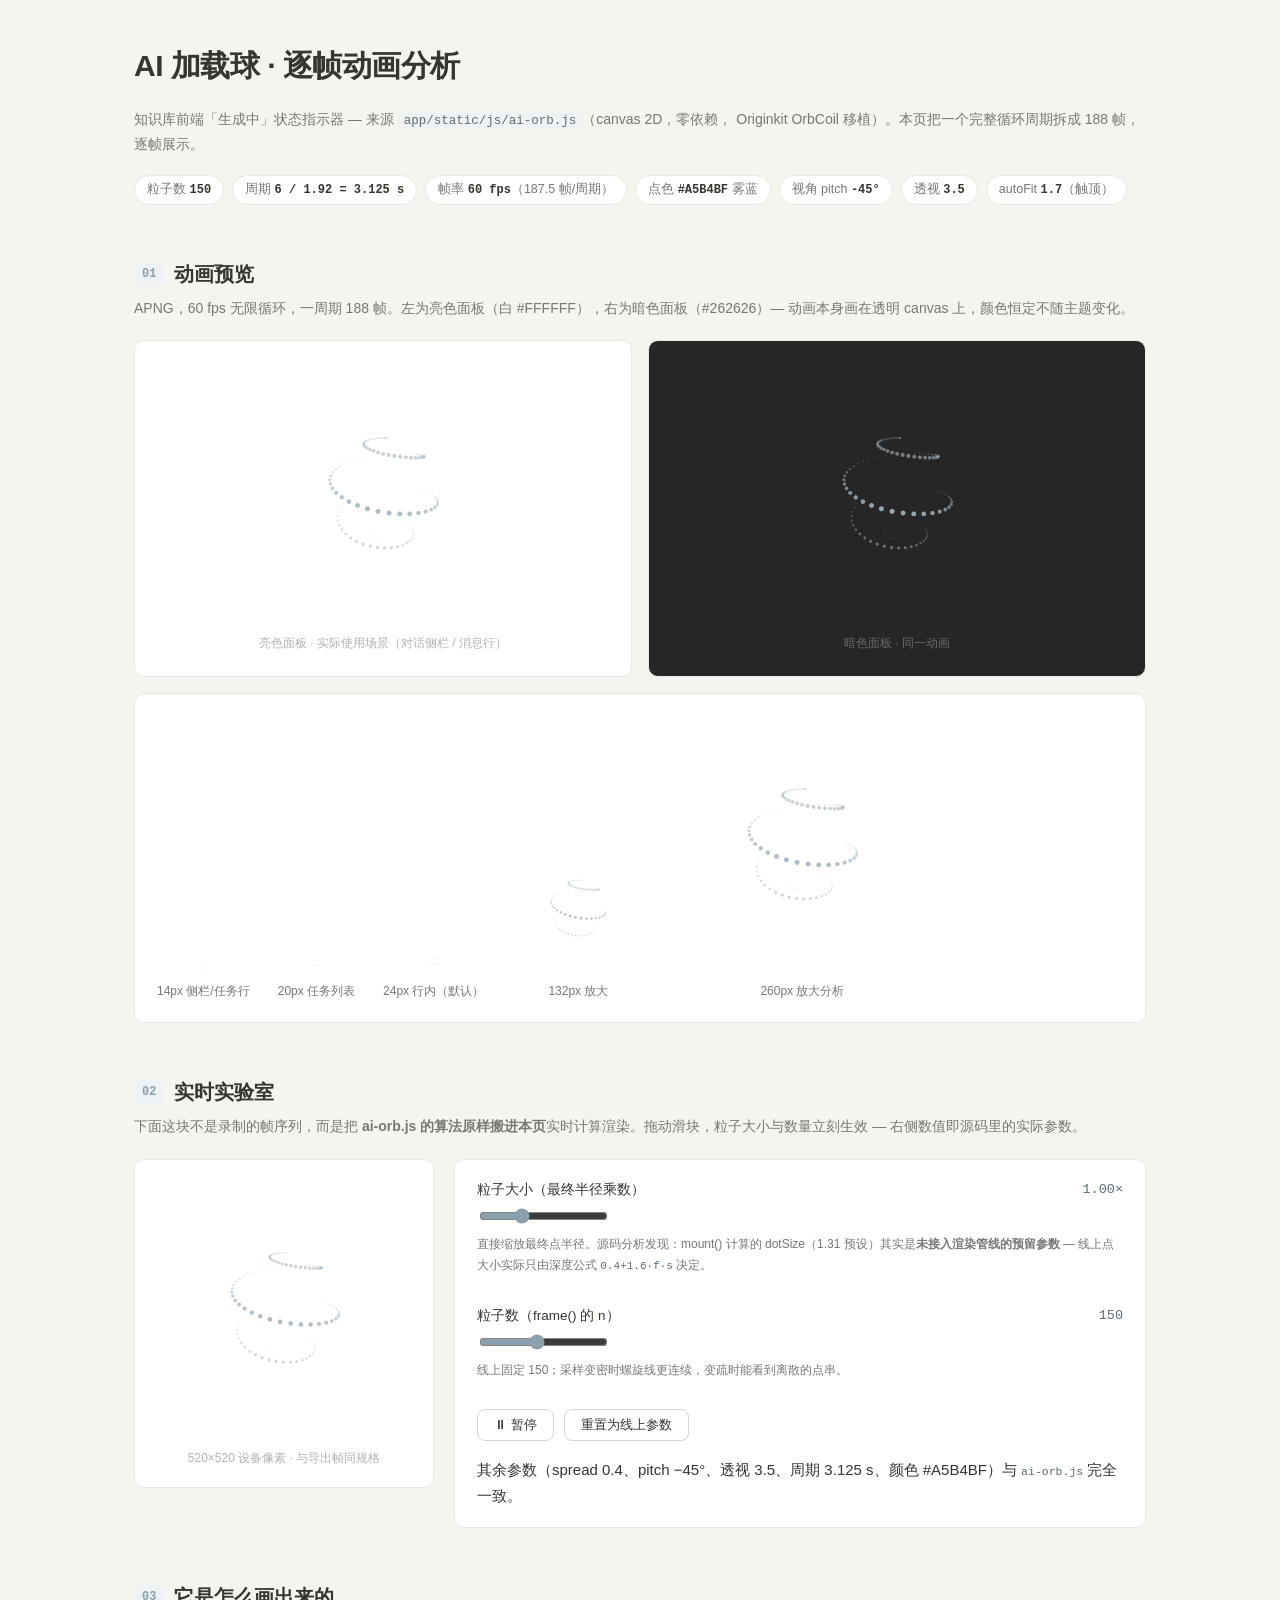
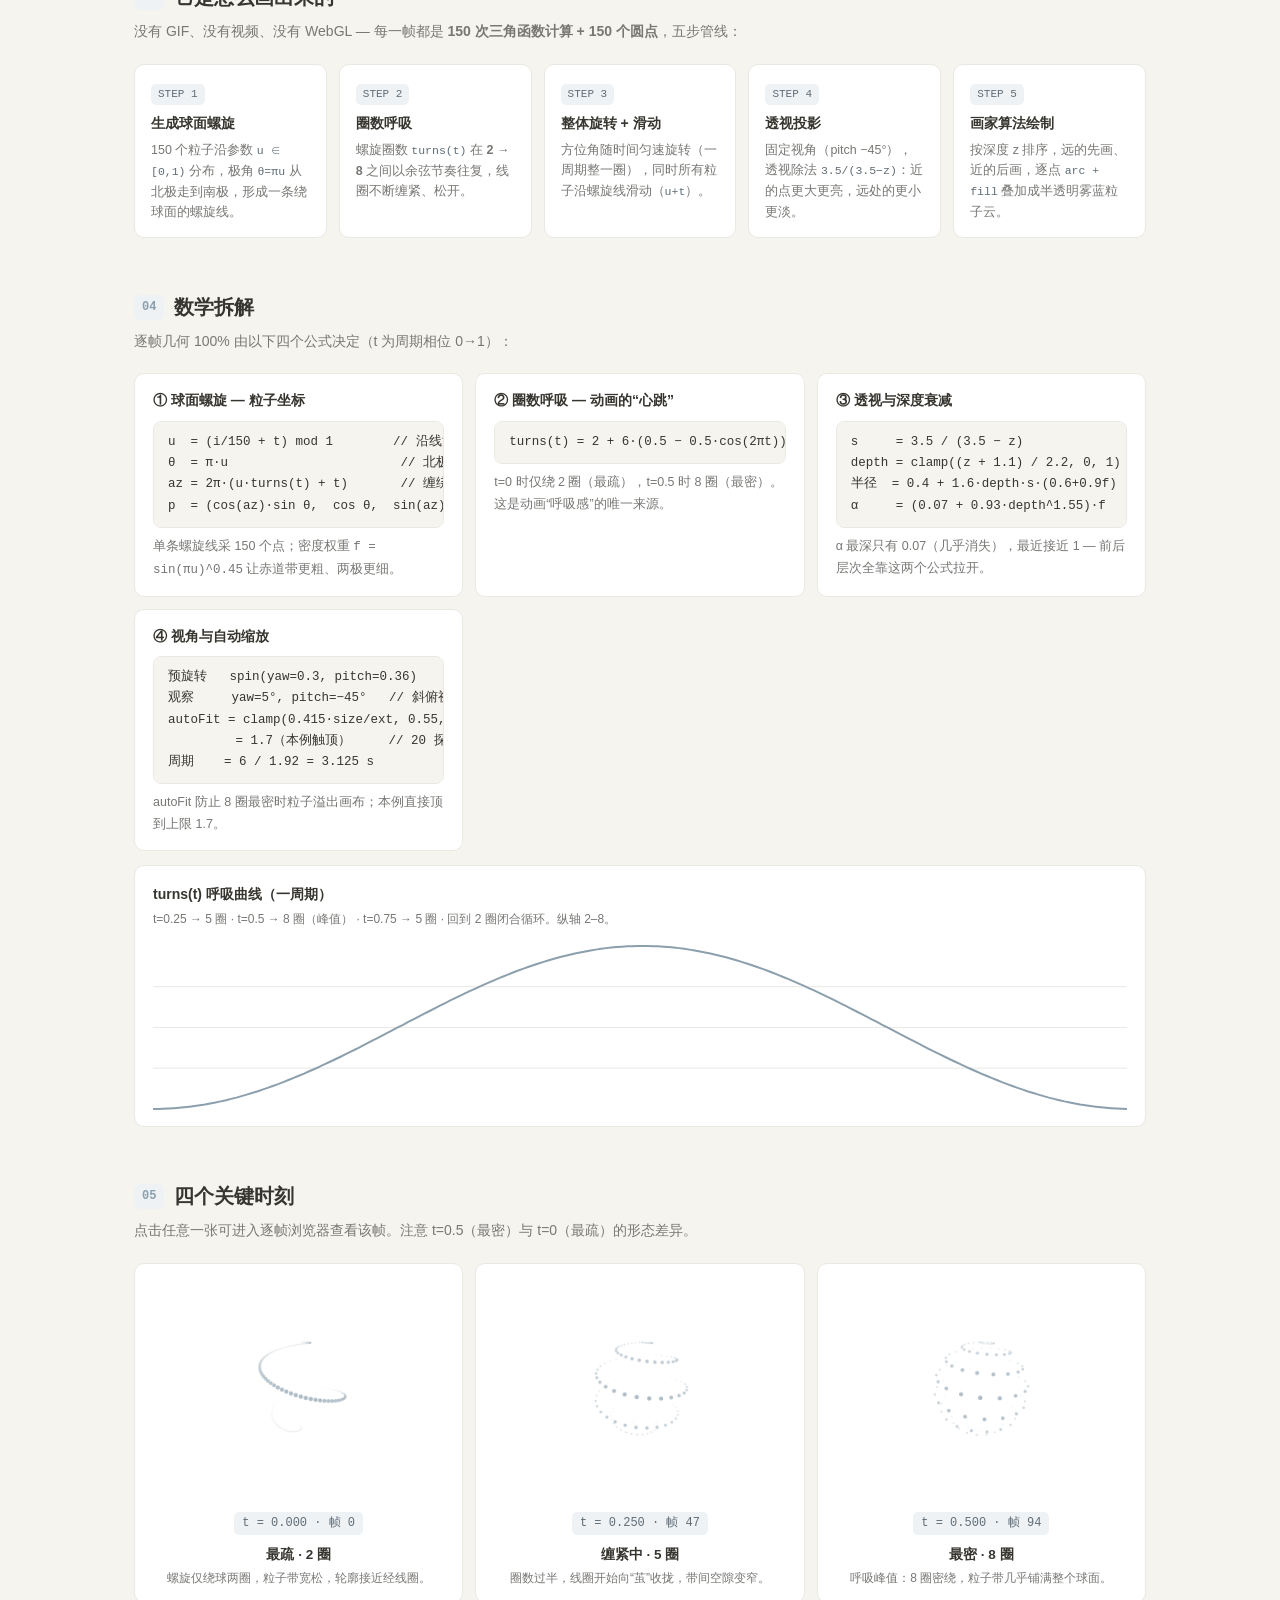
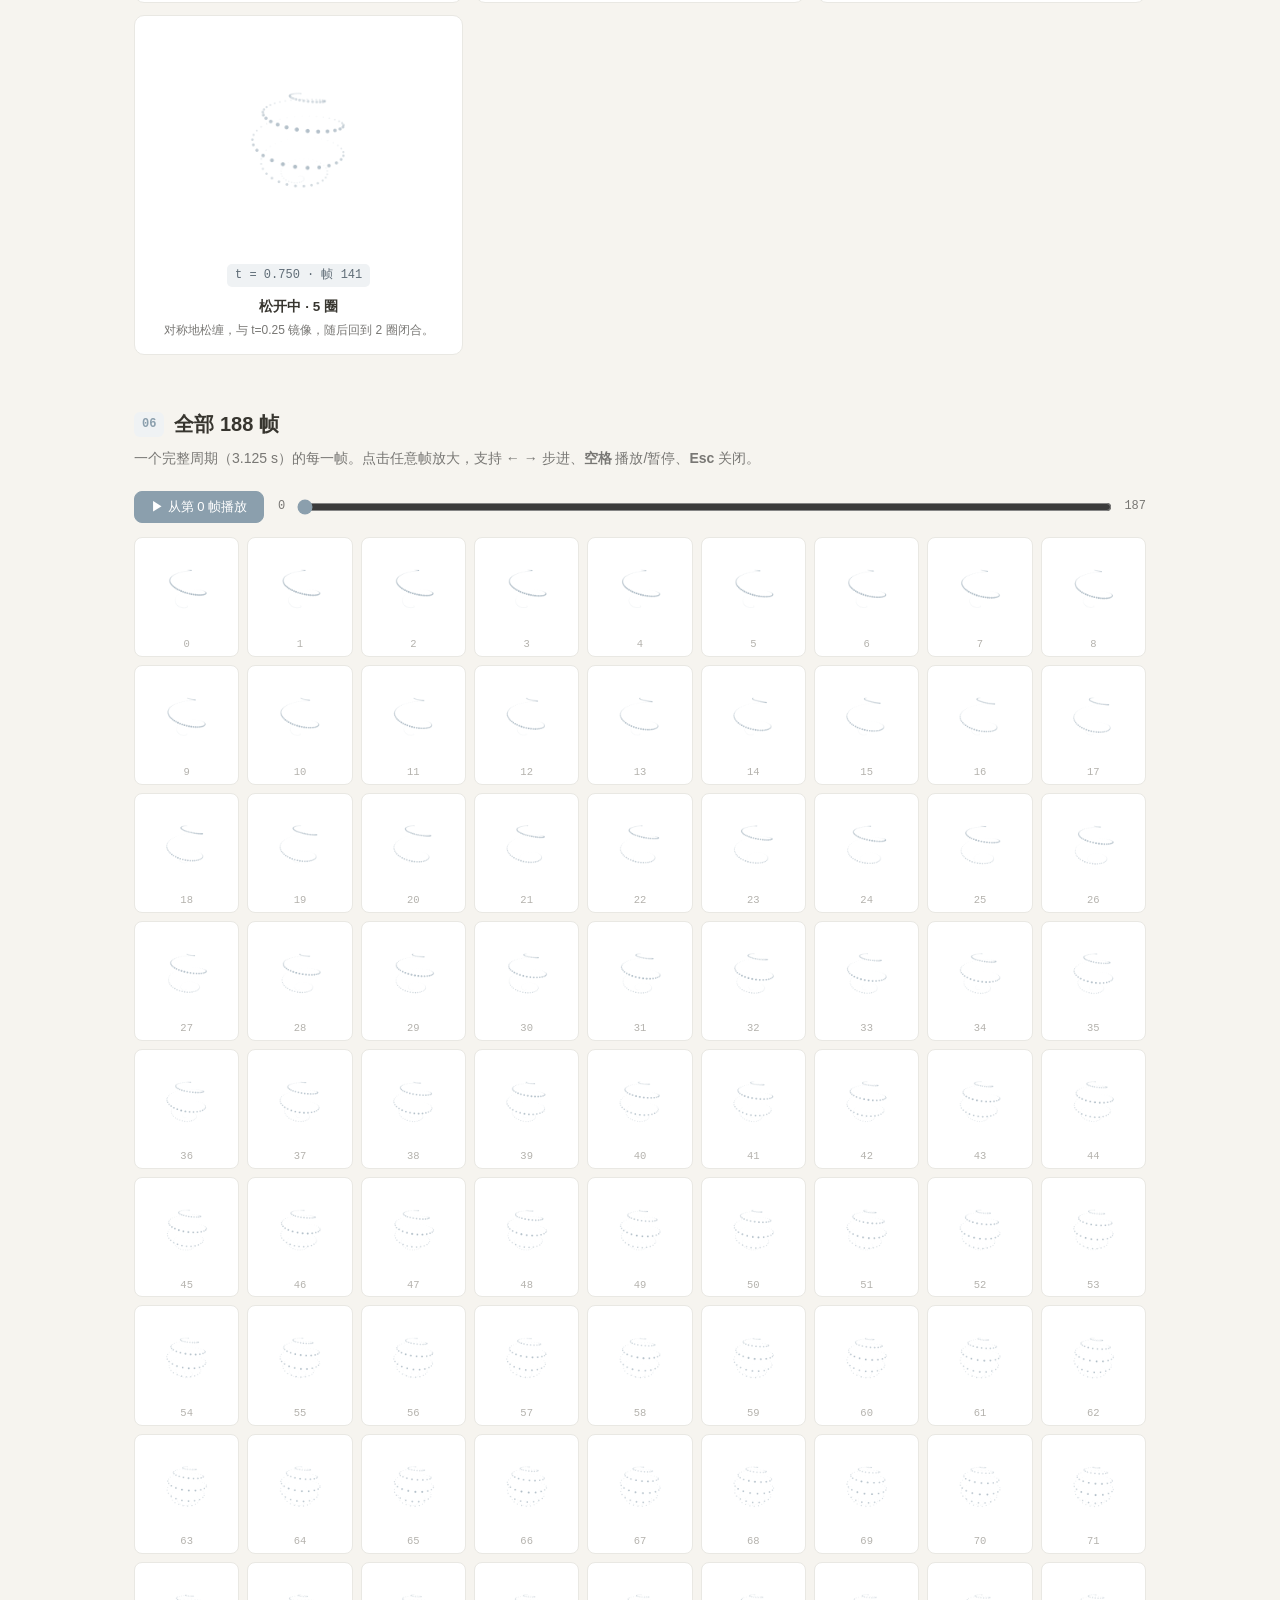
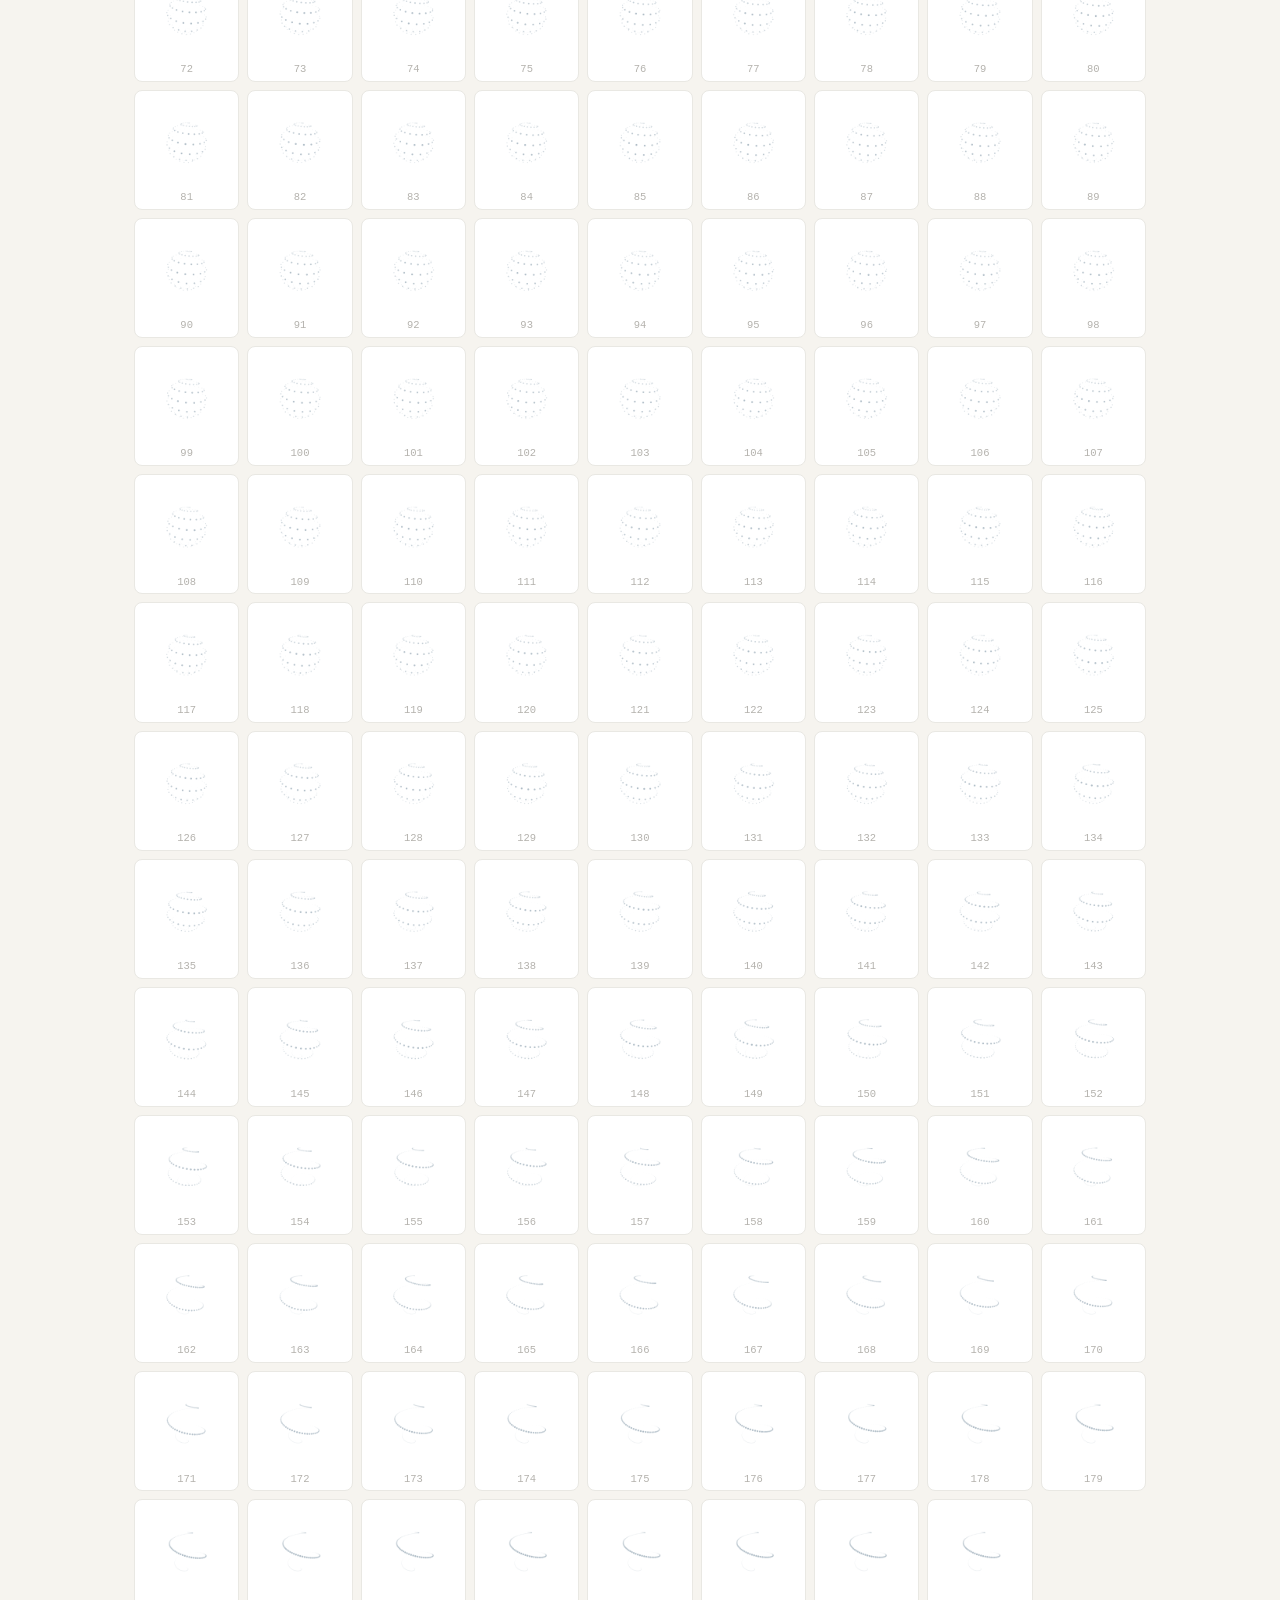
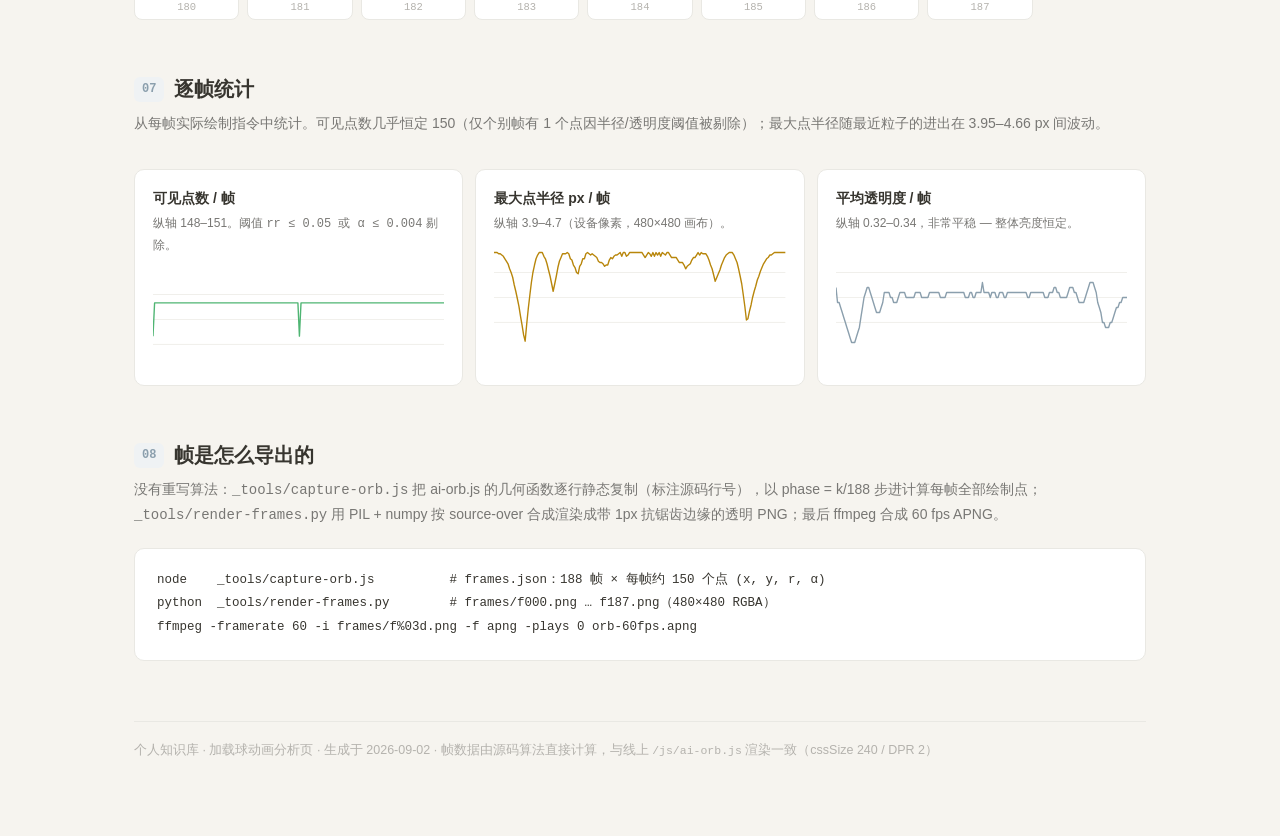
<file: docs/orb-analysis/index.html>
<!DOCTYPE html>
<html lang="zh-CN">
<head>
<meta charset="UTF-8">
<meta name="viewport" content="width=device-width, initial-scale=1.0">
<title>AI 加载球 · 逐帧动画分析</title>
<style>
  :root {
    --bg: #F6F4EF; --pane: #FFFFFF; --hover: #F1F0EB;
    --div: #E9E8E3; --div2: #D8D6D0;
    --t1: #37352F; --t2: #787774; --t3: #B4B2AD;
    --acc: #8B9FAD; --acc-t: #5F6C76; --acc-w: #EFF2F4;
    --dot: #A5B4BF; --dark: #262626;
    --mono: ui-monospace, "SF Mono", Menlo, Consolas, monospace;
  }
  * { box-sizing: border-box; }
  body {
    margin: 0; background: var(--bg); color: var(--t1);
    font: 15px/1.75 -apple-system, "PingFang SC", "Hiragino Sans GB", "Microsoft YaHei", sans-serif;
  }
  .wrap { max-width: 1060px; margin: 0 auto; padding: 40px 24px 80px; }
  header h1 { font-size: 30px; margin: 0 0 6px; letter-spacing: -0.5px; }
  header .sub { color: var(--t2); font-size: 14px; }
  header .sub code { background: var(--acc-w); color: var(--acc-t); padding: 1px 6px; border-radius: 4px; font-size: 12.5px; font-family: var(--mono); }
  .chips { display: flex; flex-wrap: wrap; gap: 8px; margin: 18px 0 0; }
  .chip { background: var(--pane); border: 1px solid var(--div); border-radius: 999px; padding: 3px 12px; font-size: 12.5px; color: var(--t2); }
  .chip b { color: var(--t1); font-weight: 600; font-family: var(--mono); font-size: 12px; }

  section { margin-top: 52px; counter-increment: sec; }
  h2 { font-size: 20px; margin: 0 0 4px; display: flex; align-items: center; gap: 10px; }
  h2::before {
    content: counter(sec, decimal-leading-zero);
    font-family: var(--mono); font-size: 12px; color: var(--acc);
    background: var(--acc-w); border-radius: 6px; padding: 2px 8px;
  }
  .lead { color: var(--t2); font-size: 14px; margin: 0 0 20px; }

  .card { background: var(--pane); border: 1px solid var(--div); border-radius: 10px; padding: 20px 22px; }

  /* hero 预览 */
  .hero { display: grid; grid-template-columns: 1fr 1fr; gap: 16px; }
  .hero .pane { border-radius: 10px; border: 1px solid var(--div); padding: 22px; display: flex; flex-direction: column; align-items: center; gap: 10px; }
  .pane.light { background: #FFFFFF; }
  .pane.dark { background: var(--dark); }
  .pane img.big { width: 260px; height: 260px; }
  .pane .cap { font-size: 12px; color: var(--t3); }
  .pane.dark .cap { color: #6A6A66; }
  .realsize { margin-top: 16px; display: flex; align-items: flex-end; gap: 28px; flex-wrap: wrap; }
  .realsize .rs { display: flex; flex-direction: column; align-items: center; gap: 7px; font-size: 12px; color: var(--t2); }
  .realsize img { image-rendering: auto; display: block; }

  /* 管线 */
  .pipe { display: grid; grid-template-columns: repeat(auto-fit, minmax(180px, 1fr)); gap: 12px; }
  .step { background: var(--pane); border: 1px solid var(--div); border-radius: 10px; padding: 14px 16px; }
  .step .n { font-family: var(--mono); font-size: 11px; color: var(--acc-t); background: var(--acc-w); display: inline-block; border-radius: 5px; padding: 1px 7px; margin-bottom: 6px; }
  .step h3 { font-size: 14px; margin: 0 0 4px; }
  .step p { margin: 0; font-size: 12.5px; color: var(--t2); line-height: 1.65; }
  .step code { font-family: var(--mono); font-size: 11.5px; color: var(--acc-t); }

  /* 公式 */
  .formulas { display: grid; grid-template-columns: repeat(auto-fit, minmax(300px, 1fr)); gap: 12px; }
  .fx { background: var(--pane); border: 1px solid var(--div); border-radius: 10px; padding: 14px 18px; }
  .fx h3 { margin: 0 0 8px; font-size: 14px; }
  .fx pre { margin: 0 0 8px; background: var(--bg); border: 1px solid var(--div); border-radius: 8px; padding: 10px 14px; overflow-x: auto; font-family: var(--mono); font-size: 12.5px; line-height: 1.7; color: var(--t1); }
  .fx p { margin: 0; font-size: 12.5px; color: var(--t2); }

  .chart { background: var(--pane); border: 1px solid var(--div); border-radius: 10px; padding: 16px 18px 10px; margin-top: 14px; }
  .chart h3 { margin: 0 0 2px; font-size: 14px; }
  .chart .cap { font-size: 12px; color: var(--t2); margin: 0 0 8px; }
  .chart svg { width: 100%; height: auto; display: block; }

  /* 关键帧 */
  .keyframes { display: grid; grid-template-columns: repeat(auto-fit, minmax(260px, 1fr)); gap: 12px; }
  .kf { background: var(--pane); border: 1px solid var(--div); border-radius: 10px; padding: 14px; text-align: center; cursor: pointer; transition: border-color .15s; }
  .kf:hover { border-color: var(--acc); }
  .kf img { width: 220px; height: 220px; }
  .kf .ph { font-family: var(--mono); font-size: 12px; color: var(--acc-t); background: var(--acc-w); border-radius: 5px; display: inline-block; padding: 1px 8px; margin-top: 6px; }
  .kf h3 { font-size: 13.5px; margin: 8px 0 2px; }
  .kf p { margin: 0; font-size: 12px; color: var(--t2); line-height: 1.6; }

  /* 实时实验室 */
  .lab { display: grid; grid-template-columns: 300px 1fr; gap: 20px; align-items: start; }
  .lab .stage { background: var(--pane); border: 1px solid var(--div); border-radius: 10px; padding: 18px; display: flex; flex-direction: column; gap: 10px; align-items: center; }
  .lab canvas { width: 260px; height: 260px; display: block; }
  .lab .ctrls { background: var(--pane); border: 1px solid var(--div); border-radius: 10px; padding: 18px 22px; display: flex; flex-direction: column; gap: 16px; }
  .lab .row label { display: flex; justify-content: space-between; font-size: 13.5px; color: var(--t1); margin-bottom: 4px; }
  .lab .row label .val { font-family: var(--mono); color: var(--acc-t); }
  .lab .row .note { font-size: 12px; color: var(--t2); margin-top: 2px; }
  .lab .btns { display: flex; gap: 10px; }

  /* 帧网格 */
  .toolbar { display: flex; align-items: center; gap: 14px; flex-wrap: wrap; margin-bottom: 14px; }
  button.act { background: var(--pane); border: 1px solid var(--div2); border-radius: 8px; padding: 6px 16px; font-size: 13px; color: var(--t1); cursor: pointer; }
  button.act:hover { background: var(--hover); border-color: var(--acc); }
  button.act.primary { background: var(--acc); border-color: var(--acc); color: #fff; }
  button.act.primary:hover { background: #7A93A2; }
  .scrub { flex: 1; min-width: 220px; display: flex; align-items: center; gap: 10px; font-size: 12px; color: var(--t2); font-family: var(--mono); }
  input[type=range] { flex: 1; accent-color: var(--acc); }
  .grid { display: grid; grid-template-columns: repeat(auto-fill, minmax(96px, 1fr)); gap: 8px; }
  .cell { background: #fff; border: 1px solid var(--div); border-radius: 8px; padding: 5px 5px 3px; cursor: pointer; text-align: center; transition: border-color .1s; }
  .cell:hover { border-color: var(--acc); }
  .cell.cur { border-color: var(--acc); box-shadow: 0 0 0 2px var(--acc-w); }
  .cell img { width: 100%; aspect-ratio: 1; display: block; border-radius: 4px; background: #fff; }
  .cell .k { font-family: var(--mono); font-size: 10.5px; color: var(--t3); display: block; line-height: 1.6; }

  /* 弹层 */
  .modal { position: fixed; inset: 0; background: rgba(30, 30, 30, 0.55); backdrop-filter: blur(3px); display: none; align-items: center; justify-content: center; z-index: 50; }
  .modal.open { display: flex; }
  .mbox { background: var(--pane); border-radius: 14px; padding: 18px 20px 16px; max-width: 92vw; box-shadow: 0 12px 48px rgba(0,0,0,.25); }
  .mbox .stage { display: flex; gap: 18px; align-items: center; justify-content: center; }
  .mbox img.frame { width: min(480px, 70vw); height: min(480px, 70vw); background: #fff; border: 1px solid var(--div); border-radius: 8px; }
  .mbox .meta { font-family: var(--mono); font-size: 12.5px; color: var(--t2); line-height: 2; min-width: 150px; }
  .mbox .meta b { color: var(--t1); font-size: 20px; font-weight: 600; }
  .mrow { display: flex; align-items: center; gap: 10px; margin-top: 12px; }
  .mrow .hint { margin-left: auto; font-size: 11.5px; color: var(--t3); }
  .close { position: absolute; top: 18px; right: 22px; font-size: 22px; color: #fff; background: none; border: none; cursor: pointer; line-height: 1; }

  /* 统计 */
  .stats { display: grid; grid-template-columns: repeat(auto-fit, minmax(280px, 1fr)); gap: 12px; }

  footer { margin-top: 60px; padding-top: 18px; border-top: 1px solid var(--div); color: var(--t3); font-size: 12.5px; }
  footer code { font-family: var(--mono); font-size: 11.5px; }

  @media (max-width: 720px) {
    .hero { grid-template-columns: 1fr; }
    .mbox .stage { flex-direction: column; }
    .mbox .meta { min-width: 0; }
  }
</style>
</head>
<body>
<div class="wrap">

<header>
  <h1>AI 加载球 · 逐帧动画分析</h1>
  <p class="sub">知识库前端「生成中」状态指示器 — 来源 <code>app/static/js/ai-orb.js</code>（canvas 2D，零依赖， Originkit OrbCoil 移植）。本页把一个完整循环周期拆成 188 帧，逐帧展示。</p>
  <div class="chips">
    <span class="chip">粒子数 <b>150</b></span>
    <span class="chip">周期 <b>6 / 1.92 = 3.125 s</b></span>
    <span class="chip">帧率 <b>60 fps</b>（187.5 帧/周期）</span>
    <span class="chip">点色 <b>#A5B4BF</b> 雾蓝</span>
    <span class="chip">视角 pitch <b>-45°</b></span>
    <span class="chip">透视 <b>3.5</b></span>
    <span class="chip">autoFit <b>1.7</b>（触顶）</span>
  </div>
</header>

<!-- 01 预览 -->
<section>
  <h2>动画预览</h2>
  <p class="lead">APNG，60 fps 无限循环，一周期 188 帧。左为亮色面板（白 #FFFFFF），右为暗色面板（#262626）— 动画本身画在透明 canvas 上，颜色恒定不随主题变化。</p>
  <div class="hero">
    <div class="pane light"><img class="big" src="orb-60fps.apng" alt="加载球动画·亮色背景"><div class="cap">亮色面板 · 实际使用场景（对话侧栏 / 消息行）</div></div>
    <div class="pane dark"><img class="big" src="orb-60fps.apng" alt="加载球动画·暗色背景"><div class="cap">暗色面板 · 同一动画</div></div>
  </div>
  <div class="card realsize">
    <div class="rs"><img src="orb-60fps.apng" style="width:14px;height:14px"><span>14px 侧栏/任务行</span></div>
    <div class="rs"><img src="orb-60fps.apng" style="width:20px;height:20px"><span>20px 任务列表</span></div>
    <div class="rs"><img src="orb-60fps.apng" style="width:24px;height:24px"><span>24px 行内（默认）</span></div>
    <div class="rs"><img src="orb-60fps.apng" style="width:132px;height:132px"><span>132px 放大</span></div>
    <div class="rs"><img src="orb-60fps.apng" style="width:260px;height:260px"><span>260px 放大分析</span></div>
  </div>
</section>

<!-- 02 机制 -->
<!-- 02 实时实验室 -->
<section>
  <h2>实时实验室</h2>
  <p class="lead">下面这块不是录制的帧序列，而是把 <b>ai-orb.js 的算法原样搬进本页</b>实时计算渲染。拖动滑块，粒子大小与数量立刻生效 — 右侧数值即源码里的实际参数。</p>
  <div class="lab">
    <div class="stage">
      <canvas id="labCanvas" width="520" height="520"></canvas>
      <span style="font-size:12px;color:var(--t3)">520×520 设备像素 · 与导出帧同规格</span>
    </div>
    <div class="ctrls">
      <div class="row">
        <label>粒子大小（最终半径乘数）<span class="val" id="labSizeVal">1.00×</span></label>
        <input type="range" id="labSize" min="0.1" max="3" step="0.05" value="1">
        <p class="note">直接缩放最终点半径。源码分析发现：mount() 计算的 dotSize（1.31 预设）其实是<b>未接入渲染管线的预留参数</b> — 线上点大小实际只由深度公式 <code style="font-family:var(--mono);font-size:11px;color:var(--acc-t)">0.4+1.6·f·s</code> 决定。</p>
      </div>
      <div class="row">
        <label>粒子数（frame() 的 n）<span class="val" id="labCountVal">150</span></label>
        <input type="range" id="labCount" min="30" max="300" step="10" value="150">
        <p class="note">线上固定 150；采样变密时螺旋线更连续，变疏时能看到离散的点串。</p>
      </div>
      <div class="btns">
        <button class="act" id="labPause">⏸ 暂停</button>
        <button class="act" id="labReset">重置为线上参数</button>
      </div>
      <p class="note" style="margin:0">其余参数（spread 0.4、pitch −45°、透视 3.5、周期 3.125 s、颜色 #A5B4BF）与 <code style="font-family:var(--mono);font-size:11.5px;color:var(--acc-t)">ai-orb.js</code> 完全一致。</p>
    </div>
  </div>
</section>

<section>
  <h2>它是怎么画出来的</h2>
  <p class="lead">没有 GIF、没有视频、没有 WebGL — 每一帧都是 <b>150 次三角函数计算 + 150 个圆点</b>，五步管线：</p>
  <div class="pipe">
    <div class="step"><span class="n">STEP 1</span><h3>生成球面螺旋</h3><p>150 个粒子沿参数 <code>u ∈ [0,1)</code> 分布，极角 <code>θ=πu</code> 从北极走到南极，形成一条绕球面的螺旋线。</p></div>
    <div class="step"><span class="n">STEP 2</span><h3>圈数呼吸</h3><p>螺旋圈数 <code>turns(t)</code> 在 <b>2 → 8</b> 之间以余弦节奏往复，线圈不断缠紧、松开。</p></div>
    <div class="step"><span class="n">STEP 3</span><h3>整体旋转 + 滑动</h3><p>方位角随时间匀速旋转（一周期整一圈），同时所有粒子沿螺旋线滑动（<code>u+t</code>）。</p></div>
    <div class="step"><span class="n">STEP 4</span><h3>透视投影</h3><p>固定视角（pitch −45°），透视除法 <code>3.5/(3.5−z)</code>：近的点更大更亮，远处的更小更淡。</p></div>
    <div class="step"><span class="n">STEP 5</span><h3>画家算法绘制</h3><p>按深度 z 排序，远的先画、近的后画，逐点 <code>arc + fill</code> 叠加成半透明雾蓝粒子云。</p></div>
  </div>
</section>

<!-- 03 数学 -->
<section>
  <h2>数学拆解</h2>
  <p class="lead">逐帧几何 100% 由以下四个公式决定（t 为周期相位 0→1）：</p>
  <div class="formulas">
    <div class="fx">
      <h3>① 球面螺旋 — 粒子坐标</h3>
      <pre>u  = (i/150 + t) mod 1        // 沿线滑动
θ  = π·u                       // 北极 → 南极
az = 2π·(u·turns(t) + t)       // 缠绕 + 整体旋转
p  = (cos(az)·sin θ,  cos θ,  sin(az)·sin θ)</pre>
      <p>单条螺旋线采 150 个点；密度权重 <code>f = sin(πu)^0.45</code> 让赤道带更粗、两极更细。</p>
    </div>
    <div class="fx">
      <h3>② 圈数呼吸 — 动画的“心跳”</h3>
      <pre>turns(t) = 2 + 6·(0.5 − 0.5·cos(2πt))   ∈ [2, 8]</pre>
      <p>t=0 时仅绕 2 圈（最疏），t=0.5 时 8 圈（最密）。这是动画“呼吸感”的唯一来源。</p>
    </div>
    <div class="fx">
      <h3>③ 透视与深度衰减</h3>
      <pre>s     = 3.5 / (3.5 − z)                    // 透视
depth = clamp((z + 1.1) / 2.2, 0, 1)
半径  = 0.4 + 1.6·depth·s·(0.6+0.9f)      // 近大远小
α     = (0.07 + 0.93·depth^1.55)·f       // 近实远虚</pre>
      <p>α 最深只有 0.07（几乎消失），最近接近 1 — 前后层次全靠这两个公式拉开。</p>
    </div>
    <div class="fx">
      <h3>④ 视角与自动缩放</h3>
      <pre>预旋转   spin(yaw=0.3, pitch=0.36)
观察     yaw=5°, pitch=−45°   // 斜俯视
autoFit = clamp(0.415·size/ext, 0.55, 1.7)
         = 1.7（本例触顶）     // 20 探针求包围盒
周期    = 6 / 1.92 = 3.125 s</pre>
      <p>autoFit 防止 8 圈最密时粒子溢出画布；本例直接顶到上限 1.7。</p>
    </div>
  </div>
  <div class="chart">
    <h3>turns(t) 呼吸曲线（一周期）</h3>
    <p class="cap">t=0.25 → 5 圈 · t=0.5 → 8 圈（峰值） · t=0.75 → 5 圈 · 回到 2 圈闭合循环。纵轴 2–8。</p>
    <svg id="svgTurns" viewBox="0 0 980 180" role="img" aria-label="turns 呼吸曲线"></svg>
  </div>
</section>

<!-- 04 关键帧 -->
<section>
  <h2>四个关键时刻</h2>
  <p class="lead">点击任意一张可进入逐帧浏览器查看该帧。注意 t=0.5（最密）与 t=0（最疏）的形态差异。</p>
  <div class="keyframes">
    <div class="kf" data-k="0"><img src="frames/f000.png" alt="t=0"><span class="ph">t = 0.000 · 帧 0</span><h3>最疏 · 2 圈</h3><p>螺旋仅绕球两圈，粒子带宽松，轮廓接近经线圈。</p></div>
    <div class="kf" data-k="47"><img src="frames/f047.png" alt="t=0.25"><span class="ph">t = 0.250 · 帧 47</span><h3>缠紧中 · 5 圈</h3><p>圈数过半，线圈开始向“茧”收拢，带间空隙变窄。</p></div>
    <div class="kf" data-k="94"><img src="frames/f094.png" alt="t=0.5"><span class="ph">t = 0.500 · 帧 94</span><h3>最密 · 8 圈</h3><p>呼吸峰值：8 圈密绕，粒子带几乎铺满整个球面。</p></div>
    <div class="kf" data-k="141"><img src="frames/f141.png" alt="t=0.75"><span class="ph">t = 0.750 · 帧 141</span><h3>松开中 · 5 圈</h3><p>对称地松缠，与 t=0.25 镜像，随后回到 2 圈闭合。</p></div>
  </div>
</section>

<!-- 05 逐帧 -->
<section>
  <h2>全部 188 帧</h2>
  <p class="lead">一个完整周期（3.125 s）的每一帧。点击任意帧放大，支持 <b>← →</b> 步进、<b>空格</b> 播放/暂停、<b>Esc</b> 关闭。</p>
  <div class="toolbar">
    <button class="act primary" id="playAll">▶ 从第 0 帧播放</button>
    <div class="scrub"><span>0</span><input type="range" id="scrub" min="0" max="187" value="0"><span>187</span></div>
  </div>
  <div class="grid" id="grid"></div>
</section>

<!-- 06 统计 -->
<section>
  <h2>逐帧统计</h2>
  <p class="lead">从每帧实际绘制指令中统计。可见点数几乎恒定 150（仅个别帧有 1 个点因半径/透明度阈值被剔除）；最大点半径随最近粒子的进出在 3.95–4.66 px 间波动。</p>
  <div class="stats">
    <div class="chart"><h3>可见点数 / 帧</h3><p class="cap">纵轴 148–151。阈值 <code>rr ≤ 0.05 或 α ≤ 0.004</code> 剔除。</p><svg id="svgCounts" viewBox="0 0 420 160"></svg></div>
    <div class="chart"><h3>最大点半径 px / 帧</h3><p class="cap">纵轴 3.9–4.7（设备像素，480×480 画布）。</p><svg id="svgRmax" viewBox="0 0 420 160"></svg></div>
    <div class="chart"><h3>平均透明度 / 帧</h3><p class="cap">纵轴 0.32–0.34，非常平稳 — 整体亮度恒定。</p><svg id="svgAmean" viewBox="0 0 420 160"></svg></div>
  </div>
</section>

<!-- 07 复现 -->
<section>
  <h2>帧是怎么导出的</h2>
  <p class="lead">没有重写算法：<code>_tools/capture-orb.js</code> 把 ai-orb.js 的几何函数逐行静态复制（标注源码行号），以 phase = k/188 步进计算每帧全部绘制点；<code>_tools/render-frames.py</code> 用 PIL + numpy 按 source-over 合成渲染成带 1px 抗锯齿边缘的透明 PNG；最后 ffmpeg 合成 60 fps APNG。</p>
  <div class="card">
    <pre style="margin:0;font-family:var(--mono);font-size:12.5px;line-height:1.9;overflow-x:auto">node    _tools/capture-orb.js          # frames.json：188 帧 × 每帧约 150 个点 (x, y, r, α)
python  _tools/render-frames.py        # frames/f000.png … f187.png（480×480 RGBA）
ffmpeg -framerate 60 -i frames/f%03d.png -f apng -plays 0 orb-60fps.apng</pre>
  </div>
</section>

<footer>
  个人知识库 · 加载球动画分析页 · 生成于 2026-09-02 · 帧数据由源码算法直接计算，与线上 <code>/js/ai-orb.js</code> 渲染一致（cssSize 240 / DPR 2）
</footer>
</div>

<!-- 弹层播放器 -->
<div class="modal" id="modal">
  <button class="close" id="mClose" aria-label="关闭">✕</button>
  <div class="mbox">
    <div class="stage">
      <img class="frame" id="mImg" src="frames/f000.png" alt="当前帧">
      <div class="meta">
        帧 <b id="mK">0</b> / 187<br>
        相位 t = <span id="mT">0.000</span><br>
        时间 <span id="mSec">0.000 s</span><br>
        可见点数 <span id="mDots">150</span>
      </div>
    </div>
    <div class="mrow">
      <button class="act" id="mPrev">← 上一帧</button>
      <button class="act primary" id="mPlay">▶ 播放</button>
      <button class="act" id="mNext">下一帧 →</button>
      <input type="range" id="mScrub" min="0" max="187" value="0" style="flex:1">
      <span class="hint">← → 步进 · 空格 播放 · Esc 关闭</span>
    </div>
  </div>
</div>

<script src="data.js"></script>
<script>
/* 实时实验室 — 几何复制自 app/static/js/ai-orb.js（同 _tools/capture-orb.js），frame 的 n 参数化 */
(function () {
  "use strict";
  var TAU = Math.PI * 2, BASE_SPREAD = 0.3, PERSPECTIVE = 3.5, MIN_RADIUS = 0.6, MAX_DOTS = 1024;
  var RAD = Math.PI / 180, DOT = "#A5B4BF";

  function spin(p, yaw, pitch) {
    var ca = Math.cos(yaw), sa = Math.sin(yaw);
    var rx = p[0] * ca - p[2] * sa, rz = p[0] * sa + p[2] * ca;
    var co = Math.cos(pitch), so = Math.sin(pitch);
    return [rx, p[1] * co - rz * so, p[1] * so + rz * co, p[3], p[4], p[5]];
  }
  function frame(t, P, out, n) {
    var turns = 2 + 6 * (0.5 - 0.5 * Math.cos(TAU * t));
    for (var i = 0; i < n; i += 1) {
      var u = (i / n + t) % 1, th = Math.PI * u, sr = Math.sin(th);
      var az = u * TAU * turns + TAU * t;
      var f = Math.pow(Math.sin(Math.PI * u), 0.45);
      out.push(spin(
        [Math.cos(az) * sr, Math.cos(th), Math.sin(az) * sr, 0.6 + 0.9 * f, f, i % 15 === 0 ? P.acc : P.dot],
        0.3, 0.36
      ));
    }
  }
  function project(pts, size, P, emit) {
    var c = size / 2, R = size * BASE_SPREAD * P.sp, yaw = P.yw + TAU * P.sn * P.t;
    var list = [];
    for (var i = 0; i < pts.length; i++) {
      var q = spin(pts[i], yaw, P.pc), z = q[2];
      var s = PERSPECTIVE / (PERSPECTIVE - z);
      var f = Math.max(0, Math.min(1, (z + 1.1) / 2.2));
      list.push([
        c + q[0] * R * s, c + q[1] * R * s,
        0.4 + 1.6 * f * s * (q[3] === undefined ? 1 : q[3]),
        (0.07 + 0.93 * Math.pow(f, 1.55)) * (q[4] === undefined ? 1 : q[4]),
        q[5] || P.dot, z
      ]);
    }
    list.sort(function (a, b) { return a[5] - b[5]; });
    for (var k = 0; k < list.length; k++) emit(list[k][0], list[k][1], list[k][2], list[k][3], list[k][4]);
  }
  function autoFit(size, P) {
    var half = size / 2, ext = 0;
    function emit(x, y, r, a) { if (a <= 0.05 || r <= 0.15) return; ext = Math.max(ext, Math.abs(x - half) + 0.5 * r, Math.abs(y - half) + 0.5 * r); }
    for (var k = 0; k < 20; k++) {
      var probe = { sp: P.sp, ds: 1, yw: P.restTurn, sn: P.sn, pc: P.restTilt, t: k / 20, dot: "#fff", acc: "#fff" };
      var out = []; frame(probe.t, probe, out, 150); project(out, size, probe, emit);
    }
    return ext > 1 ? Math.max(0.55, Math.min(1.7, 0.415 * size / ext)) : 1;
  }

  var canvas = document.getElementById("labCanvas");
  if (!canvas || !canvas.getContext) return;
  var ctx = canvas.getContext("2d");
  var size = canvas.width;
  var P = { sp: 0.4, yw: 5 * RAD, sn: 3, pc: -45 * RAD, restTurn: 5 * RAD, restTilt: -45 * RAD, t: 0, dot: DOT, acc: DOT };
  var fit = autoFit(size, P);
  var st = { mult: 1, n: 150, phase: 0, paused: false };

  function draw() {
    var out = []; frame(st.phase, P, out, st.n);
    ctx.clearRect(0, 0, size, size);
    var drawn = 0, half = size / 2;
    project(out, size, P, function (x, y, r, a, col) {
      if (drawn >= MAX_DOTS) return;
      var rr = r * (0.55 + 0.45 * fit) * st.mult;
      if (rr <= 0.05 || a <= 0.004) return;
      var cx = half + (x - half) * fit, cy = half + (y - half) * fit;
      var dr = rr, da = Math.min(1, a);
      if (dr < MIN_RADIUS) { da *= (dr / MIN_RADIUS) * (dr / MIN_RADIUS); dr = MIN_RADIUS; }
      ctx.globalAlpha = da; ctx.fillStyle = col;
      ctx.beginPath(); ctx.arc(cx, cy, dr, 0, TAU); ctx.fill();
      drawn += 1;
    });
    ctx.globalAlpha = 1;
  }

  var last = performance.now(), rafId = 0;
  function loop(now) {
    if (st.paused) return;
    var dt = Math.min(0.05, (now - last) / 1000); last = now;
    st.phase = (st.phase + dt * 1.92 / 6) % 1;
    draw();
    rafId = requestAnimationFrame(loop);
  }
  function resume() { last = performance.now(); if (!st.paused) rafId = requestAnimationFrame(loop); }

  var sizeEl = document.getElementById("labSize"), countEl = document.getElementById("labCount");
  var sizeVal = document.getElementById("labSizeVal"), countVal = document.getElementById("labCountVal");
  var pauseBtn = document.getElementById("labPause"), resetBtn = document.getElementById("labReset");

  sizeEl.addEventListener("input", function () {
    st.mult = +sizeEl.value;
    sizeVal.textContent = st.mult.toFixed(2) + "×";
    if (st.paused) draw();
  });
  countEl.addEventListener("input", function () {
    st.n = +countEl.value;
    countVal.textContent = st.n;
    if (st.paused) draw();
  });
  pauseBtn.addEventListener("click", function () {
    st.paused = !st.paused;
    pauseBtn.textContent = st.paused ? "▶ 播放" : "⏸ 暂停";
    if (st.paused) cancelAnimationFrame(rafId); else resume();
  });
  resetBtn.addEventListener("click", function () {
    st.mult = 1; st.n = 150;
    sizeEl.value = 1; countEl.value = 150;
    sizeVal.textContent = "1.00×"; countVal.textContent = "150";
    if (st.paused) draw();
  });
  document.addEventListener("visibilitychange", function () {
    if (document.hidden) cancelAnimationFrame(rafId);
    else if (!st.paused) resume();
  });

  draw();
  rafId = requestAnimationFrame(loop);
})();
</script>
<script>
(function () {
  "use strict";
  var N = DATA.N, STEP_MS = 1000 / 60;

  /* ---------- SVG 折线 ---------- */
  function line(svgId, values, lo, hi, color) {
    var svg = document.getElementById(svgId);
    if (!svg) return;
    var W = svg.viewBox.baseVal.width, H = svg.viewBox.baseVal.height;
    var pad = 8, plotH = H - 2 * pad;
    var pts = values.map(function (v, i) {
      var x = (i / (values.length - 1)) * W;
      var y = pad + (1 - (v - lo) / (hi - lo)) * plotH;
      return x.toFixed(1) + "," + y.toFixed(1);
    }).join(" ");
    var NS = "http://www.w3.org/2000/svg";
    var grid = document.createElementNS(NS, "g");
    [0.25, 0.5, 0.75].forEach(function (f) {
      var l = document.createElementNS(NS, "line");
      l.setAttribute("x1", 0); l.setAttribute("x2", W);
      l.setAttribute("y1", pad + f * plotH); l.setAttribute("y2", pad + f * plotH);
      l.setAttribute("stroke", "#E9E8E3"); l.setAttribute("stroke-width", 1);
      grid.appendChild(l);
    });
    var p = document.createElementNS(NS, "polyline");
    p.setAttribute("points", pts);
    p.setAttribute("fill", "none"); p.setAttribute("stroke", color);
    p.setAttribute("stroke-width", 2); p.setAttribute("stroke-linejoin", "round");
    svg.appendChild(grid); svg.appendChild(p);
    svg.setAttribute("preserveAspectRatio", "none");
  }
  line("svgTurns", DATA.turns, 2, 8, "#8B9FAD");
  line("svgCounts", DATA.counts, 148, 151, "#4FB573");
  line("svgRmax", DATA.rMax, 3.9, 4.7, "#B8860B");
  line("svgAmean", DATA.aMean, 0.32, 0.34, "#8B9FAD");

  /* ---------- 帧网格 ---------- */
  var grid = document.getElementById("grid");
  var cells = [];
  for (var k = 0; k < N; k += 1) {
    var cell = document.createElement("div");
    cell.className = "cell";
    cell.setAttribute("data-k", k);
    var img = document.createElement("img");
    img.loading = "lazy";
    img.decoding = "async";
    img.src = "frames/f" + String(k).padStart(3, "0") + ".png";
    img.alt = "帧 " + k;
    var label = document.createElement("span");
    label.className = "k";
    label.textContent = k;
    cell.appendChild(img); cell.appendChild(label);
    cell.addEventListener("click", function (e) { open(+e.currentTarget.getAttribute("data-k")); });
    grid.appendChild(cell); cells.push(cell);
  }

  /* ---------- 弹层播放器 ---------- */
  var modal = document.getElementById("modal");
  var mImg = document.getElementById("mImg");
  var mK = document.getElementById("mK"), mT = document.getElementById("mT");
  var mSec = document.getElementById("mSec"), mDots = document.getElementById("mDots");
  var mScrub = document.getElementById("mScrub"), mPlay = document.getElementById("mPlay");
  var cur = 0, playing = false, acc = 0, lastTs = 0, rafId = 0;

  function show(k) {
    cur = (k + N) % N;
    mImg.src = "frames/f" + String(cur).padStart(3, "0") + ".png";
    mK.textContent = cur;
    mT.textContent = (cur / N).toFixed(3);
    mSec.textContent = (cur / N * DATA.period).toFixed(3) + " s";
    mDots.textContent = DATA.counts[cur];
    mScrub.value = cur;
    cells.forEach(function (c, i) { c.classList.toggle("cur", i === cur); });
    var active = cells[cur];
    if (active && active.scrollIntoView) active.scrollIntoView({ block: "nearest" });
  }
  function frame(ts) {
    if (!playing) return;
    if (!lastTs) lastTs = ts;
    acc += ts - lastTs; lastTs = ts;
    while (acc >= STEP_MS) { acc -= STEP_MS; show(cur + 1); }
    rafId = requestAnimationFrame(frame);
  }
  function play() {
    playing = true; acc = 0; lastTs = 0;
    mPlay.textContent = "⏸ 暂停";
    rafId = requestAnimationFrame(frame);
  }
  function pause() {
    playing = false; cancelAnimationFrame(rafId);
    mPlay.textContent = "▶ 播放";
  }
  function open(k) {
    modal.classList.add("open");
    document.body.style.overflow = "hidden";
    show(k);
  }
  function close() {
    pause(); modal.classList.remove("open");
    document.body.style.overflow = "";
  }

  mPlay.addEventListener("click", function () { playing ? pause() : play(); });
  document.getElementById("mPrev").addEventListener("click", function () { pause(); show(cur - 1); });
  document.getElementById("mNext").addEventListener("click", function () { pause(); show(cur + 1); });
  document.getElementById("mClose").addEventListener("click", close);
  modal.addEventListener("click", function (e) { if (e.target === modal) close(); });
  mScrub.addEventListener("input", function () { pause(); show(+mScrub.value); });
  document.addEventListener("keydown", function (e) {
    if (!modal.classList.contains("open")) return;
    if (e.key === "Escape") close();
    else if (e.key === "ArrowLeft") { pause(); show(cur - 1); }
    else if (e.key === "ArrowRight") { pause(); show(cur + 1); }
    else if (e.key === " ") { e.preventDefault(); playing ? pause() : play(); }
  });

  /* 顶部工具 */
  document.getElementById("playAll").addEventListener("click", function () { open(0); play(); });
  document.getElementById("scrub").addEventListener("input", function (e) {
    var k = +e.target.value;
    cells.forEach(function (c, i) { c.classList.toggle("cur", i === k); });
    if (modal.classList.contains("open")) show(k);
  });
  /* 关键帧点击 */
  document.querySelectorAll(".kf").forEach(function (kf) {
    kf.addEventListener("click", function () { open(+kf.getAttribute("data-k")); });
  });
})();
</script>
</body>
</html>
</file>
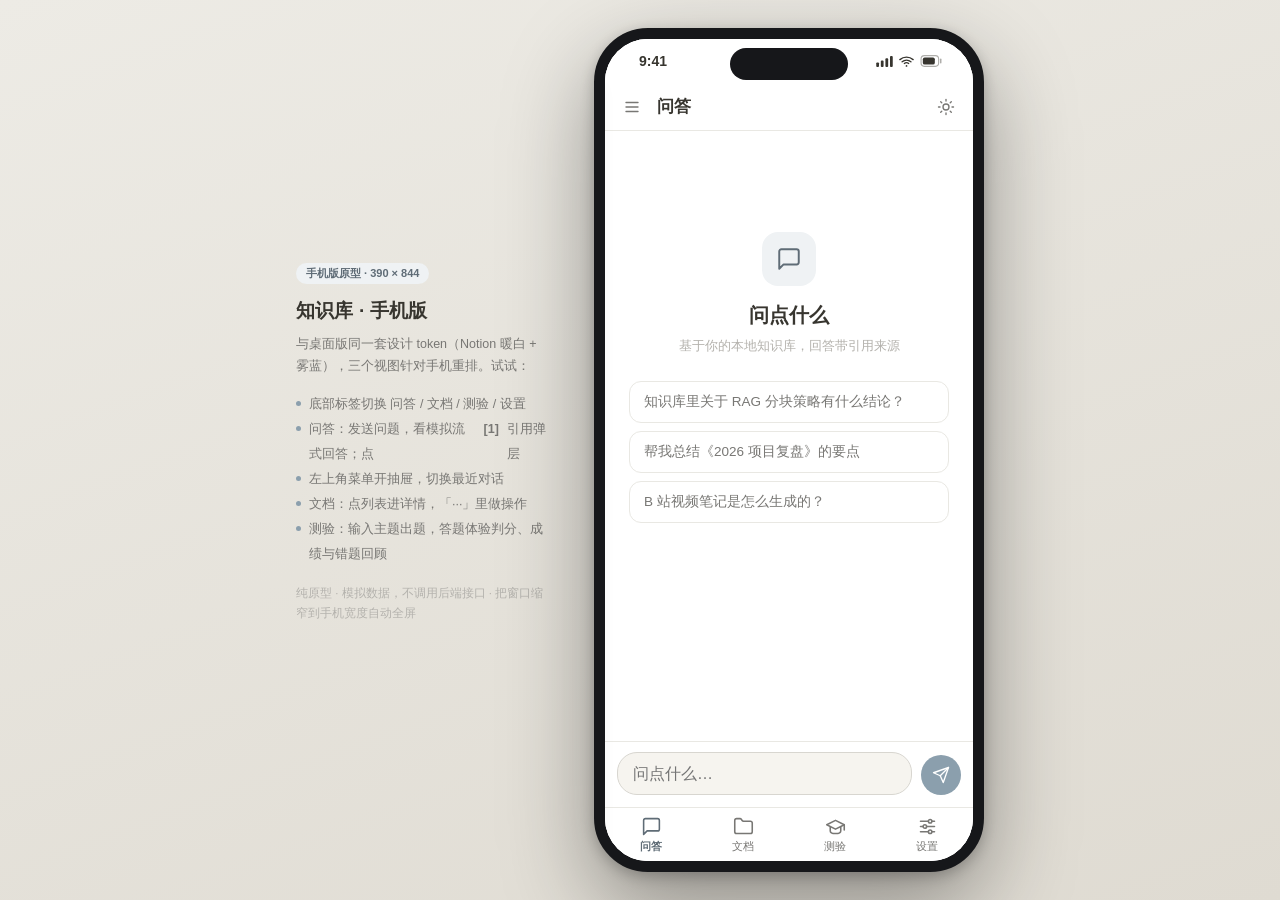
<file: app/static/mobile/index.html>
<!doctype html>
<html lang="zh-CN">
<head>
<meta charset="utf-8">
<meta name="viewport" content="width=device-width, initial-scale=1, viewport-fit=cover">
<title>知识库 · 手机版原型</title>
<meta name="description" content="个人知识库手机版响应式布局原型（独立演示页，不调用后端）">
<meta name="theme-color" content="#F6F4EF">
<style>
/* ============================================================
   知识库 · 手机版原型 v1
   自包含单文件：与桌面版共用设计 token（Notion 暖白 + 雾蓝），
   不引用 /css/app.css、/js/app.js，不调用任何后端 API。
   ============================================================ */

/* ---------- tokens（与 app/static/css/app.css 保持一致） ---------- */
:root {
  --bg-frame: #F6F4EF;
  --bg-pane: #FFFFFF;
  --bg-hover: #F1F0EB;
  --divider: #E9E8E3;
  --divider-2: #D8D6D0;
  --text-1: #37352F;
  --text-2: #787774;
  --text-3: #B4B2AD;
  --accent: #8B9FAD;
  --accent-text: #5F6C76;
  --accent-weak: #EFF2F4;
  --ok: #4FB573;
  --err: #C0392B;
  --warn: #B8860B;
  --orb-line: #C9D3DA;
  --shadow-pop: 0 4px 16px rgba(0, 0, 0, 0.08);
  --stage-a: #EDEBE5;
  --stage-b: #DFDBD2;
}
[data-theme="dark"] {
  --bg-frame: #1E1E1E;
  --bg-pane: #262626;
  --bg-hover: #303030;
  --divider: #3A3A38;
  --divider-2: #4A4A47;
  --text-1: #DCDDDE;
  --text-2: #9B9B97;
  --text-3: #6A6A66;
  --accent: #A5B4BF;
  --accent-text: #C3CDD5;
  --accent-weak: #32373B;
  --orb-line: #4E5A62;
  --shadow-pop: 0 4px 16px rgba(0, 0, 0, 0.4);
  --stage-a: #191919;
  --stage-b: #101010;
}

/* ---------- 基础 ---------- */
* { box-sizing: border-box; }
[hidden] { display: none !important; }
html, body { height: 100%; }
body {
  margin: 0;
  font-family: -apple-system, "PingFang SC", "Microsoft YaHei", sans-serif;
  font-size: 14px;
  color: var(--text-1);
  background: linear-gradient(160deg, var(--stage-a), var(--stage-b));
  overflow: hidden;
}
button { font: inherit; color: inherit; background: none; border: 0; padding: 0; cursor: pointer; -webkit-tap-highlight-color: transparent; }
input, textarea {
  font: inherit; color: var(--text-1);
  background: var(--bg-pane); border: 1px solid var(--divider-2); border-radius: 8px;
  padding: 8px 12px; outline: none;
}
input:focus, textarea:focus { border-color: var(--accent); }
.ic { width: 18px; height: 18px; fill: none; stroke: currentColor; stroke-width: 1.8; stroke-linecap: round; stroke-linejoin: round; flex: none; }
.spacer { flex: 1; }
::selection { background: var(--accent-weak); }

/* ---------- 桌面预览舞台：手机框 + 说明 ---------- */
.stage {
  height: 100%; display: flex; align-items: center; justify-content: center;
  gap: 48px; padding: 28px;
}
.stage-note { width: 250px; flex: none; }
.stage-note h1 { font-size: 19px; margin: 0 0 10px; letter-spacing: 0.01em; }
.stage-note p { font-size: 12.5px; color: var(--text-2); line-height: 1.75; margin: 0 0 14px; }
.stage-note ul { margin: 0; padding: 0; list-style: none; font-size: 12.5px; color: var(--text-2); line-height: 2; }
.stage-note li { display: flex; gap: 8px; align-items: baseline; }
.stage-note li::before { content: ""; width: 5px; height: 5px; border-radius: 50%; background: var(--accent); flex: none; transform: translateY(-2px); }
.stage-note .fine { font-size: 11.5px; color: var(--text-3); margin-top: 16px; }
.stage-note .tag {
  display: inline-block; font-size: 11px; color: var(--accent-text);
  background: var(--accent-weak); border-radius: 99px; padding: 3px 10px; margin-bottom: 14px; font-weight: 600;
}

.phone {
  width: 390px; height: min(844px, 94vh); flex: none;
  border: 11px solid #16171A; border-radius: 54px;
  box-shadow: 0 34px 90px rgba(0, 0, 0, 0.38), 0 4px 14px rgba(0, 0, 0, 0.22);
  overflow: hidden; position: relative; background: var(--bg-pane);
}

/* ---------- 应用骨架（手机屏幕内） ---------- */
.screen {
  position: absolute; inset: 0;
  display: flex; flex-direction: column;
  background: var(--bg-pane); overflow: hidden;
  padding-top: env(safe-area-inset-top);
}
.statusbar {
  height: 44px; flex: none; position: relative; z-index: 60;
  display: flex; align-items: center; justify-content: space-between;
  padding: 0 30px 0 34px; background: var(--bg-pane);
  font-size: 14px; font-weight: 600; color: var(--text-1); user-select: none;
}
.island {
  position: absolute; top: 9px; left: 50%; transform: translateX(-50%);
  width: 118px; height: 32px; border-radius: 20px; background: #16171A;
}
.sb-icons { display: flex; align-items: center; gap: 6px; }
.sb-icons svg { display: block; }

.viewport { flex: 1; position: relative; display: flex; flex-direction: column; min-height: 0; }
.views { flex: 1; position: relative; min-height: 0; }
.view { position: absolute; inset: 0; display: flex; flex-direction: column; min-height: 0; }
.view[hidden] { display: none; }

/* 顶栏 */
.bar {
  height: 48px; flex: none; display: flex; align-items: center; gap: 8px;
  padding: 0 10px; background: var(--bg-pane); border-bottom: 1px solid var(--divider);
  z-index: 5;
}
.bar-title { font-size: 16.5px; font-weight: 700; letter-spacing: 0.01em; }
.bar-title.ell { flex: 1; min-width: 0; overflow: hidden; text-overflow: ellipsis; white-space: nowrap; }
.bar-btn {
  width: 34px; height: 34px; border-radius: 9px; flex: none;
  display: flex; align-items: center; justify-content: center; color: var(--text-2);
}
.bar-btn:active { background: var(--bg-hover); }
.bar-txt {
  flex: none; display: inline-flex; align-items: center; gap: 6px;
  font-size: 13px; color: var(--text-1);
  border: 1px solid var(--divider-2); border-radius: 8px; padding: 6px 11px;
}
.bar-txt:active { background: var(--bg-hover); }
.bar-txt .ic { width: 14px; height: 14px; }

.scroll { flex: 1; overflow-y: auto; min-height: 0; overscroll-behavior: contain; -webkit-overflow-scrolling: touch; }

/* ---------- 问答 ---------- */
.doc-col { max-width: 660px; margin: 0 auto; padding: 20px 18px 28px; }
.empty-wrap { padding-top: 9vh; text-align: center; }
.empty-logo {
  width: 54px; height: 54px; margin: 0 auto 16px; border-radius: 16px;
  background: var(--accent-weak); color: var(--accent-text);
  display: flex; align-items: center; justify-content: center;
}
.empty-logo .ic { width: 26px; height: 26px; }
.empty-hi { font-size: 20px; font-weight: 700; margin: 0 0 8px; }
.empty-sub { font-size: 13px; color: var(--text-3); margin: 0 0 26px; }
.suggs { display: flex; flex-direction: column; gap: 8px; max-width: 320px; margin: 0 auto; }
.sugg {
  border: 1px solid var(--divider); background: var(--bg-pane); border-radius: 12px;
  padding: 11px 14px; font-size: 13.5px; color: var(--text-2); text-align: left;
}
.sugg:active { background: var(--bg-hover); }

.q-block { font-size: 16.5px; font-weight: 700; line-height: 1.55; margin: 18px 0 10px; word-break: break-word; }
.q-block.first { margin-top: 4px; }
.a-block {
  font-size: 15px; line-height: 1.8; border-left: 3px solid var(--orb-line);
  padding-left: 14px; margin: 0 0 6px; word-break: break-word;
}
.a-block .orb { vertical-align: -2px; margin-right: 8px; }
.a-block .stream-tmp { color: var(--text-2); }
.a-block b { font-weight: 700; }
.a-srcs { margin: 10px 0 26px 17px; display: flex; flex-direction: column; gap: 5px; }
.a-src {
  display: flex; gap: 7px; font-size: 12px; color: var(--text-2); cursor: pointer;
  max-width: 100%;
}
.a-src:active { color: var(--accent-text); }
.a-src b { color: var(--accent-text); flex: none; }
.a-src span { overflow: hidden; text-overflow: ellipsis; white-space: nowrap; }
.cite {
  color: var(--accent-text); font-size: 11px; vertical-align: super; font-weight: 700;
  padding: 2px 3px; cursor: pointer; user-select: none;
}
.cite:active { background: var(--accent); color: #fff; border-radius: 3px; }

.orb {
  display: inline-block; width: 14px; height: 14px; border-radius: 50%;
  border: 2px solid var(--accent); border-top-color: transparent;
  animation: spin 0.8s linear infinite;
}
@keyframes spin { to { transform: rotate(360deg); } }

/* 输入条（替代桌面"两次回车发送"） */
.composer {
  flex: none; position: relative;
  display: flex; align-items: flex-end; gap: 9px;
  padding: 10px 12px 12px; background: var(--bg-pane); border-top: 1px solid var(--divider);
}
.composer textarea {
  flex: 1; resize: none; border-radius: 20px; padding: 9px 15px;
  font-size: 16px; line-height: 1.45; max-height: 116px; background: var(--bg-frame);
}
.send-btn {
  width: 40px; height: 40px; border-radius: 50%; flex: none;
  background: var(--accent); color: #fff;
  display: flex; align-items: center; justify-content: center;
  transition: background 0.15s ease, transform 0.1s ease;
}
.send-btn:active { transform: scale(0.92); }
.send-btn.stop { background: var(--text-1); }
.gen-pill {
  position: absolute; top: -46px; right: 14px;
  display: inline-flex; align-items: center; gap: 8px;
  border: 1px solid var(--divider-2); background: var(--bg-pane); border-radius: 99px;
  padding: 7px 14px; font-size: 12.5px; color: var(--text-2); box-shadow: var(--shadow-pop);
}
.gen-dot { width: 8px; height: 8px; border-radius: 50%; background: var(--accent); animation: pulse 1s ease infinite; }
@keyframes pulse { 50% { opacity: 0.35; } }

/* ---------- 文档：分组列表 ---------- */
.grp-h {
  display: flex; align-items: center; gap: 7px;
  padding: 18px 18px 9px; font-size: 12px; font-weight: 700; color: var(--text-2);
  letter-spacing: 0.06em;
}
.grp-h .n { margin-left: auto; font-size: 11px; font-weight: 400; color: var(--text-3); }
.doc-row {
  display: flex; align-items: center; gap: 12px; padding: 11px 16px;
  background: var(--bg-pane); border-bottom: 1px solid var(--divider); cursor: pointer;
}
.doc-row:active { background: var(--bg-hover); }
.doc-ic {
  width: 38px; height: 38px; border-radius: 10px; flex: none;
  background: var(--accent-weak); color: var(--accent-text);
  display: flex; align-items: center; justify-content: center;
}
.doc-ic.vid { background: #F5EDE8; color: #C0724A; }
[data-theme="dark"] .doc-ic.vid { background: #3A2F29; }
.doc-mid { flex: 1; min-width: 0; }
.doc-t { font-size: 14.5px; font-weight: 600; overflow: hidden; text-overflow: ellipsis; white-space: nowrap; }
.doc-meta { font-size: 12px; color: var(--text-3); margin-top: 3px; overflow: hidden; text-overflow: ellipsis; white-space: nowrap; }
.doc-meta .st-busy { color: var(--warn); }
.doc-row .chev { color: var(--text-3); width: 15px; height: 15px; }
.gen-row { display: flex; align-items: center; gap: 12px; padding: 11px 16px; border-bottom: 1px solid var(--divider); }
.gen-row .t { flex: 1; font-size: 13.5px; color: var(--text-2); overflow: hidden; text-overflow: ellipsis; white-space: nowrap; }
.gen-row .tm { font-size: 11.5px; color: var(--warn); flex: none; }
.docs-empty { padding: 48px 24px; text-align: center; font-size: 13px; color: var(--text-3); }

/* 文档详情页（推入） */
.detail {
  position: absolute; inset: 0; z-index: 30;
  display: flex; flex-direction: column; min-height: 0;
  background: var(--bg-pane);
  transform: translateX(100%); visibility: hidden;
  transition: transform 0.26s cubic-bezier(0.3, 0.9, 0.3, 1), visibility 0.26s;
}
.detail.on { transform: none; visibility: visible; }
.dp-body { max-width: 660px; margin: 0 auto; width: 100%; padding: 20px 18px 40px; }
.dp-head { display: flex; align-items: center; gap: 10px; }
.dp-head .doc-ic { width: 42px; height: 42px; }
.dp-t { font-size: 18px; font-weight: 700; line-height: 1.35; word-break: break-all; }
.dp-tags { display: flex; gap: 6px; margin-top: 6px; align-items: center; }
.dp-type { font-size: 11px; color: var(--text-2); background: var(--bg-hover); border-radius: 5px; padding: 2px 7px; }
.dp-st { font-size: 12px; color: var(--text-2); }
.dp-meta {
  font-size: 12px; color: var(--text-2); margin: 14px 0 16px; padding-bottom: 14px;
  border-bottom: 1px solid var(--divider); word-break: break-all; line-height: 1.7;
}
.dp-tabs { display: inline-flex; background: var(--bg-hover); border-radius: 9px; padding: 3px; margin-bottom: 16px; }
.dp-tab { border-radius: 7px; font-size: 13px; padding: 6px 18px; color: var(--text-2); font-weight: 500; }
.dp-tab.on { background: var(--bg-pane); color: var(--text-1); font-weight: 700; box-shadow: 0 1px 4px rgba(0, 0, 0, 0.1); }
.dp-sec { font-size: 11px; color: var(--text-3); letter-spacing: 0.08em; margin: 0 0 10px; }
.frag {
  border-left: 2px solid var(--divider); padding: 8px 12px; font-size: 13.5px;
  color: var(--text-2); line-height: 1.7; margin-bottom: 9px; word-break: break-word;
}
.frag .fh { color: var(--text-1); font-weight: 700; font-size: 12px; display: block; margin-bottom: 3px; }
.dp-note { font-size: 11.5px; color: var(--text-3); margin-top: 12px; }

/* PDF 分页占位（示意） */
.pg-stack { display: flex; flex-direction: column; gap: 14px; }
.pg { border: 1px solid var(--divider); border-radius: 10px; padding: 22px 18px; background: var(--bg-frame); }
.pg-no { font-size: 11px; color: var(--text-3); text-align: center; margin-top: 12px; }
.skel { display: flex; flex-direction: column; gap: 9px; }
.skel i { display: block; height: 9px; border-radius: 5px; background: var(--divider); }
.skel i.w60 { width: 60%; } .skel i.w70 { width: 70%; } .skel i.w85 { width: 85%; }
.skel i.w95 { width: 95%; } .skel i.w35 { width: 35%; }

/* HTML 原文示意（浏览器卡片） */
.web-frame { border: 1px solid var(--divider); border-radius: 10px; overflow: hidden; }
.web-bar { display: flex; align-items: center; gap: 6px; padding: 8px 12px; background: var(--bg-hover); border-bottom: 1px solid var(--divider); }
.web-dot { width: 8px; height: 8px; border-radius: 50%; background: var(--divider-2); }
.web-url {
  flex: 1; font-size: 11.5px; color: var(--text-3); font-family: ui-monospace, monospace;
  background: var(--bg-pane); border-radius: 6px; padding: 4px 10px;
  overflow: hidden; text-overflow: ellipsis; white-space: nowrap;
}
.web-body { padding: 16px; display: flex; flex-direction: column; gap: 11px; }

/* 视频原文示意 */
.player {
  aspect-ratio: 16 / 9; border-radius: 10px; background: #14161A;
  display: flex; align-items: center; justify-content: center; margin-bottom: 14px;
}
.player .ic { width: 34px; height: 34px; color: rgba(255, 255, 255, 0.9); fill: rgba(255,255,255,.9); stroke: none; }
.md-p { margin: 0 0 10px; font-size: 14.5px; line-height: 1.85; color: var(--text-1); }

/* ---------- 小测验（同步主应用 v0.18） ---------- */
.qz-wrap { max-width: 640px; margin: 0 auto; padding: 14px 16px 30px; }
.qz-new { border: 1px solid var(--divider); border-radius: 14px; padding: 16px; margin-bottom: 4px; background: var(--bg-pane); }
.qz-new input { width: 100%; font-size: 14px; margin-top: 10px; }
.qz-count { display: flex; border: 1px solid var(--divider-2); border-radius: 9px; overflow: hidden; margin-top: 10px; }
.qz-count button { flex: 1; padding: 8px 0; font-size: 12.5px; color: var(--text-2); border-right: 1px solid var(--divider-2); }
.qz-count button:last-child { border-right: 0; }
.qz-count button.on { background: var(--accent-weak); color: var(--accent-text); font-weight: 700; }
.qz-hint { font-size: 11.5px; color: var(--text-3); margin-top: 10px; line-height: 1.6; }
.qz-row { display: flex; align-items: center; gap: 12px; padding: 11px 16px; border-bottom: 1px solid var(--divider); cursor: pointer; }
.qz-row:active { background: var(--bg-hover); }
.qz-del { width: 30px; height: 30px; border-radius: 8px; display: flex; align-items: center; justify-content: center; color: var(--text-3); flex: none; }
.qz-del:active { color: var(--err); }
.qz-play { max-width: 640px; margin: 0 auto; padding: 18px 18px 44px; }
.qz-top { display: flex; align-items: center; gap: 8px; font-size: 12px; color: var(--text-3); margin-bottom: 7px; }
.qz-src-tag { margin-left: auto; overflow: hidden; text-overflow: ellipsis; white-space: nowrap; max-width: 46%; }
.qz-bar { height: 4px; border-radius: 99px; background: var(--divider); overflow: hidden; margin-bottom: 16px; }
.qz-bar span { display: block; height: 100%; background: var(--accent); border-radius: 99px; transition: width 0.25s ease; }
.qz-card { border: 1px solid var(--divider); border-radius: 14px; padding: 18px 18px 16px; background: var(--bg-pane); }
.qz-type { font-size: 11px; font-weight: 700; color: var(--accent-text); letter-spacing: 0.05em; margin-bottom: 10px; }
.qz-ref { font-weight: 400; color: var(--text-3); }
.qz-stem { font-size: 16px; line-height: 1.75; color: var(--text-1); margin-bottom: 16px; }
.qz-opt { display: flex; align-items: center; gap: 11px; width: 100%; text-align: left; border: 1px solid var(--divider-2); border-radius: 11px; padding: 12px 14px; font-size: 15px; color: var(--text-1); margin-bottom: 9px; }
.qz-opt:active:not(:disabled) { border-color: var(--accent); background: var(--accent-weak); }
.qz-opt:disabled { opacity: 0.75; cursor: default; }
.qz-key { flex: none; width: 24px; height: 24px; border-radius: 6px; border: 1px solid var(--divider); font-size: 12.5px; display: flex; align-items: center; justify-content: center; color: var(--text-3); }
.qz-txt { min-width: 0; line-height: 1.5; }
.qz-opt.ok { border-color: #3AA675; background: rgba(58, 166, 117, 0.12); opacity: 1; }
.qz-opt.ok .qz-key { border-color: #3AA675; color: #3AA675; }
.qz-opt.bad { border-color: #D0655C; background: rgba(208, 101, 92, 0.1); opacity: 1; }
.qz-opt.bad .qz-key { border-color: #D0655C; color: #D0655C; }
.qz-input { width: 100%; border: 1px solid var(--divider-2); border-radius: 10px; padding: 11px 13px; font-size: 15px; background: var(--bg-frame); resize: vertical; }
.qz-actions { margin-top: 12px; }
.qz-next { width: 100%; padding: 12px; }
.qz-feedback { margin-top: 14px; }
.qz-verdict { font-size: 15px; font-weight: 700; margin-bottom: 8px; }
.qz-verdict.ok { color: #3AA675; }
.qz-verdict.mid { color: #C99A3C; }
.qz-verdict.bad { color: #D0655C; }
.qz-exp { font-size: 13px; line-height: 1.7; color: var(--text-2); background: var(--bg-hover); border-left: 2px solid var(--accent); border-radius: 6px; padding: 9px 11px; margin-bottom: 7px; }
.qz-done { text-align: center; padding: 36px 0 24px; }
.qzd-score { font-size: 44px; font-weight: 800; color: var(--accent-text); }
.qzd-sub { font-size: 13px; color: var(--text-3); margin: 8px 0 16px; }
.qz-done-btns { display: flex; gap: 10px; justify-content: center; }
.qzw { padding: 12px 2px; border-bottom: 1px solid var(--divider); }
.qzw-q { font-size: 14px; color: var(--text-1); line-height: 1.65; margin-bottom: 5px; }
.qzw-line { font-size: 12.5px; color: var(--text-2); margin-bottom: 4px; }
@media (max-width: 560px) { .qz-new input, .qz-input { font-size: 16px; } }

/* ---------- 设置 ---------- */
.cats {
  position: sticky; top: 0; z-index: 6; flex: none;
  display: flex; gap: 7px; overflow-x: auto; padding: 10px 16px;
  background: var(--bg-pane); border-bottom: 1px solid var(--divider);
  scrollbar-width: none;
}
.cats::-webkit-scrollbar { display: none; }
.chip {
  flex: none; border: 1px solid var(--divider-2); border-radius: 99px;
  padding: 6px 13px; font-size: 12.5px; color: var(--text-2); white-space: nowrap;
}
.chip.on { background: var(--accent-weak); border-color: var(--accent-text); color: var(--accent-text); font-weight: 700; }
.set-wrap { max-width: 640px; margin: 0 auto; padding: 16px 16px 30px; }
.set-head { display: flex; align-items: center; justify-content: space-between; margin-bottom: 14px; padding: 4px 2px 0; }
.set-head h1 { font-size: 22px; margin: 0; }
.seg { display: inline-flex; border: 1px solid var(--divider-2); border-radius: 9px; overflow: hidden; }
.seg button { padding: 6px 13px; font-size: 12px; color: var(--text-2); background: var(--bg-pane); }
.seg button.on { background: var(--accent-weak); color: var(--accent-text); font-weight: 700; }

.stat-card, .set-card {
  border: 1px solid var(--divider); border-radius: 14px; padding: 16px;
  margin-bottom: 12px; background: var(--bg-pane); scroll-margin-top: 8px;
}
.st-row { display: flex; flex-wrap: wrap; gap: 6px 14px; align-items: center; }
.st-item { display: inline-flex; align-items: center; gap: 6px; font-size: 12px; color: var(--text-2); }
.st-dot { width: 7px; height: 7px; border-radius: 50%; background: var(--text-3); display: inline-block; }
.st-dot.on { background: var(--ok); }
.st-meta { font-size: 11.5px; color: var(--text-3); margin-top: 9px; }

.sc-t { font-size: 15px; font-weight: 700; }
.sc-sub { font-size: 11.5px; color: var(--text-3); font-weight: 400; margin-left: 8px; }
.sc-d { font-size: 12px; color: var(--text-2); margin: 5px 0 12px; }
.set-card input, .set-card textarea { width: 100%; font-size: 13.5px; background: var(--bg-frame); }
.acc { border-top: 1px solid var(--divider); margin-top: 12px; padding-top: 4px; }
.acc summary {
  cursor: pointer; font-size: 13.5px; font-weight: 700; padding: 10px 0;
  list-style: none; display: flex; align-items: center; gap: 8px;
}
.acc summary::before { content: "›"; color: var(--text-3); transition: transform 0.15s; display: inline-block; }
.acc[open] summary::before { transform: rotate(90deg); }
.acc summary::-webkit-details-marker { display: none; }
.fld { margin: 9px 0; }
.fld label { display: block; font-size: 12px; color: var(--text-2); margin-bottom: 6px; }
.fld label small { color: var(--text-3); margin-left: 6px; }
.wd-chips { display: flex; flex-wrap: wrap; gap: 6px; }
.wd-chip {
  display: inline-flex; align-items: center; gap: 7px; border: 1px solid var(--divider-2);
  border-radius: 8px; padding: 5px 10px; font-size: 12px;
  font-family: ui-monospace, monospace; background: var(--bg-hover); word-break: break-all;
}
.wd-chip button { color: var(--text-3); font-size: 12px; }
.btn {
  border: 1px solid var(--divider-2); border-radius: 9px; padding: 9px 16px;
  font-size: 13.5px; color: var(--text-1); background: var(--bg-pane);
}
.btn:active { background: var(--bg-hover); }
.btn.primary { background: var(--accent); border-color: var(--accent); color: #fff; font-weight: 700; }
.btn.ghost { color: var(--text-2); }
.about-grid { display: grid; grid-template-columns: 92px 1fr; gap: 8px 14px; font-size: 12.5px; margin-top: 10px; }
.about-grid span:nth-child(odd) { color: var(--text-2); }

.savebar {
  flex: none; display: flex; align-items: center; gap: 10px;
  padding: 10px 16px calc(10px + env(safe-area-inset-bottom) / 2);
  background: var(--bg-pane); border-top: 1px solid var(--divider);
}
#dirtyHint { font-size: 11.5px; color: var(--warn); visibility: hidden; margin-right: auto; }
.savebar.dirty #dirtyHint { visibility: visible; }

/* ---------- 底部标签栏 ---------- */
.tabbar {
  flex: none; display: flex;
  height: calc(54px + env(safe-area-inset-bottom));
  padding-bottom: env(safe-area-inset-bottom);
  background: var(--bg-pane); border-top: 1px solid var(--divider); z-index: 10;
}
.tab {
  flex: 1; display: flex; flex-direction: column; align-items: center; justify-content: center;
  gap: 3px; font-size: 10.5px; color: var(--text-2); -webkit-tap-highlight-color: transparent;
}
.tab .ic { width: 21px; height: 21px; }
.tab.on { color: var(--accent-text); font-weight: 700; }

/* ---------- 抽屉（最近对话） ---------- */
.scrim {
  position: absolute; inset: 0; z-index: 39; background: rgba(30, 30, 30, 0.32);
  opacity: 0; pointer-events: none; transition: opacity 0.2s ease;
}
.scrim.on { opacity: 1; pointer-events: auto; }
.drawer {
  position: absolute; top: 0; bottom: 0; left: 0; z-index: 40;
  width: min(80vw, 300px);
  background: var(--bg-pane); box-shadow: var(--shadow-pop);
  transform: translateX(-102%); transition: transform 0.22s ease;
  display: flex; flex-direction: column; padding: 14px 10px;
}
body.drawer-open .drawer { transform: none; }
.dr-search {
  border: 1px solid var(--divider-2); border-radius: 9px; height: 36px; flex: none;
  display: flex; align-items: center; padding: 0 10px; gap: 7px;
  color: var(--text-3); background: var(--bg-pane);
}
.dr-search:focus-within { border-color: var(--accent); }
.dr-search input { border: 0; padding: 0; flex: 1; min-width: 0; background: none; font-size: 13.5px; }
.dr-search .ic { width: 15px; height: 15px; }
.dr-new {
  margin-top: 10px; width: 100%; height: 36px; border: 1px solid var(--divider-2);
  border-radius: 9px; display: flex; align-items: center; justify-content: center; gap: 6px;
  font-size: 13.5px; color: var(--accent-text); flex: none;
}
.dr-new:active { background: var(--accent-weak); border-color: var(--accent); }
.dr-cap { font-size: 11px; color: var(--text-3); margin: 16px 8px 6px; letter-spacing: 0.08em; }
.dr-list { flex: 1; overflow-y: auto; min-height: 0; }
.dr-conv {
  display: flex; align-items: center; gap: 8px; height: 38px; padding: 0 9px;
  border-radius: 8px; font-size: 13.5px; cursor: pointer; margin-bottom: 1px;
}
.dr-conv:active { background: var(--bg-hover); }
.dr-conv.on { background: var(--accent-weak); color: var(--accent-text); font-weight: 700; }
.dr-conv .t { flex: 1; white-space: nowrap; overflow: hidden; text-overflow: ellipsis; }
.dr-conv .tm { font-size: 11px; color: var(--text-3); flex: none; }

/* ---------- 底部弹层（引用 / 操作 / 链接入库 / 扫码） ---------- */
.sheet-wrap {
  position: absolute; inset: 0; z-index: 50;
  display: flex; align-items: flex-end;
  background: rgba(30, 30, 30, 0.35);
  opacity: 0; pointer-events: none; transition: opacity 0.2s ease;
}
.sheet-wrap.on { opacity: 1; pointer-events: auto; }
.sheet {
  width: 100%; max-height: 74%; overflow-y: auto; overscroll-behavior: contain;
  background: var(--bg-pane); border-radius: 18px 18px 0 0;
  padding: 6px 18px calc(20px + env(safe-area-inset-bottom));
  transform: translateY(100%); transition: transform 0.28s cubic-bezier(0.2, 0.9, 0.25, 1);
}
.sheet-wrap.on .sheet { transform: none; }
.sh-grab { width: 38px; height: 4.5px; border-radius: 3px; background: var(--divider-2); margin: 8px auto 6px; }
.sh-title { font-size: 15.5px; font-weight: 700; margin: 8px 2px 4px; }
.sh-sub { font-size: 12px; color: var(--text-3); margin: 0 2px 12px; }
.cite-card { border: 1px solid var(--divider); border-radius: 12px; padding: 11px 13px; margin: 8px 0; cursor: pointer; }
.cite-card:active { background: var(--bg-hover); }
.cite-card .no { font-size: 11px; color: var(--accent-text); font-weight: 700; }
.cite-card .t { font-size: 13.5px; font-weight: 600; margin: 3px 0; overflow: hidden; text-overflow: ellipsis; white-space: nowrap; }
.cite-card .s { font-size: 12px; color: var(--text-2); line-height: 1.65; display: -webkit-box; -webkit-line-clamp: 2; -webkit-box-orient: vertical; overflow: hidden; }
.cite-card .loc { display: flex; align-items: center; gap: 5px; font-size: 11px; color: var(--text-3); margin-top: 6px; }
.cite-card .loc .ic { width: 12px; height: 12px; }
.act-row {
  display: flex; align-items: center; gap: 12px; padding: 14px 2px;
  font-size: 15px; border-bottom: 1px solid var(--divider); cursor: pointer;
}
.act-row:last-child { border-bottom: 0; }
.act-row:active { background: var(--bg-hover); }
.act-row .ic { color: var(--text-2); }
.act-row.danger { color: var(--err); }
.act-row.danger .ic { color: var(--err); }
.act-sub { font-size: 11.5px; color: var(--text-3); margin-left: auto; }
.sh-input-row { display: flex; gap: 8px; margin-top: 12px; }
.sh-input-row input { flex: 1; min-width: 0; font-size: 14px; }
.qr-area { display: flex; flex-direction: column; align-items: center; gap: 12px; margin: 14px 0 6px; }
.qr { width: 172px; height: 172px; background: #fff; border: 1px solid var(--divider); border-radius: 12px; padding: 12px; }
.qr .grid { width: 100%; height: 100%; display: grid; }
.qr .grid i { background: transparent; }
.qr .grid i.f { background: #16171A; }
.qr-status { font-size: 13px; color: var(--text-2); }

/* ---------- Toast ---------- */
.toasts {
  position: absolute; top: 14px; left: 50%; transform: translateX(-50%); z-index: 90;
  display: flex; flex-direction: column; gap: 8px; align-items: center; width: max-content; max-width: 86%;
}
.toast {
  background: var(--text-1); color: var(--bg-pane); font-size: 12.5px;
  border-radius: 10px; padding: 9px 16px; box-shadow: var(--shadow-pop);
  animation: tin 0.18s ease; text-align: center;
}
.toast.err { background: var(--err); color: #fff; }
.toast.bye { opacity: 0; transition: opacity 0.3s; }
@keyframes tin { from { opacity: 0; transform: translateY(-8px); } }

/* ---------- 全屏模式（真机 / 窄窗口） ---------- */
@media (max-width: 560px) {
  body { background: var(--bg-pane); }
  .stage { padding: 0; height: 100dvh; }
  .stage-note { display: none; }
  .phone { width: 100%; height: 100%; border: 0; border-radius: 0; box-shadow: none; }
  .screen { position: fixed; inset: 0; }
  .statusbar { display: none; }
  .set-card input, .set-card textarea, .sh-input-row input, .fld input { font-size: 16px; }
}
@media (prefers-reduced-motion: reduce) {
  * { animation: none !important; transition: none !important; }
}
</style>
</head>

<body data-view="ask">
<div class="stage">

  <!-- 桌面侧说明（窄屏自动隐藏） -->
  <aside class="stage-note">
    <span class="tag">手机版原型 · 390 × 844</span>
    <h1>知识库 · 手机版</h1>
    <p>与桌面版同一套设计 token（Notion 暖白 + 雾蓝），三个视图针对手机重排。试试：</p>
    <ul>
      <li>底部标签切换 问答 / 文档 / 测验 / 设置</li>
      <li>问答：发送问题，看模拟流式回答；点 <b>[1]</b> 引用弹层</li>
      <li>左上角菜单开抽屉，切换最近对话</li>
      <li>文档：点列表进详情，「···」里做操作</li>
      <li>测验：输入主题出题，答题体验判分、成绩与错题回顾</li>
    </ul>
    <p class="fine">纯原型 · 模拟数据，不调用后端接口 · 把窗口缩窄到手机宽度自动全屏</p>
  </aside>

  <!-- 手机框 -->
  <div class="phone">
    <div class="screen" id="screen">

      <!-- 模拟状态栏（全屏模式下隐藏） -->
      <div class="statusbar">
        <span>9:41</span>
        <span class="island"></span>
        <span class="sb-icons">
          <svg width="17" height="11" viewBox="0 0 18 12" fill="currentColor"><rect y="7" width="3" height="5" rx="1"/><rect x="5" y="5" width="3" height="7" rx="1"/><rect x="10" y="2.5" width="3" height="9.5" rx="1"/><rect x="15" width="3" height="12" rx="1"/></svg>
          <svg width="15" height="15" viewBox="0 0 24 24" fill="none" stroke="currentColor" stroke-width="2.2" stroke-linecap="round"><path d="M5 12.55a11 11 0 0 1 14.08 0"/><path d="M1.42 9a16 16 0 0 1 21.16 0"/><path d="M8.53 15.11a6 6 0 0 1 6.95 0"/><circle cx="12" cy="19" r="1.4" fill="currentColor" stroke="none"/></svg>
          <svg width="23" height="12" viewBox="0 0 24 13" fill="none"><rect x="0.7" y="0.7" width="19" height="11.6" rx="3.5" stroke="currentColor" stroke-opacity="0.4" stroke-width="1.2"/><rect x="2.6" y="2.6" width="13" height="7.8" rx="2" fill="currentColor"/><path d="M22 4.5v4" stroke="currentColor" stroke-opacity="0.4" stroke-width="1.6" stroke-linecap="round"/></svg>
        </span>
      </div>

      <div class="viewport">
        <div class="views">

          <!-- ===== 问答 ===== -->
          <section class="view" data-view="ask">
            <header class="bar">
              <button class="bar-btn" id="btnDrawer" aria-label="最近对话"><svg class="ic"><use href="#mi-menu"/></svg></button>
              <span class="bar-title ell" id="askTitle">问答</span>
              <button class="bar-btn" id="btnTheme" aria-label="切换主题">
                <svg class="ic i-sun"><use href="#mi-sun"/></svg>
                <svg class="ic i-moon" hidden><use href="#mi-moon"/></svg>
              </button>
            </header>
            <div class="scroll" id="askScroll">
              <div class="doc-col" id="docCol"></div>
            </div>
            <div class="composer">
              <div class="gen-pill" id="genPill" hidden><span class="gen-dot"></span>生成中 · 点击停止</div>
              <textarea id="askIn" rows="1" placeholder="问点什么…"></textarea>
              <button class="send-btn" id="btnSend" aria-label="发送"><svg class="ic" id="sendIc"><use href="#mi-send"/></svg></button>
            </div>
          </section>

          <!-- ===== 文档 ===== -->
          <section class="view" data-view="docs" hidden>
            <header class="bar">
              <span class="bar-title">文档</span>
              <span class="spacer"></span>
              <button class="bar-txt" id="btnLink"><svg class="ic"><use href="#mi-link"/></svg>链接</button>
              <button class="bar-btn" id="btnUpload" aria-label="上传"><svg class="ic"><use href="#mi-upload"/></svg></button>
            </header>
            <div class="scroll" id="docsScroll"></div>

            <!-- 详情页（推入式） -->
            <div class="detail" id="docDetail">
              <header class="bar">
                <button class="bar-btn" id="dtBack" aria-label="返回"><svg class="ic"><use href="#mi-back"/></svg></button>
                <span class="bar-title ell" id="dtTitle">文档</span>
                <button class="bar-btn" id="dtMore" aria-label="更多操作"><svg class="ic"><use href="#mi-dots"/></svg></button>
              </header>
              <div class="scroll" id="dtScroll"><div class="dp-body" id="dtBody"></div></div>
            </div>
          </section>

          <!-- ===== 测验 ===== -->
          <section class="view" data-view="quiz" hidden>
            <header class="bar"><span class="bar-title">测验</span></header>
            <div class="scroll" id="qzScroll">
              <div class="qz-wrap">
                <div class="qz-new">
                  <div class="sc-t">出题 <span class="sc-sub">从知识库资料生成</span></div>
                  <input type="text" id="qzFocus" placeholder="输入主题，如：Rust 所有权" maxlength="40" autocomplete="off">
                  <div class="qz-count" id="qzCount">
                    <button data-n="10" class="on">10 题</button><button data-n="30">30 题</button><button data-n="50">50 题</button>
                  </div>
                  <button class="btn primary" id="qzGen" style="width:100%;margin-top:10px"><svg class="ic" style="width:14px;height:14px"><use href="#mi-plus"/></svg>出题</button>
                  <div class="qz-hint">AI 自动从知识库检索与主题相关的资料出题</div>
                </div>
                <div class="grp-h">历史测验</div>
                <div id="qzList"></div>
              </div>
            </div>
            <!-- 答题页（推入式） -->
            <div class="detail" id="qzPlay">
              <header class="bar">
                <button class="bar-btn" id="qzExit" aria-label="返回列表"><svg class="ic"><use href="#mi-back"/></svg></button>
                <span class="bar-title ell" id="qzPlayTitle">测验</span>
              </header>
              <div class="scroll" id="qzBodyScroll"><div class="qz-play" id="qzBody"></div></div>
            </div>
          </section>

          <!-- ===== 设置 ===== -->
          <section class="view" data-view="settings" hidden>
            <header class="bar"><span class="bar-title">设置</span></header>
            <div class="cats" id="setCats">
              <span class="chip on" data-sec="sec-token">访问口令</span>
              <span class="chip" data-sec="sec-model">模型服务</span>
              <span class="chip" data-sec="sec-source">数据来源</span>
              <span class="chip" data-sec="sec-about">关于</span>
            </div>
            <div class="scroll" id="setScroll">
              <div class="set-wrap">

                <div class="set-head">
                  <h1>设置</h1>
                  <div class="seg" id="themeSeg">
                    <button data-t="light">浅色</button><button data-t="dark">深色</button><button data-t="auto">自动</button>
                  </div>
                </div>

                <div class="stat-card">
                  <div class="st-row">
                    <span class="st-item"><span class="st-dot on"></span>向量库</span>
                    <span class="st-item"><span class="st-dot on"></span>嵌入</span>
                    <span class="st-item"><span class="st-dot on"></span>问答</span>
                    <span class="st-item"><span class="st-dot on"></span>OCR</span>
                  </div>
                  <div class="st-meta">128 篇文档 · 3,642 块 · 监听中</div>
                </div>

                <section class="set-card" id="sec-token">
                  <div class="sc-t">访问口令</div>
                  <div class="sc-d">本服务的门禁，非模型 key。仅保存在此设备。</div>
                  <input type="password" placeholder="服务端 .env 的 API_KEYS 之一">
                </section>

                <section class="set-card" id="sec-model">
                  <div class="sc-t">模型服务 <span class="sc-sub">嵌入 · 问答 · 重排</span></div>
                  <details class="acc" open>
                    <summary>嵌入（语义检索）</summary>
                    <div class="fld"><label>Base URL</label><input value="https://open.bigmodel.cn/api/paas/v4"></div>
                    <div class="fld"><label>API Key</label><input type="password" value="••••••••••••"></div>
                    <div class="fld"><label>模型</label><input value="embedding-3"></div>
                    <div class="fld"><label>向量维度<small>换模型后需重建索引</small></label><input type="number" value="3072" step="256"></div>
                  </details>
                  <details class="acc" open>
                    <summary>问答（GLM）</summary>
                    <div class="fld"><label>Base URL</label><input value="https://open.bigmodel.cn/api/paas/v4"></div>
                    <div class="fld"><label>API Key</label><input type="password" value="••••••••••••"></div>
                    <div class="fld"><label>模型</label><input value="glm-4.6"></div>
                  </details>
                  <details class="acc">
                    <summary>重排（可选）</summary>
                    <div class="fld"><label>Base URL</label><input placeholder="https://…"></div>
                    <div class="fld"><label>API Key</label><input type="password" placeholder="留空关闭"></div>
                    <div class="fld"><label>模型</label><input placeholder="BAAI/bge-reranker-v2-m3"></div>
                  </details>
                </section>

                <section class="set-card" id="sec-source">
                  <div class="sc-t">数据来源</div>
                  <div class="fld">
                    <label>监听目录<small>保存后立即生效并自动扫描</small></label>
                    <div class="wd-chips">
                      <span class="wd-chip">~/Documents/笔记<button aria-label="移除">✕</button></span>
                      <span class="wd-chip">~/Downloads/资料<button aria-label="移除">✕</button></span>
                    </div>
                    <button class="btn" id="btnPickDir" style="margin-top:10px">选择目录</button>
                  </div>
                  <div class="fld" style="margin-top:14px">
                    <label>B 站登录<small>扫码获取 SESSDATA，用于视频 AI 字幕</small></label>
                    <input type="password" id="sessIn" placeholder="扫码登录后自动填入">
                    <button class="btn" id="btnQr" style="margin-top:10px">扫码登录 B 站</button>
                  </div>
                  <div class="fld" style="margin-top:14px">
                    <label>图像理解模型<small>理解图表含义；留空关闭</small></label>
                    <input placeholder="glm-4v-flash（免费）">
                  </div>
                </section>

                <section class="set-card" id="sec-about">
                  <div class="sc-t">关于</div>
                  <div class="about-grid">
                    <span>版本</span><span>v0.12 · 手机原型</span>
                    <span>文档 / 分块</span><span>128 篇 / 3,642 块</span>
                    <span>目录监听</span><span>运行中</span>
                    <span>监听路径</span><span style="word-break:break-all">~/Documents/笔记</span>
                    <span>数据</span><span>全部保存在本机</span>
                  </div>
                </section>

              </div>
            </div>
            <div class="savebar" id="saveBar">
              <span id="dirtyHint">有未保存的修改</span>
              <button class="btn ghost" id="btnRebuild">重建索引</button>
              <button class="btn primary" id="btnSave">保存全部</button>
            </div>
          </section>

        </div>

        <!-- 底部标签栏 -->
        <nav class="tabbar" aria-label="主导航">
          <button class="tab on" data-v="ask"><svg class="ic"><use href="#mi-chat"/></svg>问答</button>
          <button class="tab" data-v="docs"><svg class="ic"><use href="#mi-folder"/></svg>文档</button>
          <button class="tab" data-v="quiz"><svg class="ic"><use href="#mi-quiz"/></svg>测验</button>
          <button class="tab" data-v="settings"><svg class="ic"><use href="#mi-sliders"/></svg>设置</button>
        </nav>

        <!-- 抽屉遮罩 + 抽屉 -->
        <div class="scrim" id="scrim"></div>
        <aside class="drawer" id="drawer" aria-label="最近对话">
          <div class="dr-search">
            <svg class="ic"><use href="#mi-search"/></svg>
            <input id="drSearch" type="text" placeholder="搜索对话…" autocomplete="off">
          </div>
          <button class="dr-new" id="btnNewThread"><svg class="ic" style="width:15px;height:15px"><use href="#mi-plus"/></svg>新对话</button>
          <div class="dr-cap">最近对话</div>
          <div class="dr-list" id="drList"></div>
        </aside>

        <!-- 底部弹层 -->
        <div class="sheet-wrap" id="sheetWrap">
          <div class="sheet" id="sheet"></div>
        </div>

        <div class="toasts" id="toasts" aria-live="polite"></div>
      </div>
    </div>
  </div>
</div>

<!-- 图标 sprite（Lucide 风：24 网格 / 1.8px 描边 / currentColor） -->
<svg xmlns="http://www.w3.org/2000/svg" style="display:none" aria-hidden="true">
  <symbol id="mi-menu" viewBox="0 0 24 24"><path d="M4 6h16M4 12h16M4 18h16"/></symbol>
  <symbol id="mi-chat" viewBox="0 0 24 24"><path d="M21 15a2 2 0 0 1-2 2H7l-4 4V5a2 2 0 0 1 2-2h14a2 2 0 0 1 2 2z"/></symbol>
  <symbol id="mi-folder" viewBox="0 0 24 24"><path d="M20 20a2 2 0 0 0 2-2V8a2 2 0 0 0-2-2h-7.9a2 2 0 0 1-1.7-.9L9.6 3.9A2 2 0 0 0 7.9 3H4a2 2 0 0 0-2 2v13a2 2 0 0 0 2 2z"/></symbol>
  <symbol id="mi-sliders" viewBox="0 0 24 24"><path d="M4 6h9M17 6h3M4 12h3M11 12h9M4 18h9M17 18h3"/><circle cx="15" cy="6" r="2"/><circle cx="9" cy="12" r="2"/><circle cx="15" cy="18" r="2"/></symbol>
  <symbol id="mi-sun" viewBox="0 0 24 24"><circle cx="12" cy="12" r="4"/><path d="M12 2v2"/><path d="M12 20v2"/><path d="m4.93 4.93 1.41 1.41"/><path d="m17.66 17.66 1.41 1.41"/><path d="M2 12h2"/><path d="M20 12h2"/><path d="m6.34 17.66-1.41 1.41"/><path d="m19.07 4.93-1.41 1.41"/></symbol>
  <symbol id="mi-moon" viewBox="0 0 24 24"><path d="M21 12.8A9 9 0 1 1 11.2 3a7 7 0 0 0 9.8 9.8z"/></symbol>
  <symbol id="mi-search" viewBox="0 0 24 24"><circle cx="11" cy="11" r="7"/><path d="m21 21-4.3-4.3"/></symbol>
  <symbol id="mi-plus" viewBox="0 0 24 24"><path d="M12 5v14M5 12h14"/></symbol>
  <symbol id="mi-chev-r" viewBox="0 0 24 24"><path d="m9 6 6 6-6 6"/></symbol>
  <symbol id="mi-x" viewBox="0 0 24 24"><path d="M18 6 6 18M6 6l12 12"/></symbol>
  <symbol id="mi-refresh" viewBox="0 0 24 24"><path d="M3 12a9 9 0 0 1 15.7-6L21 8"/><path d="M21 3v5h-5"/><path d="M21 12a9 9 0 0 1-15.7 6L3 16"/><path d="M3 21v-5h5"/></symbol>
  <symbol id="mi-trash" viewBox="0 0 24 24"><path d="M3 6h18"/><path d="M8 6V4a2 2 0 0 1 2-2h4a2 2 0 0 1 2 2v2"/><path d="M19 6v14a2 2 0 0 1-2 2H7a2 2 0 0 1-2-2V6"/></symbol>
  <symbol id="mi-upload" viewBox="0 0 24 24"><path d="M21 15v4a2 2 0 0 1-2 2H5a2 2 0 0 1-2-2v-4"/><path d="m17 8-5-5-5 5"/><path d="M12 3v12"/></symbol>
  <symbol id="mi-link" viewBox="0 0 24 24"><path d="M10 13a5 5 0 0 0 7.5.5l3-3a5 5 0 0 0-7-7l-1.7 1.7"/><path d="M14 11a5 5 0 0 0-7.5-.5l-3 3a5 5 0 0 0 7 7l1.7-1.7"/></symbol>
  <symbol id="mi-send" viewBox="0 0 24 24"><path d="m22 2-7 20-4-9-9-4Z"/><path d="M22 2 11 13"/></symbol>
  <symbol id="mi-stop" viewBox="0 0 24 24"><rect x="6.5" y="6.5" width="11" height="11" rx="2" fill="currentColor" stroke="none"/></symbol>
  <symbol id="mi-back" viewBox="0 0 24 24"><path d="m12 19-7-7 7-7"/><path d="M19 12H5"/></symbol>
  <symbol id="mi-dots" viewBox="0 0 24 24"><circle cx="5" cy="12" r="1.3" fill="currentColor" stroke="none"/><circle cx="12" cy="12" r="1.3" fill="currentColor" stroke="none"/><circle cx="19" cy="12" r="1.3" fill="currentColor" stroke="none"/></symbol>
  <symbol id="mi-file-text" viewBox="0 0 24 24"><path d="M15 2H6a2 2 0 0 0-2 2v16a2 2 0 0 0 2 2h12a2 2 0 0 0 2-2V7Z"/><path d="M14 2v4a2 2 0 0 0 2 2h4"/><path d="M10 9H8"/><path d="M16 13H8"/><path d="M16 17H8"/></symbol>
  <symbol id="mi-file" viewBox="0 0 24 24"><path d="M15 2H6a2 2 0 0 0-2 2v16a2 2 0 0 0 2 2h12a2 2 0 0 0 2-2V7Z"/><path d="M14 2v4a2 2 0 0 0 2 2h4"/></symbol>
  <symbol id="mi-globe" viewBox="0 0 24 24"><circle cx="12" cy="12" r="10"/><path d="M12 2a14.5 14.5 0 0 0 0 20 14.5 14.5 0 0 0 0-20"/><path d="M2 12h20"/></symbol>
  <symbol id="mi-eye" viewBox="0 0 24 24"><path d="M2 12s3.5-7 10-7 10 7 10 7-3.5 7-10 7-10-7-10-7z"/><circle cx="12" cy="12" r="3"/></symbol>
  <symbol id="mi-play" viewBox="0 0 24 24"><path d="m7 4 13 8-13 8Z"/></symbol>
  <symbol id="mi-quiz" viewBox="0 0 24 24"><path d="M22 10 12 5 2 10l10 5 10-5z"/><path d="M6 12.5V17c0 1.7 2.7 3 6 3s6-1.3 6-3v-4.5"/><path d="M22 10v6"/></symbol>
</svg>

<script>
"use strict";
/* ============================================================
   原型交互（全部为模拟数据，不请求任何后端接口）
   ============================================================ */
const $ = (s, r = document) => r.querySelector(s);
const $$ = (s, r = document) => [...r.querySelectorAll(s)];
const esc = (s) => String(s).replace(/[&<>"']/g, (c) => ({ "&": "&amp;", "<": "&lt;", ">": "&gt;", '"': "&quot;", "'": "&#39;" }[c]));

const state = {
  view: "ask", gen: false, genTimer: null, quizPlay: null,
  threadTitle: "问答", threadKey: null, docSeq: 100,
  threads: [
    { t: "RAG 分块策略对比", tm: "2 小时前" },
    { t: "B 站视频怎么生成 AI 字幕", tm: "昨天" },
    { t: "Qdrant 换维度要重建索引吗", tm: "周二" },
    { t: "读书摘录：置身事内", tm: "8/28" },
    { t: "产品需求文档 v3 改了什么", tm: "8/26" },
  ],
};

/* ---------- 模拟数据 ---------- */
const GROUPS = [["root", "我的资料 · 监听目录"], ["uploads", "uploads · 上传"], ["clips", "clips · 网页摘录"], ["bilibili", "bilibili · 视频笔记"]];
const DOCS = [
  { id: 1, g: "root", t: "深度学习入门笔记.md", type: "md", chunks: 42, size: "128 KB", tm: "2 小时前", from: "notes/我的资料" },
  { id: 2, g: "root", t: "2026 项目复盘.pdf", type: "pdf", chunks: 88, size: "3.2 MB", tm: "昨天", from: "notes/我的资料" },
  { id: 3, g: "root", t: "读书摘录.md", type: "md", chunks: 26, size: "36 KB", tm: "周一", from: "notes/我的资料" },
  { id: 4, g: "uploads", t: "产品需求文档 v3.docx", type: "docx", chunks: 54, size: "1.1 MB", tm: "昨天", from: "uploads" },
  { id: 5, g: "uploads", t: "会议纪要 0830.md", type: "md", chunks: 18, size: "22 KB", tm: "2 天前", from: "uploads" },
  { id: 6, g: "clips", t: "Transformer 图解", type: "html", url: "jalammar.github.io", chunks: 31, size: "—", tm: "周一", from: "clips" },
  { id: 7, g: "clips", t: "科技爱好者周刊 · 第 300 期", type: "html", url: "ruanyifeng.com", chunks: 47, size: "—", tm: "8/29", from: "clips" },
  { id: 8, g: "bilibili", t: "大语言模型是怎么回事（科普）", type: "video", chunks: 35, size: "18 分钟", tm: "昨天", from: "bilibili" },
  { id: 9, g: "bilibili", t: "论文精读：RAG", type: "video", chunks: 52, size: "42 分钟", tm: "8/27", from: "bilibili" },
];
const ICONS = { md: "#mi-file-text", pdf: "#mi-file", html: "#mi-globe", code: "#mi-file-text", text: "#mi-file-text", docx: "#mi-file-text", pptx: "#mi-file-text", xlsx: "#mi-file-text", video: "#mi-play", image: "#mi-eye" };

const CANNED = {
  q: "知识库里关于 RAG 分块策略有什么结论？",
  a: "综合库内 3 篇资料，分块策略的结论如下：\n\n**按语义分块优于固定长度**。固定 512 字的切块会把完整段落拦腰截断，检索时上下文缺失；基于标题层级的语义分块在问答准确率上明显更好[1]。\n\n**重叠窗口是廉价保险**。相邻块保留 10–15% 重叠，能缓解边界信息丢失，代价是索引体积增加约一成[2]。\n\n**表格与代码不要拆**。PDF 中的表格被拆块后几乎不可用，应整表作为独立块，并为每块附加文档标题作前缀[1]。\n\n另外，换嵌入模型后需要重建索引，实测 embedding-3 · 3072 维全量重建约 6 分钟[3]。",
  srcs: [
    { no: 1, t: "深度学习入门笔记.md", loc: "第 2 节 · 分块", s: "……按标题层级切分后，前 10 问命中率从 61% 提升到 78%，代价是块数增加约三成……" },
    { no: 2, t: "Transformer 图解（网页）", loc: "§ Overlap", s: "overlap 在 10%–15% 区间收益最稳；超过 20% 后检索噪声明显上升……" },
    { no: 3, t: "2026 项目复盘.pdf", loc: "第 3 页", s: "embedding-3 · 3072 维，128 篇 / 3,642 块全量重建耗时 6 分 12 秒……" },
  ],
};

const SUGGS = [
  "知识库里关于 RAG 分块策略有什么结论？",
  "帮我总结《2026 项目复盘》的要点",
  "B 站视频笔记是怎么生成的？",
];

/* ---------- 全局：视图切换 ---------- */
function go(view) {
  state.view = view;
  document.body.dataset.view = view;
  $$(".view").forEach((v) => (v.hidden = v.dataset.view !== view));
  $$(".tab").forEach((t) => t.classList.toggle("on", t.dataset.v === view));
  closeDrawer();
}
$$(".tab").forEach((t) => t.addEventListener("click", () => go(t.dataset.v)));

/* ---------- Toast ---------- */
function toast(msg, err) {
  const el = document.createElement("div");
  el.className = "toast" + (err ? " err" : "");
  el.textContent = msg;
  $("#toasts").appendChild(el);
  setTimeout(() => { el.classList.add("bye"); setTimeout(() => el.remove(), 320); }, 2200);
}

/* ---------- 主题 ---------- */
const themeMeta = $('meta[name="theme-color"]');
function applyTheme(mode) {
  const dark = mode === "dark" || (mode === "auto" && matchMedia("(prefers-color-scheme: dark)").matches);
  document.documentElement.dataset.theme = dark ? "dark" : "";
  themeMeta.content = dark ? "#1E1E1E" : "#F6F4EF";
  $("#btnTheme .i-sun").hidden = dark;
  $("#btnTheme .i-moon").hidden = !dark;
  $$("#themeSeg button").forEach((b) => b.classList.toggle("on", b.dataset.t === mode));
  localStorage.setItem("mproto_theme", mode);
}
$("#btnTheme").addEventListener("click", () => {
  const cur = localStorage.getItem("mproto_theme") || "auto";
  applyTheme(cur === "light" ? "dark" : "light");
});
$$("#themeSeg button").forEach((b) => b.addEventListener("click", () => applyTheme(b.dataset.t)));
matchMedia("(prefers-color-scheme: dark)").addEventListener("change", () => {
  if ((localStorage.getItem("mproto_theme") || "auto") === "auto") applyTheme("auto");
});
applyTheme(localStorage.getItem("mproto_theme") || "auto");

/* ---------- 抽屉 ---------- */
function openDrawer() { document.body.classList.add("drawer-open"); $("#scrim").classList.add("on"); }
function closeDrawer() { document.body.classList.remove("drawer-open"); $("#scrim").classList.remove("on"); }
$("#btnDrawer").addEventListener("click", openDrawer);
$("#scrim").addEventListener("click", () => { closeDrawer(); closeSheet(); });

function renderThreads(kw = "") {
  const list = state.threads.filter((x) => !kw || x.t.toLowerCase().includes(kw.toLowerCase()));
  $("#drList").innerHTML = list.length
    ? list.map((x, i) => `<div class="dr-conv ${i === 0 && x.t === state.threadTitle ? "on" : ""}" data-t="${esc(x.t)}">
        <span class="t">${esc(x.t)}</span><span class="tm">${esc(x.tm)}</span></div>`).join("")
    : `<div class="docs-empty">没有匹配的对话</div>`;
  $$("#drList .dr-conv").forEach((r) => r.addEventListener("click", () => loadThread(r.dataset.t)));
}
$("#drSearch").addEventListener("input", (e) => renderThreads(e.target.value));
$("#btnNewThread").addEventListener("click", () => {
  state.threadTitle = "问答"; state.threadKey = null;
  $("#askTitle").textContent = "问答";
  renderEmpty(); closeDrawer(); renderThreads();
});

function loadThread(title) {
  state.threadTitle = title; state.threadKey = title;
  $("#askTitle").textContent = title;
  $("#docCol").innerHTML = `
    <div class="q-block first">${esc(title)}</div>
    <div class="a-block">这是演示环境中的历史对话内容。正式接入后，这里会还原该对话的完整问答记录（含引用来源）。</div>
    <div class="a-srcs"><div class="a-src"><b>[1]</b><span>${esc(title)} · 对话存档 · 本地</span></div></div>`;
  closeDrawer(); renderThreads();
}

/* ---------- 问答：空态 / 发送 / 模拟流式 ---------- */
function renderEmpty() {
  $("#docCol").innerHTML = `
    <div class="empty-wrap">
      <div class="empty-logo"><svg class="ic"><use href="#mi-chat"/></svg></div>
      <div class="empty-hi">问点什么</div>
      <div class="empty-sub">基于你的本地知识库，回答带引用来源</div>
      <div class="suggs">${SUGGS.map((s) => `<button class="sugg">${esc(s)}</button>`).join("")}</div>
    </div>`;
  $$(".sugg").forEach((b) => b.addEventListener("click", () => send(b.textContent)));
}

const mdFmt = (t) => esc(t)
  .replace(/\*\*(.+?)\*\*/g, "<b>$1</b>")
  .replace(/\[(\d)\]/g, '<span class="cite" data-no="$1">[$1]</span>')
  .replace(/\n\n+/g, "</p><p>").replace(/\n/g, "<br>")
  .replace(/^/, "<p>").replace(/$/, "</p>");
const srcRow = (s) => `<div class="a-src" data-no="${s.no}"><b>[${s.no}]</b><span>${esc(s.t)} · ${esc(s.loc)}</span></div>`;

function setGen(on) {
  state.gen = on;
  $("#genPill").hidden = !on;
  $("#btnSend").classList.toggle("stop", on);
  $("#sendIc").innerHTML = `<use href="#mi-${on ? "stop" : "send"}"/>`;
}

function send(text) {
  text = (text || $("#askIn").value).trim();
  if (!text || state.gen) return;
  $("#askIn").value = ""; $("#askIn").style.height = "auto";
  const col = $("#docCol");
  if (col.querySelector(".empty-wrap")) col.innerHTML = "";
  const firstQ = !col.querySelector(".q-block");
  col.insertAdjacentHTML("beforeend", `<div class="q-block ${firstQ ? "first" : ""}">${esc(text)}</div>`);

  if (!state.threadKey) {  // 首问成为对话标题
    state.threadKey = text;
    state.threadTitle = text.length > 22 ? text.slice(0, 22) + "…" : text;
    $("#askTitle").textContent = state.threadTitle;
    if (state.threads[0]?.t !== state.threadTitle) state.threads.unshift({ t: state.threadTitle, tm: "刚刚" });
    renderThreads();
  }

  const ab = document.createElement("div");
  ab.className = "a-block";
  ab.innerHTML = `<span class="orb"></span><span class="stream-tmp">正在检索知识库…</span>`;
  col.appendChild(ab);
  const scroll = $("#askScroll");
  const down = () => (scroll.scrollTop = scroll.scrollHeight);
  down();
  setGen(true);

  const srcs = CANNED.srcs;
  let i = 0, started = false;
  const raw = CANNED.a;
  state.genTimer = setInterval(() => {
    if (!started) { started = true; ab.innerHTML = `<span class="stream-tmp"></span>`; }
    const sp = ab.querySelector(".stream-tmp");
    i = Math.min(raw.length, i + 2 + Math.floor(Math.random() * 3));
    sp.textContent = raw.slice(0, i);
    down();
    if (i >= raw.length) finish(false);
  }, 34);

  function finish(stopped) {
    clearInterval(state.genTimer); setGen(false);
    ab.innerHTML = mdFmt(stopped ? raw.slice(0, i) + "\n\n（已停止）" : raw);
    if (!stopped) {
      const srcsEl = document.createElement("div");
      srcsEl.className = "a-srcs";
      srcsEl.innerHTML = srcs.map(srcRow).join("");
      ab.insertAdjacentElement("afterend", srcsEl);
      bindCites(srcsEl, ab);
    }
    down();
  }
  state.stopGen = () => finish(true);
}

function bindCites(srcsEl, aBlock) {
  const open = (no) => {
    const s = CANNED.srcs.find((x) => x.no === Number(no));
    if (!s) return;
    openSheet(`
      <div class="sh-grab"></div>
      <div class="sh-title">引用来源</div>
      <div class="sh-sub">对应桌面版右侧「本次引用」栏</div>
      ${CANNED.srcs.map((x) => `
        <div class="cite-card" data-no="${x.no}">
          <div class="no">[${x.no}]</div>
          <div class="t">${esc(x.t)}</div>
          <div class="s">${esc(x.s)}</div>
          <div class="loc"><svg class="ic"><use href="#mi-eye"/></svg>${esc(x.loc)} · 查看原文</div>
        </div>`).join("")}
    `);
    setTimeout(() => {
      $$("#sheet .cite-card").forEach((c) => c.addEventListener("click", () => {
        toast("原型示意：跳转到对应片段定位");
        closeSheet();
      }));
    }, 0);
  };
  if (aBlock) aBlock.querySelectorAll(".cite").forEach((c) => c.addEventListener("click", () => open(c.dataset.no)));
  if (srcsEl) srcsEl.querySelectorAll(".a-src").forEach((r) => r.addEventListener("click", () => open(r.dataset.no)));
}

$("#btnSend").addEventListener("click", () => { state.gen ? state.stopGen?.() : send(); });
$("#genPill").addEventListener("click", () => state.stopGen?.());
$("#askIn").addEventListener("keydown", (e) => {
  if (e.key === "Enter" && !e.shiftKey && !e.isComposing) { e.preventDefault(); if (!state.gen) send(); }
});
$("#askIn").addEventListener("input", function () {
  this.style.height = "auto";
  this.style.height = Math.min(116, this.scrollHeight) + "px";
});

/* ---------- 底部弹层 ---------- */
function openSheet(html) { $("#sheet").innerHTML = html; $("#sheetWrap").classList.add("on"); }
function closeSheet() { $("#sheetWrap").classList.remove("on"); }
$("#sheetWrap").addEventListener("click", (e) => { if (e.target === e.currentTarget) closeSheet(); });

/* ---------- 文档列表 ---------- */
function renderDocs() {
  const box = $("#docsScroll");
  const html = GROUPS.map(([k, label]) => {
    const arr = DOCS.filter((d) => d.g === k);
    if (!arr.length) return "";
    return `<div class="grp-h"><span>${label}</span><span class="n">${arr.length}</span></div>` + arr.map((d) => d._gen ? `
      <div class="gen-row"><span class="orb"></span><span class="t">${esc(d.t)}</span><span class="tm">生成中</span></div>` : `
      <div class="doc-row" data-id="${d.id}">
        <span class="doc-ic ${d.type === "video" ? "vid" : ""}"><svg class="ic"><use href="${ICONS[d.type] || "#mi-file"}"/></svg></span>
        <span class="doc-mid">
          <div class="doc-t">${esc(d.t)}</div>
          <div class="doc-meta">${d.type}${d.type === "html" ? " · " + esc(d.url) : ""} · ${d.chunks} 片段 · ${esc(d.tm)}</div>
        </span>
        <svg class="ic chev"><use href="#mi-chev-r"/></svg>
      </div>`).join("");
  }).join("");
  box.innerHTML = html || `<div class="docs-empty">还没有文档<br>右上角「链接」入库，或等监听目录扫描</div>`;
  $$(".doc-row", box).forEach((r) => r.addEventListener("click", () => openDetail(Number(r.dataset.id))));
}

/* ---------- 文档详情 ---------- */
function openDetail(id) {
  const d = DOCS.find((x) => x.id === id);
  if (!d) return;
  $("#dtTitle").textContent = d.t;
  const meta = `${d.type} · ${d.chunks} 片段 · ${d.size} · ${d.tm} · 来自 ${d.from}${d.url ? " · " + d.url : ""}`;
  const frags = FRAGS[d.id] || [{ h: "片段 1", p: "这是该文档的检索片段示意。正式接入后，这里显示真实的分块文本与标题层级。", s: "…" }];
  const canRaw = ["pdf", "html", "video", "md"].includes(d.type);

  $("#dtBody").innerHTML = `
    <div class="dp-head">
      <span class="doc-ic ${d.type === "video" ? "vid" : ""}"><svg class="ic"><use href="${ICONS[d.type] || "#mi-file"}"/></svg></span>
      <span>
        <div class="dp-t">${esc(d.t)}</div>
        <div class="dp-tags"><span class="dp-type">${d.type}</span><span class="dp-st">已索引</span></div>
      </span>
    </div>
    <div class="dp-meta">${esc(meta)}</div>
    ${canRaw ? `
    <div class="dp-tabs">
      <span class="dp-tab on" data-tab="raw">原文</span>
      <span class="dp-tab" data-tab="frags">片段</span>
    </div>
    <div class="dp-raw" id="dpRaw">${RAW[d.type](d)}</div>
    <div class="dp-frags" id="dpFrags" hidden>
      <p class="dp-sec">片段预览 · 前 ${frags.length} / ${d.chunks}</p>
      ${frags.map((f) => `<div class="frag">${f.h ? `<span class="fh">${esc(f.h)}${f.p ? " · " + f.p : ""}</span>` : ""}${esc(f.s)}</div>`).join("")}
    </div>` : `
    <p class="dp-sec">片段预览 · 前 ${frags.length} / ${d.chunks}</p>
    ${frags.map((f) => `<div class="frag">${f.h ? `<span class="fh">${esc(f.h)}</span>` : ""}${esc(f.s)}</div>`).join("")}`}
    <div class="dp-note">全文已入库可被检索</div>`;

  $$("#dtBody .dp-tab").forEach((t) => t.addEventListener("click", () => {
    $$("#dtBody .dp-tab").forEach((x) => x.classList.toggle("on", x === t));
    $("#dpRaw").hidden = t.dataset.tab !== "raw";
    $("#dpFrags").hidden = t.dataset.tab !== "frags";
  }));
  $("#dtScroll").scrollTop = 0;
  $("#docDetail").classList.add("on");
}
$("#dtBack").addEventListener("click", () => $("#docDetail").classList.remove("on"));
$("#dtMore").addEventListener("click", () => {
  const id = DOCS.find((x) => x.t === $("#dtTitle").textContent)?.id;
  openSheet(`
    <div class="sh-grab"></div>
    <div class="sh-title">文档操作</div>
    <div class="act-row" id="acRe"><svg class="ic"><use href="#mi-refresh"/></svg>重新索引<span class="act-sub">重新解析并嵌入</span></div>
    <div class="act-row danger" id="acDel"><svg class="ic"><use href="#mi-trash"/></svg>删除<span class="act-sub">连同索引一起删除</span></div>
  `);
  setTimeout(() => {
    $("#acRe").addEventListener("click", () => { closeSheet(); toast("重索引完成（演示）"); });
    $("#acDel").addEventListener("click", () => {
      const i = DOCS.findIndex((x) => x.id === id);
      if (i > -1) DOCS.splice(i, 1);
      closeSheet(); $("#docDetail").classList.remove("on");
      renderDocs(); toast("已删除（演示）");
    });
  }, 0);
});

/* 原文示意 */
const RAW = {
  pdf: () => `<div class="pg-stack">${[1, 2, 3].map((n) => `
    <div class="pg"><div class="skel">
      <i class="w35"></i><i class="w95"></i><i class="w85"></i><i class="w95"></i><i class="w70"></i><i class="w60"></i><i class="w85"></i>
    </div><div class="pg-no">第 ${n} / 8 页（示意）</div></div>`).join("")}</div>`,
  html: (d) => `<div class="web-frame">
    <div class="web-bar"><span class="web-dot"></span><span class="web-dot"></span><span class="web-dot"></span>
      <span class="web-url">https://${esc(d.url || "example.com")}/article</span></div>
    <div class="web-body"><div class="skel"><i class="w60"></i><i class="w95"></i><i class="w85"></i><i class="w70"></i><i class="w95"></i></div></div>
  </div><div class="dp-note">网页快照示意，正式版为 iframe 渲染</div>`,
  video: (d) => `<div class="player"><svg class="ic"><use href="#mi-play"/></svg></div>
    <p class="md-p"><b>${esc(d.t)}</b> · ${esc(d.size)}</p>
    <p class="md-p">这是视频 AI 字幕生成的笔记示意：本期内容围绕检索增强生成展开，先讲了朴素 RAG 的三段式流程（切块、嵌入、检索），再讨论了重排与引用归因对回答可信度的提升，最后对比了几种分块策略在问答任务上的表现差异。</p>
    <div class="dp-note">正式版：字幕全文 + 按时间轴分块</div>`,
  md: () => `<p class="md-p"><b>一、为什么要做个人知识库</b></p>
    <p class="md-p">资料散落在网盘、收藏夹和备忘录里，需要的时候总是找不到。把全文入库、统一检索之后，「记得在哪看过」变成了「一句话问出来」。</p>
    <p class="md-p"><b>二、分块与检索</b></p>
    <p class="md-p">按标题层级做语义分块，相邻块保留少量重叠；检索先用向量粗召回，再用重排模型精排，取前若干块交给问答模型组织回答。</p>`,
};
const FRAGS = {
  2: [
    { h: "三、向量库与索引", p: "第 3 页", s: "embedding-3 输出 3072 维向量，128 篇文档共 3,642 块；全量重建耗时 6 分 12 秒，增量更新平均 4 秒/篇……" },
    { h: "四、踩坑记录", p: "第 4 页", s: "PDF 双栏排版解析错序，需先做版面分析再切块；表格单独成块并附加表头前缀后，表格类问题命中率显著上升……" },
    { h: "附录 A · 成本", s: "按当前用量，嵌入与问答合计每月约 ¥12，主要为问答模型调用……" },
  ],
  6: [
    { h: "Self-Attention", s: "每个位置同时关注全句其他位置，用 Q/K/V 三组投影计算注意力权重，是 Transformer 的核心机制……" },
    { h: "位置编码", s: "自注意力本身不感知顺序，需要额外注入位置信息；图解中用不同颜色标注了位置向量的叠加方式……" },
  ],
};

/* ---------- 链接入库（底部弹层） ---------- */
$("#btnLink").addEventListener("click", () => {
  openSheet(`
    <div class="sh-grab"></div>
    <div class="sh-title">链接入库</div>
    <div class="sh-sub">粘贴网页或 B 站视频链接，自动抓取 / 生成笔记</div>
    <div class="sh-input-row">
      <input id="urlIn" type="url" placeholder="https://… 或 bilibili.com/video/…" autocomplete="off">
      <button class="btn primary" id="urlGo">入库</button>
    </div>`);
  setTimeout(() => {
    $("#urlIn").focus();
    $("#urlGo").addEventListener("click", submitUrl);
    $("#urlIn").addEventListener("keydown", (e) => { if (e.key === "Enter") submitUrl(); });
  }, 0);
  function submitUrl() {
    const v = $("#urlIn").value.trim();
    if (!/^https?:\/\//.test(v)) { toast("请输入 http(s) 链接", true); return; }
    let host = "网页"; try { host = new URL(v).hostname; } catch {}
    const isBili = /bilibili\.com|b23\.tv/.test(host);
    closeSheet(); toast("已提交抓取任务");
    const gid = isBili ? "bilibili" : "clips";
    const idx = DOCS.findIndex((d) => d.g === gid);
    DOCS.splice(idx < 0 ? DOCS.length : idx + 1, 0, { id: ++state.docSeq, g: gid, t: host, type: isBili ? "video" : "html", url: host, chunks: 0, size: "—", tm: "生成中", from: gid, _gen: true });
    renderDocs();
    setTimeout(() => {
      const d = DOCS.find((x) => x.id === state.docSeq);
      if (!d) return;
      d.tm = "刚刚"; d.chunks = 12 + Math.floor(Math.random() * 30);
      d.t = (isBili ? "视频笔记 · " : "网页摘录 · ") + host;
      delete d._gen; renderDocs(); toast("已完成入库（演示）");
    }, 2800);
  }
});
$("#btnUpload").addEventListener("click", () => toast("原型示意：文件选择未接入"));

/* ---------- 设置 ---------- */
$$("#setCats .chip").forEach((c) => c.addEventListener("click", () => {
  $$("#setCats .chip").forEach((x) => x.classList.toggle("on", x === c));
  const el = document.getElementById(c.dataset.sec);
  el && el.scrollIntoView({ behavior: "smooth", block: "start" });
}));
$("#setScroll").addEventListener("input", (e) => {
  if (e.target.matches("input, textarea")) $("#saveBar").classList.add("dirty");
});
$("#btnSave").addEventListener("click", () => { $("#saveBar").classList.remove("dirty"); toast("已保存（原型示意）"); });
$("#btnRebuild").addEventListener("click", () => toast("重建索引已开始（原型示意）"));
$("#btnPickDir").addEventListener("click", () => toast("原型：目录浏览仅示意"));
$$(".wd-chip button").forEach((b) => b.addEventListener("click", () => {
  b.closest(".wd-chip").remove(); toast("已移除监听目录（原型）");
}));

/* B 站扫码（模拟） */
$("#btnQr").addEventListener("click", () => {
  openSheet(`
    <div class="sh-grab"></div>
    <div class="sh-title">扫码登录 B 站</div>
    <div class="sh-sub">用 B 站 App 扫码，获取 SESSDATA 用于视频 AI 字幕</div>
    <div class="qr-area">
      <div class="qr"><div class="grid" id="qrGrid"></div></div>
      <div class="qr-status" id="qrStatus">等待扫码…（原型示意）</div>
    </div>`);
  setTimeout(() => {
    const g = $("#qrGrid");
    if (!g) return;
    g.style.gridTemplateColumns = "repeat(21, 1fr)";
    let cells = "";
    for (let y = 0; y < 21; y++) for (let x = 0; x < 21; x++) {
      const finder = (x < 7 && y < 7) || (x > 13 && y < 7) || (x < 7 && y > 13);
      const edge = (x % 6 === 0 || y % 6 === 0) && !(x % 6 === 3 || y % 6 === 3);
      const on = finder ? edge || (x % 6 > 1 && x % 6 < 5 && y % 6 > 1 && y % 6 < 5) : Math.random() < 0.42;
      cells += `<i class="${on ? "f" : ""}"></i>`;
    }
    g.innerHTML = cells;
    let step = 0;
    const t = setInterval(() => {
      const s = $("#qrStatus"); if (!s) { clearInterval(t); return; }
      if (++step === 2) s.textContent = "已扫码，等待确认（演示）…";
      if (step >= 4) {
        clearInterval(t); closeSheet();
        $("#sessIn").value = "demo_SESSDATA_****（已填入）";
        $("#saveBar").classList.add("dirty"); toast("已填入 SESSDATA（演示）");
      }
    }, 1500);
  }, 0);
});

/* ---------- 小测验（同步主应用 v0.18，模拟数据） ---------- */
const QPOOL = [
  // RAG / 检索
  { tag: "rag", type: "single", q: "在问答准确率上表现更好的分块方式是？", options: ["固定 512 字切块", "按标题层级的语义分块", "按句子逐句切块", "随机长度切块"], answer: 1, explanation: "固定长度会把完整段落拦腰截断，检索时上下文缺失；按标题层级切分后，前 10 问命中率从 61% 提升到 78%。", ref: "深度学习入门笔记.md · 第 2 节" },
  { tag: "rag", type: "single", q: "相邻分块之间建议保留多大的重叠窗口？", options: ["5% 以下", "10–15%", "30–40%", "50% 以上"], answer: 1, explanation: "overlap 在 10%–15% 区间收益最稳；超过 20% 后检索噪声明显上升，索引体积也会膨胀。", ref: "深度学习入门笔记.md · 第 2 节" },
  { tag: "rag", type: "bool", q: "PDF 中的表格应当整表作为独立分块，而不是与正文混切。", answer: true, explanation: "表格被拆块后几乎不可用；应整表成块，并附加表头/文档标题前缀。", ref: "2026 项目复盘.pdf · 第 4 页" },
  { tag: "rag", type: "single", q: "更换嵌入模型导致向量维度变化后，必须做什么？", options: ["无需任何操作", "只需重启服务", "重建全部索引", "删除知识库"], answer: 2, explanation: "维度不一致需全量重建索引；embedding-3 · 3072 维、128 篇实测约 6 分钟。", ref: "2026 项目复盘.pdf · 第 3 页" },
  { tag: "rag", type: "short", q: "简述 RAG 相比直接向大模型提问的优势。", reference: "先从本地知识库检索相关片段，再交给模型组织回答：答案有引用出处可查、能利用私有与最新资料、显著减少模型编造。", points: ["检索增强 有出处", "私有资料", "减少编造"], explanation: "核心是「先检索、后生成」，让回答锚定在你的资料上。", ref: "深度学习入门笔记.md · 第 1 节" },
  { tag: "rag", type: "bool", q: "先用向量粗召回、再用重排模型精排，能提升引用片段的相关性。", answer: true, explanation: "粗召回保证覆盖面，重排把最相关的片段排到前面再交给问答模型。", ref: "深度学习入门笔记.md · 第 2 节" },
  { tag: "rag", type: "single", q: "下列哪种内容最适合「整块保留、不参与常规切块」？", options: ["长篇正文段落", "表格与代码", "章节标题", "页眉页脚"], answer: 1, explanation: "表格与代码被切断后语义即损毁，应独立成块并附加前缀。", ref: "2026 项目复盘.pdf · 第 4 页" },
  // Rust
  { tag: "rust", type: "single", q: "Rust 中同一时刻最多允许几个可变引用（&mut T）？", options: ["0 个", "1 个", "2 个", "任意多个"], answer: 1, explanation: "可变引用独占；多个不可变引用 &T 可以同时共存。", ref: "Rust 程序设计语言 · 第 4 章" },
  { tag: "rust", type: "single", q: "值被 move 出变量后再使用原变量，会发生什么？", options: ["正常运行", "编译期报错 borrow of moved value", "运行时 panic", "自动深拷贝一份"], answer: 1, explanation: "所有权转移后原变量失效，误用会在编译期被直接拒绝。", ref: "Rust 程序设计语言 · 第 4 章" },
  { tag: "rust", type: "bool", q: "Rust 依靠所有权机制在编译期管理内存，不需要垃圾回收器。", answer: true, explanation: "所有权与借用检查在编译期完成，运行时零 GC 开销。", ref: "Rust 程序设计语言 · 第 4 章" },
  { tag: "rust", type: "short", q: "简述 Rust 中「借用」与「引用」的关系。", reference: "借用指创建引用的行为：&T 是不可变借用、可多个并存；&mut T 是可变借用、独占；借用必须始终有效，由编译器检查。", points: ["&T 不可变借用", "&mut T 独占", "编译期检查"], explanation: "一句话：引用是手段，借用是规则。", ref: "Rust 程序设计语言 · 第 4 章" },
  // 视频 / B站
  { tag: "video", type: "single", q: "B 站视频入库生成笔记的链路是？", options: ["下载弹幕做摘要", "yt-dlp 拉字幕 → LLM 整理 → 落盘 clips", "截帧 OCR 识别", "人工整理上传"], answer: 1, explanation: "字幕经 LLM 整理为带 [mm:ss] 时间戳的结构化笔记，走统一索引管线。", ref: "视频笔记管线 · clips" },
  { tag: "video", type: "bool", q: "没有登录 B 站（无 SESSDATA）时，视频笔记功能完全不可用。", answer: false, explanation: "会写入随机 buvid3 cookie 应对风控，公开视频的字幕仍可拉取。", ref: "视频笔记管线 · clips" },
  // OCR / 图像
  { tag: "ocr", type: "single", q: "扫描版 PDF 的文字如何进入索引？", options: ["无法入库", "OCR 视觉转写", "只保存截图", "语音转写"], answer: 1, explanation: "RapidOCR 兜底整页转写，扫描件文字同样可被检索引用。", ref: "南京卓典医学影像 · 扫描页" },
  { tag: "ocr", type: "bool", q: "图像理解模型可以为库内图片生成文字描述并进入语义索引。", answer: true, explanation: "VLM 描述写入索引后，「图里有什么」这类问题可直接命中。", ref: "设置 · 图像理解" },
];
const TOPIC_KEYS = [
  ["rust|所有权|借用", "rust"],
  ["rag|检索|分块|向量|嵌入|召回", "rag"],
  ["b站|bilibili|b23|视频|字幕", "video"],
  ["ocr|扫描|图像|图片|视觉|识别", "ocr"],
];
const shuffle = (a) => { const r = [...a]; for (let i = r.length - 1; i > 0; i--) { const j = Math.floor(Math.random() * (i + 1)); [r[i], r[j]] = [r[j], r[i]]; } return r; };
function pickFor(topic, n) {
  const t = topic.toLowerCase();
  const tags = TOPIC_KEYS.filter(([k]) => k.split("|").some((w) => t.includes(w))).map(([, tag]) => tag);
  return shuffle(QPOOL.filter((q) => tags.includes(q.tag))).concat(shuffle(QPOOL.filter((q) => !tags.includes(q.tag)))).slice(0, n);
}
let quizSeq = 1, qzGenRow = null;
const QUIZZES = [
  { id: "qz-1", title: "RAG 检索与分块", best: 7, qs: pickFor("RAG 检索 分块", 10) },
  { id: "qz-2", title: "Rust 所有权", best: null, qs: pickFor("rust 所有权", 8) },
];

function renderQuizList() {
  const box = $("#qzList");
  const gen = qzGenRow ? `<div class="gen-row"><span class="orb"></span><span class="t">正在出题：${esc(qzGenRow.title)}</span><span class="tm">生成中</span></div>` : "";
  const rows = QUIZZES.map((q) => `
    <div class="qz-row" data-id="${q.id}">
      <span class="doc-ic"><svg class="ic"><use href="#mi-quiz"/></svg></span>
      <span class="doc-mid">
        <div class="doc-t">${esc(q.title)}</div>
        <div class="doc-meta">${q.qs.length} 题${q.best != null ? ` · 最佳 ${q.best}/${q.qs.length}` : ""} · 知识库出题</div>
      </span>
      <button class="qz-del" data-del="${q.id}" aria-label="删除测验"><svg class="ic"><use href="#mi-x"/></svg></button>
    </div>`).join("");
  box.innerHTML = gen + rows + (!qzGenRow && !rows ? `<div class="docs-empty">暂无测验<br>先在上方输入主题出一份</div>` : "");
  $$("#qzList .qz-row").forEach((r) => r.addEventListener("click", (e) => {
    if (e.target.closest("[data-del]")) return;
    openQuizPlay(r.dataset.id);
  }));
  $$("#qzList [data-del]").forEach((b) => b.addEventListener("click", () => {
    const i = QUIZZES.findIndex((x) => x.id === b.dataset.del);
    if (i > -1) QUIZZES.splice(i, 1);
    renderQuizList(); toast("已删除测验（演示）");
  }));
}

$$("#qzCount button").forEach((b) => b.addEventListener("click", () => {
  $$("#qzCount button").forEach((x) => x.classList.toggle("on", x === b));
}));
$("#qzFocus").addEventListener("keydown", (e) => { if (e.key === "Enter" && !e.isComposing) startQuizGen(); });
$("#qzGen").addEventListener("click", startQuizGen);
function startQuizGen() {
  const t = $("#qzFocus").value.trim();
  if (!t) { toast("先输入一个主题，如「Rust 所有权」", true); return; }
  const n = Number(($("#qzCount button.on") || { dataset: { n: 10 } }).dataset.n);
  $("#qzFocus").value = "";
  toast(`正在围绕「${t.slice(0, 16)}」出题（${n} 题）`);
  qzGenRow = { title: t };
  renderQuizList();
  setTimeout(() => {
    const qs = pickFor(t, n);
    QUIZZES.unshift({ id: "qz-" + quizSeq++, title: t, best: null, qs });
    qzGenRow = null;
    renderQuizList();
    toast(qs.length < n ? `已生成 ${qs.length} 题（演示题库有限）` : `已生成 ${qs.length} 题，点击开始答题`);
  }, 3000);
}

function openQuizPlay(id) {
  const quiz = QUIZZES.find((x) => x.id === id);
  if (!quiz) return;
  state.quizPlay = { quiz, idx: 0, score: 0, answers: [] };
  $("#qzPlayTitle").textContent = quiz.title;
  $("#qzPlay").classList.add("on");
  renderQzQuestion();
}
$("#qzExit").addEventListener("click", () => {
  $("#qzPlay").classList.remove("on");
  state.quizPlay = null;
  renderQuizList();
});

const qzScoreText = (p) => `${p.score % 1 === 0 ? p.score : p.score.toFixed(1)} / ${p.quiz.qs.length}`;
function updateQzTop() {
  const p = state.quizPlay;
  const el = $("#qzBody .qz-top span");
  if (el && p) el.textContent = `${p.idx + 1} / ${p.quiz.qs.length} · 得分 ${qzScoreText(p)}`;
}

function renderQzQuestion() {
  const p = state.quizPlay;
  if (!p) return;
  const qs = p.quiz.qs;
  if (p.idx >= qs.length) return renderQzDone();
  const q = qs[p.idx];
  const prog = Math.round((p.idx / qs.length) * 100);
  let body = "";
  if (q.type === "short") {
    body = `<textarea class="qz-input" id="qzInput" rows="4" placeholder="输入你的答案…"></textarea>
      <div class="qz-actions"><button class="btn primary qz-next" id="qzSubmit">提交答案</button></div>
      <div class="qz-feedback" id="qzFeedback" hidden></div>`;
  } else {
    const opts = q.type === "bool" ? ["正确", "错误"] : q.options.map((o, i) => `${"ABCD"[i]}. ${o}`);
    body = opts.map((o, i) => `<button class="qz-opt" data-i="${i}"><span class="qz-key">${q.type === "bool" ? ["✓", "✗"][i] : i + 1}</span><span class="qz-txt">${esc(o)}</span></button>`).join("")
      + `<div class="qz-feedback" id="qzFeedback" hidden></div>`;
  }
  $("#qzBody").innerHTML = `
    <div class="qz-top"><span>${p.idx + 1} / ${qs.length} · 得分 ${qzScoreText(p)}</span><span class="qz-src-tag">${esc(p.quiz.title)}</span></div>
    <div class="qz-bar"><span style="width:${prog}%"></span></div>
    <div class="qz-card">
      <div class="qz-type">${q.type === "single" ? "单选" : q.type === "bool" ? "判断" : "简答"}${q.ref ? ` · <span class="qz-ref">${esc(q.ref)}</span>` : ""}</div>
      <div class="qz-stem">${esc(q.q)}</div>
      ${body}
    </div>`;
  $("#qzBodyScroll").scrollTop = 0;
  if (q.type === "short") {
    $("#qzSubmit").addEventListener("click", () => submitShort(q));
  } else {
    const correct = q.type === "bool" ? (q.answer ? 0 : 1) : q.answer;
    $$("#qzBody .qz-opt").forEach((b) => b.addEventListener("click", () => gradeObjective(q, Number(b.dataset.i), correct)));
  }
}

function gradeObjective(q, pick, correct) {
  const p = state.quizPlay;
  if (!p || $("#qzNext")) return;   // 已判分，防重复点击
  const ok = pick === correct;
  if (ok) p.score += 1;
  p.answers.push({ q, ok, pick, correct });
  updateQzTop();
  const opts = $$("#qzBody .qz-opt");
  opts[correct].classList.add("ok");
  if (!ok) opts[pick].classList.add("bad");
  opts.forEach((o) => (o.disabled = true));
  const fb = $("#qzFeedback");
  fb.hidden = false;
  fb.innerHTML = `
    <div class="qz-verdict ${ok ? "ok" : "bad"}">${ok ? "✓ 回答正确" : "✗ 回答错误"}</div>
    ${q.explanation ? `<div class="qz-exp">${esc(q.explanation)}</div>` : ""}
    <div class="qz-actions"><button class="btn primary qz-next" id="qzNext">${p.idx + 1 >= p.quiz.qs.length ? "查看成绩" : "下一题"}</button></div>`;
  $("#qzNext").addEventListener("click", () => { p.idx += 1; renderQzQuestion(); });
}

function submitShort(q) {
  const p = state.quizPlay;
  const input = $("#qzInput");
  const answer = (input.value || "").trim();
  if (!answer) { toast("先写点答案再提交"); return; }
  const btn = $("#qzSubmit");
  btn.disabled = true; btn.textContent = "判分中…";
  input.disabled = true;
  setTimeout(() => {   // 模拟 /quiz/grade：档位 2/1/0 → 1/0.5/0 分
    const words = (q.points || []).join(" ").split(/[·，,、；; ]+/).filter((w) => w.length > 1);
    const hit = words.some((w) => answer.includes(w));
    const score = hit ? 2 : answer.length >= 12 ? 1 : 0;
    const comment = score === 2 ? "答到关键点，表述清晰。" : score === 1 ? "方向对，但要点不全，可以更具体。" : "未命中参考答案的要点。";
    p.score += score / 2;
    p.answers.push({ q, ok: score === 2, partial: score === 1, given: answer, graded: { score, comment, reference: q.reference } });
    updateQzTop();
    const fb = $("#qzFeedback");
    fb.hidden = false;
    fb.innerHTML = `
      <div class="qz-verdict ${score === 2 ? "ok" : score === 0 ? "bad" : "mid"}">${score === 2 ? "✓ 命中要点（+1 分）" : score === 1 ? "◐ 部分正确（+0.5 分）" : "✗ 未命中（0 分）"}</div>
      <div class="qz-exp">评语：${esc(comment)}</div>
      <div class="qz-exp">参考答案：${esc(q.reference)}</div>
      <div class="qz-actions"><button class="btn primary qz-next" id="qzNext">${p.idx + 1 >= p.quiz.qs.length ? "查看成绩" : "下一题"}</button></div>`;
    $("#qzNext").addEventListener("click", () => { p.idx += 1; renderQzQuestion(); });
  }, 1100);
}

function renderQzDone() {
  const p = state.quizPlay;
  const wrongs = p.answers.filter((a) => !a.ok);
  const s = Math.round(p.score * 10) / 10;
  if (p.quiz.best == null || s > p.quiz.best) p.quiz.best = s;   // 模拟 /quiz/result 上报最佳成绩
  $("#qzBody").innerHTML = `
    <div class="qz-done">
      <div class="qzd-score">${qzScoreText(p)}</div>
      <div class="qzd-sub">${wrongs.length ? `答错 ${wrongs.length} 题` : "全对，漂亮！"}</div>
      <div class="qz-done-btns">
        <button class="btn ghost" id="qzRedo">重做</button>
        <button class="btn ghost" id="qzBack">返回列表</button>
      </div>
    </div>
    ${wrongs.length ? `<div class="set-card"><div class="sc-t">错题回顾（${wrongs.length}）</div>${wrongs.map(quizWrongHtml).join("")}</div>` : ""}`;
  $("#qzBodyScroll").scrollTop = 0;
  $("#qzRedo").addEventListener("click", () => {
    state.quizPlay = { quiz: p.quiz, idx: 0, score: 0, answers: [] };
    renderQzQuestion();
  });
  $("#qzBack").addEventListener("click", () => {
    $("#qzPlay").classList.remove("on");
    state.quizPlay = null;
    renderQuizList();
  });
}

function quizWrongHtml(a) {
  const q = a.q;
  const line = q.type === "short"
    ? `参考答案：${esc((a.graded && a.graded.reference) || "")}`
    : `正确答案：${esc(q.type === "bool" ? (q.answer ? "正确" : "错误") : (q.options || [])[a.correct] || "")}`;
  return `<div class="qzw">
    <div class="qzw-q">${esc(q.q)}</div>
    <div class="qzw-line">${line}</div>
    ${q.explanation ? `<div class="qz-exp">${esc(q.explanation)}</div>` : ""}
  </div>`;
}

/* 桌面预览时的数字键选选项（与主应用一致） */
document.addEventListener("keydown", (e) => {
  if (state.view !== "quiz" || e.metaKey || e.ctrlKey || e.isComposing) return;
  const p = state.quizPlay;
  if (!p || $("#qzNext")) return;
  const q = p.quiz.qs[p.idx];
  if (!q || q.type === "short") return;
  const n = Number(e.key);
  if (n >= 1 && n <= (q.type === "bool" ? 2 : 4)) {
    const b = $(`.qz-opt[data-i="${n - 1}"]`);
    if (b) b.click();
  }
});

/* ---------- 初始化 ---------- */
renderEmpty();
renderThreads();
renderDocs();
renderQuizList();
go("ask");
</script>
</body>
</html>
</file>
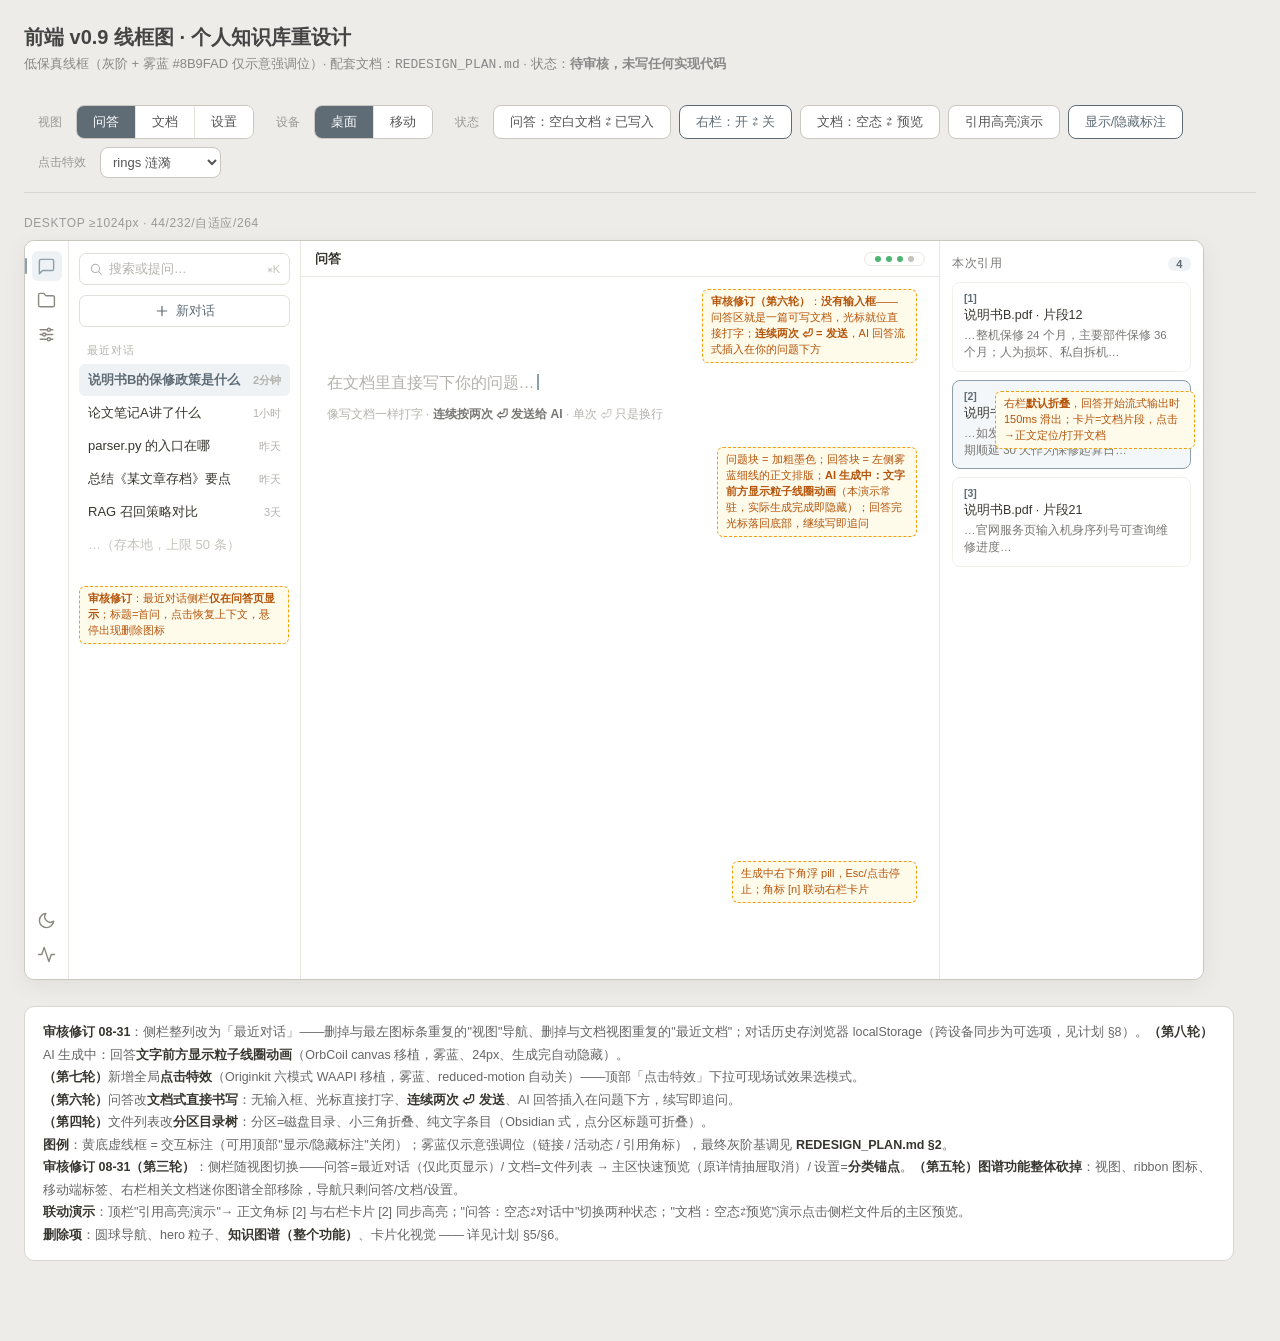
<file: .sdd/personal-library/wireframes.html>
<!DOCTYPE html>
<html lang="zh-CN">
<head>
<meta charset="UTF-8">
<meta name="viewport" content="width=device-width, initial-scale=1.0">
<title>v0.9 线框图 · 前端重设计（待审核）</title>
<style>
  /* ========== 线框工具样式（非产品样式）========== */
  * { margin:0; padding:0; box-sizing:border-box; }
  body { font-family:-apple-system,"PingFang SC","Microsoft YaHei",sans-serif; background:#EDECE8; padding:24px 24px 80px; color:#444; }
  h1 { font-size:20px; margin-bottom:4px; }
  .sub { font-size:13px; color:#888; margin-bottom:20px; }
  .controls { position:sticky; top:0; z-index:99; background:#EDECE8; padding:12px 0 14px; border-bottom:1px solid #D8D6D0; margin-bottom:22px; display:flex; gap:8px; flex-wrap:wrap; align-items:center; }
  .controls .grp { display:flex; gap:0; border:1px solid #C9C7C0; border-radius:8px; overflow:hidden; background:#fff; }
  .controls button { border:0; background:#fff; padding:7px 16px; font-size:13px; cursor:pointer; color:#555; border-right:1px solid #E5E3DD; }
  .controls button:last-child { border-right:0; }
  .controls button.on { background:#5F6C76; color:#fff; }
  .controls .lbl { font-size:12px; color:#999; margin:0 6px 0 14px; }
  .controls button.statebtn { border:1px solid #C9C7C0; border-radius:8px; background:#fff; }
  .controls button.statebtn.on { background:#fff; color:#5F6C76; border-color:#5F6C76; }
  .controls .fxsel { border:1px solid #C9C7C0; border-radius:8px; background:#fff; font-size:13px; padding:6px 8px; color:#555; }

  .frames { display:flex; gap:28px; align-items:flex-start; flex-wrap:wrap; }
  .frame-wrap { position:relative; }
  .frame-title { font-size:12px; color:#999; margin-bottom:8px; letter-spacing:.05em; }

  /* ========== 桌面框 ========== */
  .desktop { width:1180px; height:740px; background:#F6F4EF; border:1px solid #C9C7C0; border-radius:10px; overflow:hidden; display:grid; grid-template-columns:44px 232px 1fr 264px; position:relative; box-shadow:0 6px 24px rgba(0,0,0,.06); }
  .desktop.right-collapsed { grid-template-columns:44px 232px 1fr 0; }
  .desktop.right-collapsed .rightbar { display:none; }

  /* ribbon */
  .ribbon { background:#FFFFFF; border-right:1px solid #E9E8E3; display:flex; flex-direction:column; align-items:center; padding:10px 0; gap:4px; }
  .rib-icon { width:30px; height:30px; border-radius:6px; display:flex; align-items:center; justify-content:center; font-size:15px; color:#8A8880; cursor:default; position:relative; }
  .rib-icon.on { background:#EFF2F4; color:#8B9FAD; }
  .rib-icon.on::before { content:""; position:absolute; left:-7px; top:7px; width:2.5px; height:16px; background:#8B9FAD; border-radius:2px; }
  .rib-gap { flex:1; }

  /* sidebar */
  .sidebar { background:#FFFFFF; border-right:1px solid #E9E8E3; padding:12px 10px; overflow:hidden; }
  .sb-search { border:1px solid #E0DFD9; border-radius:7px; height:32px; display:flex; align-items:center; padding:0 9px; color:#B4B2AD; font-size:12.5px; justify-content:space-between; }
  .sb-sec { font-size:11px; color:#B4B2AD; margin:16px 8px 6px; letter-spacing:.08em; }
  .sb-new { margin-top:10px; height:32px; border:1px solid #E0DFD9; border-radius:7px; display:flex; align-items:center; justify-content:center; font-size:13px; color:#5F6C76; cursor:pointer; }
  .sb-conv { height:32px; border-radius:6px; display:flex; align-items:center; gap:8px; padding:0 9px; font-size:13px; color:#37352F; margin-bottom:1px; }
  .sb-conv .t { flex:1; white-space:nowrap; overflow:hidden; text-overflow:ellipsis; }
  .sb-conv .tm { font-size:11px; color:#B4B2AD; flex:none; }
  .sb-conv .del { display:none; color:#B4B2AD; font-size:12px; flex:none; }
  .sb-conv:hover .del { display:block; }
  .sb-conv:hover .tm { display:none; }
  .sb-conv.on { background:#EFF2F4; color:#5F6C76; font-weight:600; }

  /* main */
  .main { display:flex; flex-direction:column; overflow:hidden; position:relative; }
  .topbar { height:36px; flex:none; border-bottom:1px solid #E9E8E3; display:flex; align-items:center; padding:0 14px; gap:10px; background:#FFFFFF; }
  .topbar .vname { font-size:13px; color:#37352F; font-weight:600; }
  .topbar .spacer { flex:1; }
  .status-pill { display:flex; gap:5px; align-items:center; border:1px solid #E9E8E3; border-radius:99px; padding:3px 10px; }
  .status-pill i { width:6px; height:6px; border-radius:50%; background:#C5C3BD; }
  .status-pill i.ok { background:#4FB573; }
  .btn-mini { border:1px solid #E0DFD9; border-radius:6px; font-size:12px; padding:4px 10px; color:#37352F; background:#fff; }

  .view { flex:1; overflow:hidden; position:relative; }

  /* ---- 问答视图：文档式直接书写（第六轮）---- */
  .ask-empty { height:100%; overflow:hidden; background:#fff; }
  .ask-thread { height:100%; overflow:hidden; position:relative; background:#fff; }
  .doc-edit { width:720px; max-width:92%; margin:0 auto; padding-top:96px; }
  .ph { font-size:16px; color:#B4B2AD; }
  .caret { display:inline-block; width:2px; height:1.05em; background:#8B9FAD; vertical-align:-0.15em; margin-left:2px; animation:blink 1.1s step-end infinite; }
  @keyframes blink { 50% { opacity:0; } }
  .hint-line { font-size:12px; color:#B4B2AD; margin-top:12px; }
  .hint-line b { color:#787774; }
  .q-block { font-size:16.5px; font-weight:600; color:#37352F; line-height:1.6; margin:4px 0 16px; }
  .a-block { font-size:15px; color:#37352F; line-height:1.75; border-left:3px solid #C9D3DA; padding-left:16px; margin-bottom:20px; }
  .cursor-line { height:1.7em; }
  .gen-pill { position:absolute; right:22px; bottom:22px; display:inline-flex; align-items:center; gap:6px; border:1px solid #E0DFD9; background:#fff; border-radius:99px; padding:7px 14px; font-size:12.5px; color:#787774; box-shadow:0 4px 16px rgba(0,0,0,.08); }
  .gen-pill .ic { width:11px; height:11px; }
  .cite { color:#5F6C76; font-size:11px; vertical-align:super; cursor:pointer; font-weight:600; }
  .ai-orb { display:inline-block; width:24px; height:24px; vertical-align:-6px; margin-right:9px; }
  .ai-orb canvas { width:100%; height:100%; display:block; }

  /* ---- 文档视图 ---- */
  .docs { height:100%; display:flex; flex-direction:column; background:#fff; }
  .doc-filters { flex:none; display:flex; gap:6px; align-items:center; padding:12px 18px; border-bottom:1px solid #F1F0EB; }
  .f-tag { border:1px solid #E0DFD9; border-radius:6px; font-size:12px; padding:4px 11px; color:#787774; }
  .f-tag.on { background:#37352F; color:#fff; border-color:#37352F; }
  .doc-drop { flex:none; margin:14px 18px 4px; border:1.5px dashed #D8D6D0; border-radius:9px; height:0; overflow:hidden; transition:height .15s; color:#B4B2AD; font-size:12.5px; display:flex; align-items:center; justify-content:center; }
  .doc-drop.show { height:56px; }
  .doc-rows { flex:1; overflow:hidden; padding:0 18px; }
  .doc-row { height:44px; border-bottom:1px solid #F1F0EB; display:flex; align-items:center; gap:10px; font-size:13.5px; }
  .doc-row .ic { width:18px; text-align:center; font-size:14px; }
  .doc-row .t { flex:1; color:#37352F; white-space:nowrap; overflow:hidden; }
  .doc-row .type { font-size:11px; color:#787774; background:#F1F0EB; border-radius:4px; padding:2px 7px; }
  .doc-row .st { font-size:12px; color:#787774; width:56px; }
  .doc-row .st.busy { color:#B8860B; }
  .doc-row .tm { font-size:12px; color:#B4B2AD; width:56px; text-align:right; }
  .doc-row .more { color:#B4B2AD; padding:0 4px; }
  .doc-foot { flex:none; border-top:1px solid #E9E8E3; padding:9px 18px; display:flex; gap:14px; align-items:center; font-size:12.5px; color:#787774; }

  /* 详情抽屉 */
  .drawer-mask { position:absolute; inset:0; background:rgba(55,53,47,.12); display:none; }
  .drawer { position:absolute; top:0; right:0; bottom:0; width:640px; background:#fff; border-left:1px solid #E9E8E3; box-shadow:-8px 0 24px rgba(0,0,0,.08); display:none; flex-direction:column; }
  .drawer.show { display:flex; }
  .drawer-mask.show { display:block; }
  .dr-head { flex:none; height:44px; border-bottom:1px solid #F1F0EB; display:flex; align-items:center; padding:0 16px; gap:10px; }
  .dr-head .t { font-size:14.5px; font-weight:600; color:#37352F; flex:1; }
  .dr-body { flex:1; padding:18px; overflow:hidden; }
  .dr-sec { font-size:11px; color:#B4B2AD; letter-spacing:.08em; margin:14px 0 8px; }
  .frag { border-left:2px solid #E9E8E3; padding:8px 12px; font-size:13px; color:#787774; line-height:1.6; margin-bottom:8px; }

  /* ---- 设置视图 ---- */
  .settings { height:100%; background:#fff; overflow:hidden; display:flex; justify-content:center; }
  .set-col { width:720px; max-width:94%; padding:36px 0 30px; }
  .set-col h2 { font-size:24px; color:#37352F; margin-bottom:22px; }
  .set-h { font-size:15px; font-weight:600; color:#37352F; border-bottom:1px solid #E9E8E3; padding-bottom:8px; margin:26px 0 14px; }
  .set-row { display:flex; align-items:center; gap:14px; margin-bottom:12px; }
  .set-row .k { width:120px; font-size:13px; color:#787774; flex:none; }
  .set-in { flex:1; height:34px; border:1px solid #E0DFD9; border-radius:7px; display:flex; align-items:center; padding:0 11px; color:#B4B2AD; font-size:12.5px; justify-content:space-between; }
  .set-in.masked { color:#787774; letter-spacing:2px; }
  .set-note { font-size:12px; color:#B4B2AD; margin-top:4px; }

  /* ---- 右栏 ---- */
  .rightbar { background:#FFFFFF; border-left:1px solid #E9E8E3; padding:14px 12px; overflow:hidden; }
  .rb-h { font-size:12px; color:#787774; letter-spacing:.06em; margin-bottom:10px; display:flex; justify-content:space-between; align-items:center; }
  .rb-h .n { background:#EFF2F4; color:#5F6C76; border-radius:99px; font-size:11px; padding:1px 8px; font-weight:600; }
  .cite-card { border:1px solid #F1F0EB; border-radius:8px; padding:9px 11px; margin-bottom:8px; cursor:pointer; }
  .cite-card.hl { border-color:#8B9FAD; background:#F4F7F9; }
  .cite-card .no { font-size:10.5px; color:#5F6C76; font-weight:700; }
  .cite-card .t { font-size:12.5px; color:#37352F; margin:3px 0; white-space:nowrap; overflow:hidden; }
  .cite-card .s { font-size:11.5px; color:#787774; line-height:1.5; display:-webkit-box; -webkit-line-clamp:2; -webkit-box-orient:vertical; overflow:hidden; }
  .rb-mini { margin-top:18px; }

  /* ---- 移动框 ---- */
  .mobile { width:390px; height:740px; background:#fff; border:1px solid #C9C7C0; border-radius:22px; overflow:hidden; display:flex; flex-direction:column; position:relative; box-shadow:0 6px 24px rgba(0,0,0,.06); }
  .m-top { flex:none; height:46px; border-bottom:1px solid #E9E8E3; display:flex; align-items:center; padding:0 14px; gap:10px; background:#fff; }
  .m-top .burger { font-size:16px; color:#37352F; }
  .m-top .name { font-size:14px; font-weight:600; color:#37352F; flex:1; }
  .m-body { flex:1; overflow:hidden; position:relative; display:flex; flex-direction:column; background:#fff; }
  .m-tabs { flex:none; height:52px; border-top:1px solid #E9E8E3; display:flex; background:#fff; }
  .m-tab { flex:1; display:flex; flex-direction:column; align-items:center; justify-content:center; gap:2px; font-size:10.5px; color:#8A8880; }
  .m-tab .em { font-size:17px; }
  .m-tab.on { color:#5F6C76; font-weight:600; }
  .m-drawer { position:absolute; top:0; left:0; bottom:0; width:280px; background:#fff; border-right:1px solid #E9E8E3; display:none; flex-direction:column; padding:14px 10px; z-index:5; }
  .m-drawer.show { display:flex; }
  .m-scrim { position:absolute; inset:0; background:rgba(55,53,47,.15); display:none; z-index:4; }
  .m-scrim.show { display:block; }

  /* 移动端视图内容（复用桌面组件的简化） */
  .m-view { flex:1; overflow:hidden; display:flex; flex-direction:column; }
  .m-ask-empty { flex:1; display:flex; flex-direction:column; align-items:center; justify-content:center; padding:0 26px; }
  .m-ask-empty h2 { font-size:22px; color:#37352F; margin-bottom:18px; }
  .m-ask-empty .ask-input { width:100%; }
  .m-thread { flex:1; padding:20px 18px; overflow:hidden; }
  .m-cites { border-top:1px solid #F1F0EB; padding:10px 18px 14px; }
  .m-cites .h { font-size:12px; color:#787774; margin-bottom:8px; }

  /* ========== SVG 线性图标（Lucide 风：24 网格 / 1.8px 描边 / 圆角端点）========== */
  .ic { width:16px; height:16px; fill:none; stroke:currentColor; stroke-width:1.8; stroke-linecap:round; stroke-linejoin:round; flex:none; display:inline-block; vertical-align:-3px; }
  .irow { display:inline-flex; align-items:center; gap:6px; }
  .rib-icon .ic { width:19px; height:19px; vertical-align:0; }
  .m-tab .ic { width:20px; height:20px; vertical-align:0; }
  .sb-search .ic { width:14px; height:14px; }
  .ask-input .ic { width:15px; height:15px; }
  .f-tag .ic { width:12px; height:12px; vertical-align:-2px; }
  .doc-row .ic { width:15px; height:15px; color:#8A8880; vertical-align:0; }
  .doc-drop .ic { width:14px; height:14px; vertical-align:-2px; }
  .doc-foot .ic { width:12px; height:12px; vertical-align:-1px; }
  .btn-mini .ic { width:12px; height:12px; vertical-align:-2px; }
  .sb-new { gap:6px; }
  .sb-conv .del { width:11px; height:11px; }
  .stop .ic { width:11px; height:11px; vertical-align:-1.5px; }
  .set-in .ic { width:13px; height:13px; }
  .g-toggle .ic { width:13px; height:13px; vertical-align:-2px; margin-right:3px; }
  .m-top .burger .ic { width:18px; height:18px; vertical-align:-4px; }
  .dr-head > .ic { width:16px; height:16px; color:#8A8880; }


  /* ========== 侧栏随视图切换 + 文档快速预览（第三轮，补插）========== */
  .sb-pane { display:none; }
  .anno.sb-anno { position:relative; top:14px; left:0; max-width:210px; display:inline-block; margin-top:10px; }
  .sb-chips { display:flex; flex-wrap:wrap; gap:5px; margin-top:10px; }
  .sb-chip { border:1px solid #E0DFD9; border-radius:5px; font-size:11px; padding:2px 8px; color:#787774; }
  .sb-chip.on { background:#EFF2F4; border-color:#5F6C76; color:#5F6C76; font-weight:600; }
  .sb-cat { height:30px; border-radius:6px; display:flex; align-items:center; padding:0 9px; font-size:13px; color:#37352F; margin-bottom:1px; }
  .sb-cat.on { background:#EFF2F4; color:#5F6C76; font-weight:600; }
  /* 文档侧栏：分区目录树（第四轮，Obsidian 式） */
  .sb-grp { margin-bottom:3px; }
  .sb-gh { height:28px; display:flex; align-items:center; gap:6px; padding:0 8px; border-radius:6px; font-size:12.5px; font-weight:600; color:#37352F; cursor:pointer; }
  .sb-gh .chev { width:11px; height:11px; color:#B4B2AD; transition:transform .12s ease; flex:none; }
  .sb-grp.closed .chev { transform:rotate(-90deg); }
  .sb-gh .t { white-space:nowrap; overflow:hidden; text-overflow:ellipsis; }
  .sb-gh .n { margin-left:auto; font-size:10.5px; color:#B4B2AD; font-weight:400; flex:none; }
  .sb-gh:hover { background:#F1F0EB; }
  .sb-frow { height:27px; display:flex; align-items:center; gap:6px; padding:0 8px 0 25px; border-radius:6px; font-size:12.5px; color:#787774; margin-bottom:1px; cursor:pointer; }
  .sb-frow .t { flex:1; white-space:nowrap; overflow:hidden; text-overflow:ellipsis; }
  .sb-frow .tm { font-size:10.5px; color:#C5C3BD; flex:none; }
  .sb-frow .tm.busy { color:#B8860B; }
  .sb-frow:hover { background:#F1F0EB; color:#37352F; }
  .sb-frow.on { background:#EFF2F4; color:#5F6C76; font-weight:600; }
  .sb-grp.closed .sb-gi { display:none; }
  .doc-empty { height:100%; display:flex; flex-direction:column; align-items:center; justify-content:center; gap:8px; }
  .doc-empty .big { width:34px; height:34px; color:#C5C3BD; margin-bottom:4px; }
  .doc-empty .t { font-size:16px; color:#37352F; font-weight:600; }
  .doc-empty .s { font-size:12.5px; color:#B4B2AD; }
  .doc-empty .acts { display:flex; gap:10px; margin-top:14px; }
  .doc-prev { max-width:780px; height:100%; margin:0 auto; padding:24px 28px; overflow:hidden; }
  .dp-head { display:flex; align-items:center; gap:10px; }
  .dp-head > .ic { width:17px; height:17px; color:#8A8880; }
  .dp-head .t { font-size:17px; font-weight:600; color:#37352F; }
  .dp-meta { font-size:12px; color:#787774; margin:8px 0 18px; padding-bottom:14px; border-bottom:1px solid #E9E8E3; }
  .dp-note { font-size:11.5px; color:#B4B2AD; margin-top:4px; }
  .m-cats { display:flex; gap:6px; padding:10px 14px; border-bottom:1px solid #F1F0EB; overflow-x:auto; flex:none; }
  .m-cats span { border:1px solid #E0DFD9; border-radius:99px; font-size:11.5px; padding:3px 11px; color:#787774; white-space:nowrap; }
  .m-cats span.on { background:#EFF2F4; border-color:#5F6C76; color:#5F6C76; }
  /* 各视图网格：问答 44+232+1fr+264 / 文档·设置 44+232+1fr */
  .desktop[data-v="docs"], .desktop[data-v="settings"] { grid-template-columns:44px 232px 1fr; }
  .desktop[data-v="docs"] .rightbar, .desktop[data-v="settings"] .rightbar { display:none; }

  /* 标注 */
  .anno { position:absolute; z-index:20; font-size:11px; color:#B45309; background:#FFFBEB; border:1px dashed #F59E0B; border-radius:6px; padding:4px 8px; line-height:1.45; max-width:210px; pointer-events:none; }
  .anno b { font-weight:700; }
  body.hide-anno .anno { display:none; }

  .legendbar { margin-top:26px; padding:14px 18px; background:#fff; border:1px solid #D8D6D0; border-radius:10px; font-size:12.5px; color:#666; line-height:1.8; max-width:1210px; }
  .legendbar b { color:#37352F; }
</style>
</head>
<body>

<!-- ========== 图标 sprite（线性图标，currentColor 单色）========== -->
<svg xmlns="http://www.w3.org/2000/svg" style="display:none" aria-hidden="true">
  <symbol id="i-chat" viewBox="0 0 24 24"><path d="M21 15a2 2 0 0 1-2 2H7l-4 4V5a2 2 0 0 1 2-2h14a2 2 0 0 1 2 2z"/></symbol>
  <symbol id="i-folder" viewBox="0 0 24 24"><path d="M20 20a2 2 0 0 0 2-2V8a2 2 0 0 0-2-2h-7.9a2 2 0 0 1-1.7-.9L9.6 3.9A2 2 0 0 0 7.9 3H4a2 2 0 0 0-2 2v13a2 2 0 0 0 2 2z"/></symbol>
  <symbol id="i-graph" viewBox="0 0 24 24"><circle cx="12" cy="5.5" r="2.4"/><circle cx="5.5" cy="18.5" r="2.4"/><circle cx="18.5" cy="18.5" r="2.4"/><path d="M10.9 7.6 6.6 16.4M13.1 7.6l4.3 8.8M8 18.5h8"/></symbol>
  <symbol id="i-sliders" viewBox="0 0 24 24"><path d="M4 6h9M17 6h3M4 12h3M11 12h9M4 18h9M17 18h3"/><circle cx="15" cy="6" r="2"/><circle cx="9" cy="12" r="2"/><circle cx="15" cy="18" r="2"/></symbol>
  <symbol id="i-moon" viewBox="0 0 24 24"><path d="M21 12.8A9 9 0 1 1 11.2 3a7 7 0 0 0 9.8 9.8z"/></symbol>
  <symbol id="i-pulse" viewBox="0 0 24 24"><path d="M22 12h-4l-3 9L9 3l-3 9H2"/></symbol>
  <symbol id="i-search" viewBox="0 0 24 24"><circle cx="11" cy="11" r="7"/><path d="m21 21-4.3-4.3"/></symbol>
  <symbol id="i-plus" viewBox="0 0 24 24"><path d="M12 5v14M5 12h14"/></symbol>
  <symbol id="i-file-text" viewBox="0 0 24 24"><path d="M14 2H6a2 2 0 0 0-2 2v16a2 2 0 0 0 2 2h12a2 2 0 0 0 2-2V8z"/><path d="M14 2v6h6"/><path d="M16 13H8M14 17H8"/></symbol>
  <symbol id="i-file" viewBox="0 0 24 24"><path d="M14 2H6a2 2 0 0 0-2 2v16a2 2 0 0 0 2 2h12a2 2 0 0 0 2-2V8z"/><path d="M14 2v6h6"/></symbol>
  <symbol id="i-globe" viewBox="0 0 24 24"><circle cx="12" cy="12" r="9"/><path d="M3 12h18"/><path d="M12 3a13.5 13.5 0 0 1 3.6 9A13.5 13.5 0 0 1 12 21a13.5 13.5 0 0 1-3.6-9A13.5 13.5 0 0 1 12 3z"/></symbol>
  <symbol id="i-code" viewBox="0 0 24 24"><path d="m16 18 6-6-6-6M8 6l-6 6 6 6"/></symbol>
  <symbol id="i-play" viewBox="0 0 24 24"><circle cx="12" cy="12" r="9"/><path d="m10 8.5 5.5 3.5L10 15.5z"/></symbol>
  <symbol id="i-download" viewBox="0 0 24 24"><path d="M21 15v4a2 2 0 0 1-2 2H5a2 2 0 0 1-2-2v-4"/><path d="m7 10 5 5 5-5"/><path d="M12 15V3"/></symbol>
  <symbol id="i-upload" viewBox="0 0 24 24"><path d="M21 15v4a2 2 0 0 1-2 2H5a2 2 0 0 1-2-2v-4"/><path d="m17 8-5-5-5 5"/><path d="M12 3v12"/></symbol>
  <symbol id="i-x" viewBox="0 0 24 24"><path d="M18 6 6 18M6 6l12 12"/></symbol>
  <symbol id="i-square" viewBox="0 0 24 24"><rect x="6" y="6" width="12" height="12" rx="2.5"/></symbol>
  <symbol id="i-enter" viewBox="0 0 24 24"><path d="M20 4v7a4 4 0 0 1-4 4H4"/><path d="m9 10-5 5 5 5"/></symbol>
  <symbol id="i-eye" viewBox="0 0 24 24"><path d="M2 12s3.5-7 10-7 10 7 10 7-3.5 7-10 7-10-7-10-7z"/><circle cx="12" cy="12" r="3"/></symbol>
  <symbol id="i-refresh" viewBox="0 0 24 24"><path d="M3 12a9 9 0 0 1 15.7-6L21 8"/><path d="M21 3v5h-5"/><path d="M21 12a9 9 0 0 1-15.7 6L3 16"/><path d="M3 21v-5h5"/></symbol>
  <symbol id="i-zap" viewBox="0 0 24 24"><path d="M13 2 3 14h7l-1 8 10-12h-7l1-8z"/></symbol>
  <symbol id="i-menu" viewBox="0 0 24 24"><path d="M4 6h16M4 12h16M4 18h16"/></symbol>
  <symbol id="i-trash" viewBox="0 0 24 24"><path d="M3 6h18"/><path d="M8 6V4a2 2 0 0 1 2-2h4a2 2 0 0 1 2 2v2"/><path d="M19 6v14a2 2 0 0 1-2 2H7a2 2 0 0 1-2-2V6"/></symbol>
  <symbol id="i-chev-d" viewBox="0 0 24 24"><path d="m6 9 6 6 6-6"/></symbol>
  <symbol id="i-dots" viewBox="0 0 24 24"><circle cx="5" cy="12" r="1.3" fill="currentColor" stroke="none"/><circle cx="12" cy="12" r="1.3" fill="currentColor" stroke="none"/><circle cx="19" cy="12" r="1.3" fill="currentColor" stroke="none"/></symbol>
</svg>

<h1>前端 v0.9 线框图 · 个人知识库重设计</h1>
<div class="sub">低保真线框（灰阶 + 雾蓝 #8B9FAD 仅示意强调位）· 配套文档：<code>REDESIGN_PLAN.md</code> · 状态：<b>待审核，未写任何实现代码</b></div>

<div class="controls">
  <span class="lbl">视图</span>
  <div class="grp" id="viewGrp">
    <button data-v="ask" class="on">问答</button>
    <button data-v="docs">文档</button>
    <button data-v="settings">设置</button>
  </div>
  <span class="lbl">设备</span>
  <div class="grp" id="devGrp">
    <button data-d="desktop" class="on">桌面</button>
    <button data-d="mobile">移动</button>
  </div>
  <span class="lbl">状态</span>
  <button class="statebtn" id="tEmpty">问答：空白文档 ⇄ 已写入</button>
  <button class="statebtn" id="tRight">右栏：开 ⇄ 关</button>
  <button class="statebtn" id="tDrawer">文档：空态 ⇄ 预览</button>
  <button class="statebtn" id="tCite">引用高亮演示</button>
  <button class="statebtn" id="tAnno">显示/隐藏标注</button>
  <span class="lbl">点击特效</span>
  <select id="fxSel" class="fxsel">
    <option value="rings" selected>rings 涟漪</option>
    <option value="burst">burst 迸发</option>
    <option value="particles">particles 粒子</option>
    <option value="crosshair">crosshair 十字</option>
    <option value="wavy">wavy 波纹</option>
    <option value="sniper">sniper 狙击</option>
    <option value="off">关</option>
  </select>
</div>

<div class="frames">

<!-- ======================= 桌面 ======================= -->
<div class="frame-wrap" id="fDesktop">
<div class="frame-title">DESKTOP ≥1024px · 44/232/自适应/264</div>
<div class="desktop" id="desk">

  <!-- ribbon -->
  <div class="ribbon">
    <div class="rib-icon on" data-nav="ask" title="问答"><svg class="ic"><use href="#i-chat"/></svg></div>
    <div class="rib-icon" data-nav="docs" title="文档"><svg class="ic"><use href="#i-folder"/></svg></div>
    <div class="rib-icon" data-nav="settings" title="设置"><svg class="ic"><use href="#i-sliders"/></svg></div>
    <div class="rib-gap"></div>
    <div class="rib-icon" title="主题"><svg class="ic"><use href="#i-moon"/></svg></div>
    <div class="rib-icon" title="健康"><svg class="ic"><use href="#i-pulse"/></svg></div>
  </div>

  <!-- sidebar：随视图切换（问答=最近对话 / 文档=分区目录树 / 设置=分类锚点） -->
  <div class="sidebar">
    <!-- 问答侧栏 -->
    <div class="sb-pane" data-for="ask">
      <div class="sb-search"><span class="irow"><svg class="ic"><use href="#i-search"/></svg>搜索或提问…</span><span style="font-size:11px;color:#C5C3BD">&#8984;K</span></div>
      <div class="sb-new"><svg class="ic"><use href="#i-plus"/></svg>新对话</div>
      <div class="sb-sec">最近对话</div>
      <div class="sb-conv on"><span class="t">说明书B的保修政策是什么</span><span class="tm">2分钟</span><svg class="ic del"><use href="#i-x"/></svg></div>
      <div class="sb-conv"><span class="t">论文笔记A讲了什么</span><span class="tm">1小时</span><svg class="ic del"><use href="#i-x"/></svg></div>
      <div class="sb-conv"><span class="t">parser.py 的入口在哪</span><span class="tm">昨天</span><svg class="ic del"><use href="#i-x"/></svg></div>
      <div class="sb-conv"><span class="t">总结《某文章存档》要点</span><span class="tm">昨天</span><svg class="ic del"><use href="#i-x"/></svg></div>
      <div class="sb-conv"><span class="t">RAG 召回策略对比</span><span class="tm">3天</span><svg class="ic del"><use href="#i-x"/></svg></div>
      <div class="sb-conv" style="color:#C5C3BD"><span class="t">…（存本地，上限 50 条）</span></div>
      <div class="anno sb-anno"><b>审核修订</b>：最近对话侧栏<b>仅在问答页显示</b>；标题=首问，点击恢复上下文，悬停出现删除图标</div>
    </div>
    <!-- 文档侧栏：分区目录树（按磁盘目录分组，可折叠） -->
    <div class="sb-pane" data-for="docs">
      <div class="sb-search"><span class="irow"><svg class="ic"><use href="#i-search"/></svg>搜索文件…</span></div>
      <div class="sb-chips">
        <span class="sb-chip on">全部 128</span><span class="sb-chip">md</span><span class="sb-chip">pdf</span><span class="sb-chip">html</span><span class="sb-chip">code</span><span class="sb-chip">video</span>
      </div>
      <div class="sb-tree" style="margin-top:8px">
        <div class="sb-grp">
          <div class="sb-gh"><svg class="ic chev"><use href="#i-chev-d"/></svg><span class="t">我的资料 · 监听目录</span><span class="n">86</span></div>
          <div class="sb-gi">
            <div class="sb-frow"><span class="t">论文笔记A.md</span><span class="tm">2分</span></div>
            <div class="sb-frow"><span class="t">RAG评估方法笔记.md</span><span class="tm">4天</span></div>
            <div class="sb-frow"><span class="t">ffmpeg常用命令.md</span><span class="tm">5天</span></div>
            <div class="sb-frow"><span class="t">parser.py</span><span class="tm">3天</span></div>
            <div class="sb-frow" style="color:#C5C3BD"><span class="t">… 共 86 项</span></div>
          </div>
        </div>
        <div class="sb-grp">
          <div class="sb-gh"><svg class="ic chev"><use href="#i-chev-d"/></svg><span class="t">uploads · 上传</span><span class="n">31</span></div>
          <div class="sb-gi">
            <div class="sb-frow on"><span class="t">说明书B.pdf</span><span class="tm busy">OCR</span></div>
            <div class="sb-frow"><span class="t">deepseek-v3论文.pdf</span><span class="tm">1周</span></div>
            <div class="sb-frow" style="color:#C5C3BD"><span class="t">… 共 31 项</span></div>
          </div>
        </div>
        <div class="sb-grp closed">
          <div class="sb-gh"><svg class="ic chev"><use href="#i-chev-d"/></svg><span class="t">clips · 网页摘录</span><span class="n">21</span></div>
          <div class="sb-gi">
            <div class="sb-frow"><span class="t">某文章存档.html</span><span class="tm">昨天</span></div>
            <div class="sb-frow"><span class="t">Python协程教程.html</span><span class="tm">1周</span></div>
          </div>
        </div>
        <div class="sb-grp">
          <div class="sb-gh"><svg class="ic chev"><use href="#i-chev-d"/></svg><span class="t">bilibili · 视频笔记</span><span class="n">12</span></div>
          <div class="sb-gi">
            <div class="sb-frow"><span class="t">教程视频C</span><span class="tm busy">转写</span></div>
            <div class="sb-frow" style="color:#C5C3BD"><span class="t">… 共 12 项</span></div>
          </div>
        </div>
      </div>
      <div class="anno sb-anno"><b>审核修订</b>：文件列表改<b>分区目录树</b>（Obsidian 式）——分区=磁盘目录（监听目录/uploads/clips/bilibili），小三角点击折叠；条目纯文字缩进，右侧相对时间/任务角标；点条目 → 主区预览</div>
    </div>

    <!-- 设置侧栏：分类锚点 -->
    <div class="sb-pane" data-for="settings">
      <div class="sb-sec">分类</div>
      <div class="sb-cat">访问口令</div>
      <div class="sb-cat on">嵌入模型</div>
      <div class="sb-cat">问答模型</div>
      <div class="sb-cat">重排（可选）</div>
      <div class="sb-cat">高级</div>
      <div class="sb-cat">关于</div>
      <div class="anno sb-anno">设置页侧栏=<b>分类锚点</b>：点击滚动到对应分组，滚动时反向高亮当前分组</div>
    </div>
  </div>

  <!-- main -->
  <div class="main">
    <div class="topbar">
      <span class="vname" id="vName">问答</span>
      <span class="spacer"></span>
      <div class="status-pill" title="向量/嵌入/问答/OCR"><i class="ok"></i><i class="ok"></i><i class="ok"></i><i></i></div>
      <div class="btn-mini irow" id="tbUpload" style="display:none"><svg class="ic"><use href="#i-upload"/></svg>上传</div>
    </div>

    <!-- ========== 视图：问答（文档式直接书写，第六轮）========== -->
    <div class="view" data-view="ask">
      <!-- 空白文档 -->
      <div class="ask-empty" id="askEmpty">
        <div class="doc-edit">
          <div class="ph">在文档里直接写下你的问题…<span class="caret"></span></div>
          <div class="hint-line">像写文档一样打字 · <b>连续按两次 ⏎ 发送给 AI</b> · 单次 ⏎ 只是换行</div>
        </div>
      </div>
      <!-- 已写入：问题 + AI 回答插入在下方 -->
      <div class="ask-thread" id="askThread" style="display:none">
        <div class="doc-edit">
          <div class="q-block">说明书B.pdf 里的保修政策是什么？</div>
          <div class="a-block">
            <span class="ai-orb"><canvas class="ai-orb-cv" width="52" height="52"></canvas></span>根据说明书 B 的第 3 章《保修与服务》：<b>整机保修 24 个月</b>，主要部件保修 36 个月<span class="cite">[1]</span>。保修期自购买发票日期起计算，丢失发票则以出厂日期推算<span class="cite">[2]</span>。<br><br>
            人为损坏、私自拆机与进液不在保修范围内<span class="cite">[1]</span>；维修进度可在官网凭序列号查询<span class="cite">[3]</span>。<span class="cite" id="demoCite">[2]</span>
          </div>
          <div class="cursor-line"><span class="caret"></span></div>
          <div class="hint-line">继续往下写 = 继续追问，<b>两次 ⏎</b> 再次发送</div>
        </div>
        <div class="gen-pill"><svg class="ic"><use href="#i-square"/></svg>生成中 · Esc 停止</div>
      </div>
      <!-- 标注 -->
      <div class="anno" style="top:12px; right:22px; max-width:215px"><b>审核修订（第六轮）</b>：<b>没有输入框</b>——问答区就是一篇可写文档，光标就位直接打字；<b>连续两次 ⏎ = 发送</b>，AI 回答流式插入在你的问题下方</div>
      <div class="anno" style="top:170px; right:22px; max-width:200px">问题块 = 加粗墨色；回答块 = 左侧雾蓝细线的正文排版；<b>AI 生成中：文字前方显示粒子线圈动画</b>（本演示常驻，实际生成完成即隐藏）；回答完光标落回底部，继续写即追问</div>
      <div class="anno" style="bottom:76px; right:22px; max-width:185px">生成中右下角浮 pill，Esc/点击停止；角标 [n] 联动右栏卡片</div>
    </div>

    <!-- ========== 视图：文档（侧栏文件列表 + 主区快速预览）========== -->
    <div class="view" data-view="docs" style="display:none">
      <!-- 空态：未选择文件 -->
      <div class="doc-empty" id="docEmpty">
        <svg class="ic big"><use href="#i-folder"/></svg>
        <div class="t">从左侧选择文件快速预览</div>
        <div class="s">或将文件拖到页面任意位置上传 · 支持网页 / B站链接入库</div>
        <div class="acts">
          <span class="btn-mini irow"><svg class="ic"><use href="#i-upload"/></svg>上传文件</span>
          <span class="btn-mini irow"><svg class="ic"><use href="#i-plus"/></svg>网页 URL</span>
          <span class="btn-mini irow"><svg class="ic"><use href="#i-plus"/></svg>B站视频</span>
        </div>
      </div>
      <!-- 预览态：点击侧栏文件后 -->
      <div class="doc-prev" id="docPrev" style="display:none">
        <div class="dp-head">
          <svg class="ic"><use href="#i-file"/></svg>
          <span class="t">说明书B.pdf</span>
          <span class="type" style="font-size:11px;color:#787774;background:#F1F0EB;border-radius:4px;padding:2px 7px">pdf</span>
          <span style="font-size:12px;color:#B8860B">OCR 中</span>
          <span style="flex:1"></span>
          <span class="btn-mini irow"><svg class="ic"><use href="#i-refresh"/></svg>重新索引</span>
          <span class="btn-mini irow" style="color:#C0392B"><svg class="ic"><use href="#i-trash"/></svg>删除</span>
        </div>
        <div class="dp-meta">pdf · 36 片段 · 1 小时前 · 4.2 MB · 来自 uploads/</div>
        <div class="dp-body">
          <div class="dr-sec">片段预览 · 前 3 / 36</div>
          <div class="frag">…整机保修 24 个月，主要部件（电机/主控板）保修 36 个月。保修期自购买发票日期起计算…</div>
          <div class="frag">…如发票遗失，将以机身序列号推算的出厂日期顺延 30 天作为保修起始…</div>
          <div class="frag">…登录官网服务页，输入机身序列号可查询维修进度与历史记录…</div>
          <div class="dp-note">全文已入库可被检索，预览不展示全部片段</div>
        </div>
      </div>
      <div class="anno" style="top:52px; right:26px; max-width:200px"><b>审核修订</b>：主区=快速预览（元信息+片段+操作），原 640px 详情抽屉取消；未选文件时显示空态+上传三入口</div>
      <div class="anno" style="bottom:60px; right:26px; max-width:190px">拖拽文件到页面任意位置 = 上传（拖入时出现虚线蒙层）；任务进行中在<b>侧栏条目</b>上显示状态角标</div>
    </div>

    <!-- ========== 视图：设置 ========== -->
    <div class="view" data-view="settings" style="display:none">
      <div class="settings"><div class="set-col">
        <h2>设置</h2>
        <div class="set-h">访问口令</div>
        <div class="set-row"><span class="k">API Key</span><div class="set-in masked">••••••••••••<svg class="ic"><use href="#i-eye"/></svg></div></div>
        <div class="set-h">嵌入模型</div>
        <div class="set-row"><span class="k">Base URL</span><div class="set-in">https://open.bigmodel.cn/api/paas/v4</div></div>
        <div class="set-row"><span class="k">API Key</span><div class="set-in masked">••••••••••••<svg class="ic"><use href="#i-eye"/></svg></div></div>
        <div class="set-row"><span class="k">模型</span><div class="set-in">embedding-3</div></div>
        <div class="set-h">问答模型</div>
        <div class="set-row"><span class="k">模型</span><div class="set-in">glm-4.7</div></div>
        <div class="set-row"><span class="k">引用条数 top_k</span><div class="set-in">6</div></div>
        <div class="set-h">重排（可选）</div>
        <div class="set-row"><span class="k">Base URL</span><div class="set-in">未配置</div></div>
        <div class="set-h">高级</div>
        <div class="set-row"><span class="k">B站 SESSDATA</span><div class="set-in masked">••••••••<svg class="ic"><use href="#i-eye"/></svg></div></div>
        <div class="set-note">v0.9 · 数据目录只读展示 · 保存按钮吸底</div>
      </div></div>
      <div class="anno" style="top:120px; right:40px">Notion 式窄列 720px：H2 带 1px 下划线；密钥默认掩码；<b>字段与保存逻辑沿用现有代码</b>，只重排视觉</div>
    </div>
  </div>

  <!-- rightbar -->
  <div class="rightbar">
    <div class="rb-h"><span>本次引用</span><span class="n">4</span></div>
    <div class="cite-card" id="cc1"><div class="no">[1]</div><div class="t">说明书B.pdf · 片段12</div><div class="s">…整机保修 24 个月，主要部件保修 36 个月；人为损坏、私自拆机…</div></div>
    <div class="cite-card hl" id="cc2"><div class="no">[2]</div><div class="t">说明书B.pdf · 片段14</div><div class="s">…如发票遗失，以序列号推算的出厂日期顺延 30 天作为保修起算日…</div></div>
    <div class="cite-card" id="cc3"><div class="no">[3]</div><div class="t">说明书B.pdf · 片段21</div><div class="s">…官网服务页输入机身序列号可查询维修进度…</div></div>
    <div class="anno" style="top:150px; right:8px; max-width:200px">右栏<b>默认折叠</b>，回答开始流式输出时 150ms 滑出；卡片=文档片段，点击→正文定位/打开文档</div>
  </div>

</div>
</div>

<!-- ======================= 移动 ======================= -->
<div class="frame-wrap" id="fMobile" style="display:none">
<div class="frame-title">MOBILE &lt;768px · 单列 + 抽屉 + 底部标签栏</div>
<div class="mobile">
  <div class="m-top"><span class="burger" id="mBurger"><svg class="ic"><use href="#i-menu"/></svg></span><span class="name" id="mName">问答</span>
    <div class="status-pill"><i class="ok"></i><i class="ok"></i><i class="ok"></i><i></i></div>
  </div>
  <div class="m-body">
    <div class="m-scrim" id="mScrim"></div>
    <div class="m-drawer" id="mDrawer">
      <div class="sb-search"><span class="irow"><svg class="ic"><use href="#i-search"/></svg>搜索或提问…</span></div>
      <div class="sb-new"><svg class="ic"><use href="#i-plus"/></svg>新对话</div>
      <div class="sb-sec">最近对话</div>
      <div class="sb-conv on"><span class="t">说明书B的保修政策…</span><span class="tm">2分</span></div>
      <div class="sb-conv"><span class="t">论文笔记A讲了什么</span><span class="tm">1时</span></div>
      <div class="sb-conv"><span class="t">parser.py 的入口</span><span class="tm">昨天</span></div>
      <div class="anno" style="position:relative; top:12px; left:0; max-width:220px">移动端：导航只靠<b>底部标签栏</b>（4 个），抽屉=搜索 + 最近对话</div>
    </div>

    <!-- 问答 -->
    <div class="m-view" data-mview="ask">
      <div class="doc-edit" id="mAskEmpty" style="padding:22px 18px 0; width:auto; max-width:none">
        <div class="ph" style="font-size:14.5px">写下你的问题…<span class="caret"></span></div>
        <div class="hint-line" style="font-size:11px">两次 ⏎ 发送 · 单次 ⏎ 换行</div>
      </div>
      <div class="doc-edit" id="mThread" style="display:none; padding:22px 18px 0; width:auto; max-width:none">
        <div class="q-block" style="font-size:15px">说明书B的保修政策？</div>
        <div class="a-block" style="font-size:14px"><span class="ai-orb" style="width:20px;height:20px;vertical-align:-5px;margin-right:7px"><canvas class="ai-orb-cv" width="44" height="44"></canvas></span>整机保修 24 个月，主要部件 36 个月<span class="cite">[1]</span>，自发票日起算<span class="cite">[2]</span>…</div>
        <div class="cursor-line"><span class="caret"></span></div>
      </div>
      <div class="m-cites" id="mCites" style="display:none">
        <div class="h">引用 2 条 ▴</div>
        <div class="cite-card" style="margin:0"><div class="no">[1]</div><div class="t">说明书B.pdf · 片段12</div></div>
      </div>
      <div class="gen-pill" style="position:static; margin:auto 14px 12px; align-self:flex-start">生成中 · 点按停止</div>
      <div class="anno" style="position:relative; top:0; left:14px; margin-bottom:12px; max-width:230px">移动端同文档式书写：键盘连按两次回车发送；右栏折叠为回答末尾"引用 N 条"区块</div>
    </div>

    <!-- 文档 -->
    <div class="m-view" data-mview="docs" style="display:none">
      <div class="docs">
        <div class="doc-filters" style="overflow-x:auto">
          <div class="f-tag on">全部</div><div class="f-tag">md</div><div class="f-tag">pdf</div><div class="f-tag">html</div><div class="f-tag">code</div><div class="f-tag">video</div>
        </div>
        <div class="doc-rows" style="padding:0 14px">
          <div class="sb-gh" style="padding:0 2px"><svg class="ic chev"><use href="#i-chev-d"/></svg><span class="t">我的资料</span><span class="n">86</span></div>
          <div class="doc-row"><svg class="ic"><use href="#i-file-text"/></svg><span class="t">论文笔记A.md</span><span class="type">md</span><span class="tm">2分</span></div>
          <div class="sb-gh" style="padding:0 2px"><svg class="ic chev"><use href="#i-chev-d"/></svg><span class="t">uploads · 上传</span><span class="n">31</span></div>
          <div class="doc-row"><svg class="ic"><use href="#i-file"/></svg><span class="t">说明书B.pdf</span><span class="type">pdf</span><span class="tm">1时</span></div>
          <div class="doc-row"><svg class="ic"><use href="#i-globe"/></svg><span class="t">某文章存档.html</span><span class="type">html</span><span class="tm">昨天</span></div>
          <div class="doc-row"><svg class="ic"><use href="#i-play"/></svg><span class="t">教程视频C</span><span class="type">video</span><span class="tm">昨天</span></div>
        </div>
        <div class="doc-foot"><span style="color:#5F6C76" class="irow"><svg class="ic"><use href="#i-plus"/></svg>URL / B站</span><span style="flex:1"></span><span>128 篇</span></div>
      </div>
      <div class="anno" style="bottom:60px; left:14px">移动端：点击行 → <b>全屏预览</b>（左上返回按钮）；上传走顶栏 ＋ 按钮</div>
    </div>

    <!-- 设置 -->
    <div class="m-view" data-mview="settings" style="display:none">
      <div class="m-cats"><span>口令</span><span class="on">嵌入</span><span>问答</span><span>重排</span><span>高级</span><span>关于</span></div>
      <div class="settings" style="display:block;overflow-y:auto"><div class="set-col" style="width:auto;max-width:none;padding:20px 18px">
        <h2 style="font-size:20px">设置</h2>
        <div class="set-h">访问口令</div>
        <div class="set-row"><div class="set-in masked" style="width:100%">••••••••••<svg class="ic"><use href="#i-eye"/></svg></div></div>
        <div class="set-h">嵌入模型</div>
        <div class="set-row"><div class="set-in" style="width:100%">https://open.bigmodel.cn/api/paas/v4</div></div>
        <div class="set-note">移动端 label 收起为整行输入（竖排堆叠）</div>
      </div></div>
    </div>
  </div>

  <div class="m-tabs">
    <div class="m-tab on" data-nav="ask"><svg class="ic"><use href="#i-chat"/></svg>问答</div>
    <div class="m-tab" data-nav="docs"><svg class="ic"><use href="#i-folder"/></svg>文档</div>
    <div class="m-tab" data-nav="settings"><svg class="ic"><use href="#i-sliders"/></svg>设置</div>
  </div>
</div>
</div>

</div><!-- /frames -->

<div class="legendbar">
  <b>审核修订 08-31</b>：侧栏整列改为「最近对话」——删掉与最左图标条重复的"视图"导航、删掉与文档视图重复的"最近文档"；对话历史存浏览器 localStorage（跨设备同步为可选项，见计划 §8）。<b>（第八轮）</b>AI 生成中：回答<b>文字前方显示粒子线圈动画</b>（OrbCoil canvas 移植，雾蓝、24px、生成完自动隐藏）。<br>  <b>（第七轮）</b>新增全局<b>点击特效</b>（Originkit 六模式 WAAPI 移植，雾蓝、reduced-motion 自动关）——顶部「点击特效」下拉可现场试效果选模式。<br>  <b>（第六轮）</b>问答改<b>文档式直接书写</b>：无输入框、光标直接打字、<b>连续两次 ⏎ 发送</b>、AI 回答插入在问题下方，续写即追问。<br>  <b>（第四轮）</b>文件列表改<b>分区目录树</b>：分区=磁盘目录、小三角折叠、纯文字条目（Obsidian 式，点分区标题可折叠）。<br>
  <b>图例</b>：黄底虚线框 = 交互标注（可用顶部"显示/隐藏标注"关闭）；雾蓝仅示意强调位（链接 / 活动态 / 引用角标），最终灰阶基调见 <b>REDESIGN_PLAN.md §2</b>。<br>
  <b>审核修订 08-31（第三轮）</b>：侧栏随视图切换——问答=最近对话（仅此页显示）/ 文档=文件列表 → 主区快速预览（原详情抽屉取消）/ 设置=<b>分类锚点</b>。<b>（第五轮）图谱功能整体砍掉</b>：视图、ribbon 图标、移动端标签、右栏相关文档迷你图谱全部移除，导航只剩问答/文档/设置。<br>
  <b>联动演示</b>：顶栏"引用高亮演示"→ 正文角标 [2] 与右栏卡片 [2] 同步高亮；"问答：空态⇄对话中"切换两种状态；"文档：空态⇄预览"演示点击侧栏文件后的主区预览。<br>
  <b>删除项</b>：圆球导航、hero 粒子、<b>知识图谱（整个功能）</b>、卡片化视觉 —— 详见计划 §5/§6。
</div>

<script>
(function () {
  var view = "ask", device = "desktop";
  var names = { ask: "问答", docs: "文档", settings: "设置" };

  function $(s, r) { return (r || document).querySelector(s); }
  function $$(s, r) { return Array.prototype.slice.call((r || document).querySelectorAll(s)); }

  function apply() {
    // 框架显隐
    $("#fDesktop").style.display = device === "desktop" ? "" : "none";
    $("#fMobile").style.display = device === "mobile" ? "" : "none";
    // 视图
    $$(".view[data-view]").forEach(function (el) { el.style.display = el.getAttribute("data-view") === view ? "" : "none"; });
    $$(".m-view[data-mview]").forEach(function (el) { el.style.display = el.getAttribute("data-mview") === view ? "" : "none"; });
    $("#vName").textContent = names[view];
    $("#mName").textContent = names[view];
    $("#tbUpload").style.display = view === "docs" ? "" : "none";
    // 侧栏随视图切换：pane 显隐 + 网格 data-v（非问答视图隐藏右栏由 CSS 处理）
    var desk = $("#desk");
    if (desk) desk.setAttribute("data-v", view);
    $$(".sb-pane").forEach(function (el) { el.style.display = el.getAttribute("data-for") === view ? "block" : "none"; });
    // 导航高亮
    $$("[data-nav]").forEach(function (el) {
      var on = el.getAttribute("data-nav") === view;
      el.classList.toggle("on", on);
    });
  }

  $("#viewGrp").addEventListener("click", function (e) {
    var b = e.target.closest("button"); if (!b) return;
    $$("#viewGrp button").forEach(function (x) { x.classList.remove("on"); });
    b.classList.add("on"); view = b.getAttribute("data-v"); apply();
  });
  $("#devGrp").addEventListener("click", function (e) {
    var b = e.target.closest("button"); if (!b) return;
    $$("#devGrp button").forEach(function (x) { x.classList.remove("on"); });
    b.classList.add("on"); device = b.getAttribute("data-d"); apply();
  });
  document.addEventListener("click", function (e) {
    var n = e.target.closest("[data-nav]");
    if (!n) return;
    view = n.getAttribute("data-nav");
    $$("#viewGrp button").forEach(function (x) { x.classList.toggle("on", x.getAttribute("data-v") === view); });
    apply();
  });

  // 状态开关
  var empty = true;
  $("#tEmpty").addEventListener("click", function () {
    empty = !empty;
    $("#askEmpty").style.display = empty ? "" : "none";
    $("#askThread").style.display = empty ? "none" : "";
    var mE = $("#mAskEmpty"), mT = $("#mThread"), mC = $("#mCites");
    if (mE) { mE.style.display = empty ? "" : "none"; mT.style.display = empty ? "none" : ""; mC.style.display = empty ? "none" : ""; }
    this.classList.toggle("on", !empty);
  });
  var rightBtn = $("#tRight");
  rightBtn.addEventListener("click", function () {
    var d = $("#desk"); d.classList.toggle("right-collapsed");
    this.classList.toggle("on", !d.classList.contains("right-collapsed"));
  });
  rightBtn.classList.add("on");
  var prevOn = false;
  $("#tDrawer").addEventListener("click", function () {
    prevOn = !prevOn;
    $("#docEmpty").style.display = prevOn ? "none" : "";
    $("#docPrev").style.display = prevOn ? "" : "none";
    this.classList.toggle("on", prevOn);
  });
  $("#tCite").addEventListener("click", function () {
    var on = this.classList.toggle("on");
    $("#cc2").classList.toggle("hl", on);
    var c = $("#demoCite"); if (c) c.style.background = on ? "#EFF2F4" : "";
  });
  var annoBtn = $("#tAnno");
  annoBtn.addEventListener("click", function () {
    document.body.classList.toggle("hide-anno");
    this.classList.toggle("on", document.body.classList.contains("hide-anno"));
  });
  annoBtn.classList.add("on");
  document.addEventListener("click", function (e) {
    var gh = e.target.closest(".sb-gh");
    if (gh && !e.target.closest("[data-nav]")) { gh.parentElement.classList.toggle("closed"); }
  });

  // ===== 点击特效（Originkit 六模式移植，WAAPI 零依赖；雾蓝；reduced-motion 全关）=====
  var FX_COLOR = "#8B9FAD", fxMode = "rings";
  var fxLayer = document.createElement("div");
  fxLayer.style.cssText = "position:fixed;inset:0;pointer-events:none;z-index:9999";
  document.body.appendChild(fxLayer);
  var fxReduce = matchMedia("(prefers-reduced-motion: reduce)").matches;
  var SVGNS = "http://www.w3.org/2000/svg";

  function fxNode(tag, attrs, css) {
    var el = tag === "svg" ? document.createElementNS(SVGNS, "svg")
          : document.createElementNS(SVGNS, tag);
    for (var k in attrs) el.setAttribute(k, attrs[k]);
    if (css) el.style.cssText = css;
    fxLayer.appendChild(el);
    return el;
  }
  function fxSvg(x, y, size, rot) {
    var s = fxNode("svg", { width: size, height: size },
      "position:absolute;overflow:visible;left:" + (x - size / 2) + "px;top:" + (y - size / 2) + "px" +
      (rot ? ";transform:rotate(" + rot + "deg)" : ""));
    return s;
  }
  function kill(el, ms) { setTimeout(function () { el.remove(); }, ms + 60); }
  function lineIn(g, x1, y1, x2, y2) {
    var l = document.createElementNS(SVGNS, "line");
    l.setAttribute("x1", x1); l.setAttribute("y1", y1);
    l.setAttribute("x2", x2); l.setAttribute("y2", y2);
    l.setAttribute("stroke", FX_COLOR); l.setAttribute("stroke-width", 2);
    l.setAttribute("stroke-linecap", "square");
    g.appendChild(l); return l;
  }

  var FX = {
    rings: function (x, y) {
      var size = 90, s = fxSvg(x, y, size);
      var c = fxNode("circle", { cx: size / 2, cy: size / 2, r: size / 4, fill: "none", stroke: FX_COLOR, "stroke-width": 2 });
      s.appendChild(c);
      s.animate([{ transform: "scale(0.5)", opacity: 1 }, { transform: "scale(2)", opacity: 0 }],
        { duration: 300, easing: "cubic-bezier(0.16,1,0.3,1)", fill: "forwards" });
      c.animate([{ strokeWidth: "2px" }, { strokeWidth: "0.5px" }], { duration: 300, fill: "forwards" });
      kill(s, 300);
    },
    burst: function (x, y) {
      var size = 90, s = fxSvg(x, y, size), cx = size / 2, cy = size / 2, D = 300;
      [45, 80, 115, 150].forEach(function (deg) {
        var a = deg * Math.PI / 180;
        var l = lineIn(s, cx + size * 0.1 * Math.cos(a), cy - size * 0.1 * Math.sin(a),
                          cx + size * 0.25 * Math.cos(a), cy - size * 0.25 * Math.sin(a));
        l.animate([
          { transform: "translate(0,0)", strokeWidth: "2px" },
          { transform: "translate(" + (size / 4 * Math.cos(a)) + "px," + (-size / 4 * Math.sin(a)) + "px)", strokeWidth: "0.5px" }
        ], { duration: D, easing: "cubic-bezier(0.22,1,0.36,1)", fill: "forwards" });
      });
      kill(s, D);
    },
    particles: function (x, y) {
      var size = 90, D = 300;
      for (var i = 0; i < 8; i++) {
        (function () {
          var a = i * 45 * Math.PI / 180;
          var dist = size * 0.2 + Math.random() * size * 0.3;
          var d = document.createElement("div");
          d.style.cssText = "position:absolute;border-radius:50%;background:" + FX_COLOR +
            ";left:" + (x - 1) + "px;top:" + (y - 1) + "px;width:2px;height:2px";
          fxLayer.appendChild(d);
          d.animate([
            { width: "0px", height: "0px", transform: "translate(0,0)" },
            { width: "2px", height: "2px", transform: "translate(0,0)", offset: 0.2 },
            { width: "2px", height: "2px", transform: "translate(" + Math.cos(a) * dist + "px," + Math.sin(a) * dist + "px)", offset: 0.6 },
            { width: "0px", height: "0px", transform: "translate(" + Math.cos(a) * dist + "px," + Math.sin(a) * dist + "px)" }
          ], { duration: D, easing: "cubic-bezier(0.22,1,0.36,1)", fill: "forwards" });
          kill(d, D);
        })();
      }
    },
    crosshair: function (x, y) {
      var size = 90, s = fxSvg(x, y, size), cx = size / 2, cy = size / 2, len = size * 0.3, D = 240;
      [0, 90, 180, 270].forEach(function (deg) {
        var a = deg * Math.PI / 180, sx = 20;
        var l = lineIn(s, cx + sx * Math.cos(a), cy - sx * Math.sin(a), cx, cy);
        var ex = (sx + len) * Math.cos(a), ey = -(sx + len) * Math.sin(a);
        l.animate([
          { transform: "translate(0,0)", strokeWidth: "2px" },
          { transform: "translate(" + ex + "px," + ey + "px)", strokeWidth: "0.5px" }
        ], { duration: D, easing: "cubic-bezier(0.22,1,0.36,1)", fill: "forwards" });
      });
      kill(s, D);
    },
    wavy: function (x, y) {
      var size = 90, s = fxSvg(x, y, size), cx = size / 2, cy = size / 2, D = 300;
      [45, 90, 135, 180].forEach(function (deg) {
        var rad = deg * Math.PI / 180, r0 = size * 0.1, r1 = size * 0.5, w = size * 0.05;
        var sx = cx + r0 * Math.cos(rad), sy = cy - r0 * Math.sin(rad);
        var ex = cx + r1 * Math.cos(rad), ey = cy - r1 * Math.sin(rad);
        var mx = (sx + ex) / 2, my = (sy + ey) / 2;
        var c1x = mx + w * Math.cos(rad + Math.PI / 2), c1y = my - w * Math.sin(rad + Math.PI / 2);
        var p = document.createElementNS(SVGNS, "path");
        p.setAttribute("d", "M " + sx + " " + sy + " Q " + c1x + " " + c1y + " " + mx + " " + my + " T " + ex + " " + ey);
        p.setAttribute("stroke", FX_COLOR); p.setAttribute("stroke-width", 2);
        p.setAttribute("stroke-linecap", "round"); p.setAttribute("fill", "none");
        s.appendChild(p);
        var L = p.getTotalLength() || 40;
        p.animate([
          { strokeDasharray: "1," + L, strokeDashoffset: 0, strokeWidth: "2px", opacity: 1 },
          { strokeDasharray: L + "," + L, strokeDashoffset: -L, strokeWidth: "2px", opacity: 1, offset: 0.6 },
          { strokeDasharray: L + "," + L, strokeDashoffset: -L, strokeWidth: "0.5px", opacity: 0 }
        ], { duration: D, easing: "cubic-bezier(0.22,1,0.36,1)", fill: "forwards" });
      });
      kill(s, D);
    },
    sniper: function (x, y) {
      var size = 90, D = 300;
      var s = fxSvg(x, y, size), cx = size / 2, cy = size / 2, len = size * 0.2;
      [0, 90, 180, 270].forEach(function (deg) {
        var a = deg * Math.PI / 180, r0 = 5;
        var l = lineIn(s, cx + r0 * Math.cos(a), cy - r0 * Math.sin(a),
                          cx + (r0 + len) * Math.cos(a), cy - (r0 + len) * Math.sin(a));
        l.animate([
          { transform: "translate(0,0)", strokeWidth: "2px" },
          { transform: "translate(" + ((r0 + len) * Math.cos(a)) + "px," + (-(r0 + len) * Math.sin(a)) + "px)", strokeWidth: "0.5px" }
        ], { duration: D, easing: "cubic-bezier(0.22,1,0.36,1)", fill: "forwards" });
      });
      [30, 90, 150, 210, 270, 330].forEach(function (deg) {
        var a = deg * Math.PI / 180, dist = size * 0.4;
        var d = document.createElement("div");
        d.style.cssText = "position:absolute;background:" + FX_COLOR +
          ";left:" + (x - 1) + "px;top:" + (y - 1) + "px;width:2px;height:2px";
        fxLayer.appendChild(d);
        d.animate([
          { transform: "translate(0,0)", width: "2px", height: "2px" },
          { transform: "translate(" + Math.cos(a) * dist + "px," + Math.sin(a) * dist + "px)", width: "2px", height: "2px", offset: 0.6 },
          { transform: "translate(" + Math.cos(a) * dist + "px," + Math.sin(a) * dist + "px)", width: "0px", height: "0px" }
        ], { duration: D, easing: "cubic-bezier(0.22,1,0.36,1)", fill: "forwards" });
        kill(d, D);
      });
      kill(s, D);
    }
  };

  document.addEventListener("click", function (e) {
    if (fxMode === "off" || fxReduce) return;
    var fn = FX[fxMode]; if (fn) fn(e.clientX, e.clientY);
  });
  document.getElementById("fxSel").addEventListener("change", function () { fxMode = this.value; });

  // ===== AI 生成中动画：OrbCoil 粒子线圈（Originkit 移植，canvas 2d 零依赖）=====
  (function () {
    var TAU = Math.PI * 2, PERIOD = 6, BASE_SPREAD = 0.3, PERSPECTIVE = 3.5, MIN_RADIUS = 0.6, MAX_DOTS = 1024;
    var RAD = Math.PI / 180;
    var reduce = matchMedia("(prefers-reduced-motion: reduce)").matches;

    function spin(p, yaw, pitch) {
      var ca = Math.cos(yaw), sa = Math.sin(yaw);
      var rx = p[0] * ca - p[2] * sa, rz = p[0] * sa + p[2] * ca;
      var co = Math.cos(pitch), so = Math.sin(pitch);
      var ry = p[1] * co - rz * so;
      return [rx, ry, p[1] * so + rz * co, p[3], p[4], p[5]];
    }
    function frame(t, P, out) {
      var n = 150, turns = 2 + 6 * (0.5 - 0.5 * Math.cos(TAU * t));
      for (var i = 0; i < n; i += 1) {
        var u = (i / n + t) % 1, th = Math.PI * u, sr = Math.sin(th);
        var az = u * TAU * turns + TAU * t;
        var f = Math.pow(Math.sin(Math.PI * u), 0.45);
        out.push(spin([Math.cos(az) * sr, Math.cos(th), Math.sin(az) * sr, 0.6 + 0.9 * f, f, i % 15 === 0 ? P.acc : P.dot], 0.3, 0.36));
      }
    }
    function project(pts, size, P, emit) {
      var c = size / 2, R = size * BASE_SPREAD * P.sp, yaw = P.yw + TAU * P.sn * P.t;
      var list = [];
      for (var i = 0; i < pts.length; i++) {
        var q = spin(pts[i], yaw, P.pc), z = q[2];
        var s = PERSPECTIVE / (PERSPECTIVE - z);
        var f = Math.max(0, Math.min(1, (z + 1.1) / 2.2));
        list.push([c + q[0] * R * s, c + q[1] * R * s,
          0.4 + 1.6 * f * s * (q[3] === undefined ? 1 : q[3]),
          (0.07 + 0.93 * Math.pow(f, 1.55)) * (q[4] === undefined ? 1 : q[4]),
          q[5] || P.dot, z]);
      }
      list.sort(function (a, b) { return a[5] - b[5]; });
      for (var k = 0; k < list.length; k++) emit(list[k][0], list[k][1], list[k][2], list[k][3], list[k][4]);
    }
    function autoFit(size, P) {
      var half = size / 2, ext = 0;
      function emit(x, y, r, a) { if (a <= 0.05 || r <= 0.15) return; ext = Math.max(ext, Math.abs(x - half) + 0.5 * r, Math.abs(y - half) + 0.5 * r); }
      for (var k = 0; k < 20; k++) {
        var probe = { n: 1, sp: P.sp, ds: 1, yw: P.restTurn, sn: P.sn, pc: P.restTilt, t: k / 20, dot: "#fff", acc: "#fff" };
        var out = []; frame(probe.t, probe, out); project(out, size, probe, emit);
      }
      return ext > 1 ? Math.max(0.55, Math.min(1.7, 0.415 * size / ext)) : 1;
    }
    function dotScaleFor(size) { return size <= 46 ? 0.4 : 0.4 + ((size - 46) / 144) * 0.6; }

    function startOrb(canvas) {
      var ctx = canvas.getContext("2d");
      if (!ctx) return;
      var size = canvas.width;                       // 属性像素（含 DPR 2）
      var P = {
        n: 1, sp: 0.4, ds: dotScaleFor(size) * 1.31,
        yw: 5 * RAD, sn: 3, pc: -45 * RAD,
        restTurn: 5 * RAD, restTilt: -45 * RAD,
        t: 0, dot: "#A5B4BF", acc: "#A5B4BF"
      };
      var fit = autoFit(size, P);
      var phase = 0, last = performance.now(), stopped = false;
      function drawFrame(now) {
        if (stopped) return;
        var dt = Math.min(0.05, (now - last) / 1000); last = now;
        phase = (phase + dt * 1.92 / PERIOD) % 1;
        ctx.clearRect(0, 0, size, size);
        ctx.setTransform(1, 0, 0, 1, 0, 0);
        var out = []; frame(phase, P, out);
        var drawn = 0, half = size / 2;
        project(out, size, P, function (x, y, r, a, col) {
          if (drawn >= MAX_DOTS) return;
          var rr = r * (0.55 + 0.45 * fit);
          if (rr <= 0.05 || a <= 0.004) return;
          var cx = half + (x - half) * fit, cy = half + (y - half) * fit;
          var dr = rr, da = Math.min(1, a);
          if (dr < MIN_RADIUS) { da *= (dr / MIN_RADIUS) * (dr / MIN_RADIUS); dr = MIN_RADIUS; }
          ctx.globalAlpha = da; ctx.fillStyle = col;
          ctx.beginPath(); ctx.arc(cx, cy, dr, 0, TAU); ctx.fill();
          drawn += 1;
        });
        ctx.globalAlpha = 1;
        if (!reduce) requestAnimationFrame(drawFrame);
      }
      requestAnimationFrame(drawFrame);
      document.addEventListener("visibilitychange", function () {
        if (reduce || stopped) return;
        if (document.hidden) { stopped = true; }
        else { stopped = false; last = performance.now(); requestAnimationFrame(drawFrame); }
      });
    }
    setTimeout(function () {
      var cans = document.querySelectorAll("canvas.ai-orb-cv");
      for (var i = 0; i < cans.length; i++) startOrb(cans[i]);
    }, 0);
  })();
  $("#mBurger").addEventListener("click", function () {
    $("#mDrawer").classList.toggle("show");
    $("#mScrim").classList.toggle("show");
  });
  $("#mScrim").addEventListener("click", function () {
    $("#mDrawer").classList.remove("show"); this.classList.remove("show");
  });

  // 直达参数（file:// 下查询串会被丢弃，故同时支持 hash）：#view=ask|docs|settings&device=desktop|mobile&state=thread,drawer,cite,noanno,noright,mdrawer
  try {
    var qs = location.search || (location.hash ? "?" + location.hash.slice(1) : "");
    var q = new URLSearchParams(qs);
    if (q.get("view")) { view = q.get("view"); $$("#viewGrp button").forEach(function (x) { x.classList.toggle("on", x.getAttribute("data-v") === view); }); }
    if (q.get("device")) { device = q.get("device"); $$("#devGrp button").forEach(function (x) { x.classList.toggle("on", x.getAttribute("data-d") === device); }); }
    var st = (q.get("state") || "").split(",");
    if (st.indexOf("thread") >= 0) { $("#tEmpty").click(); }
    if (st.indexOf("noright") >= 0) { $("#tRight").click(); }
    if (st.indexOf("preview") >= 0 || st.indexOf("drawer") >= 0) { $("#tDrawer").click(); }
    if (st.indexOf("cite") >= 0) { $("#tCite").click(); }
    if (st.indexOf("noanno") >= 0) { $("#tAnno").click(); }
    if (st.indexOf("mdrawer") >= 0) { $("#mBurger").click(); }
    if (q.get("fx")) { fxMode = q.get("fx"); }
    if (st.indexOf("fxbang") >= 0) {
      document.body.dispatchEvent(new MouseEvent("click", { clientX: 640, clientY: 380, bubbles: true }));
    }
  } catch (e) { /* file:// 下个别浏览器无 search，忽略 */ }

  apply();
})();
</script>
</body>
</html>
</file>
